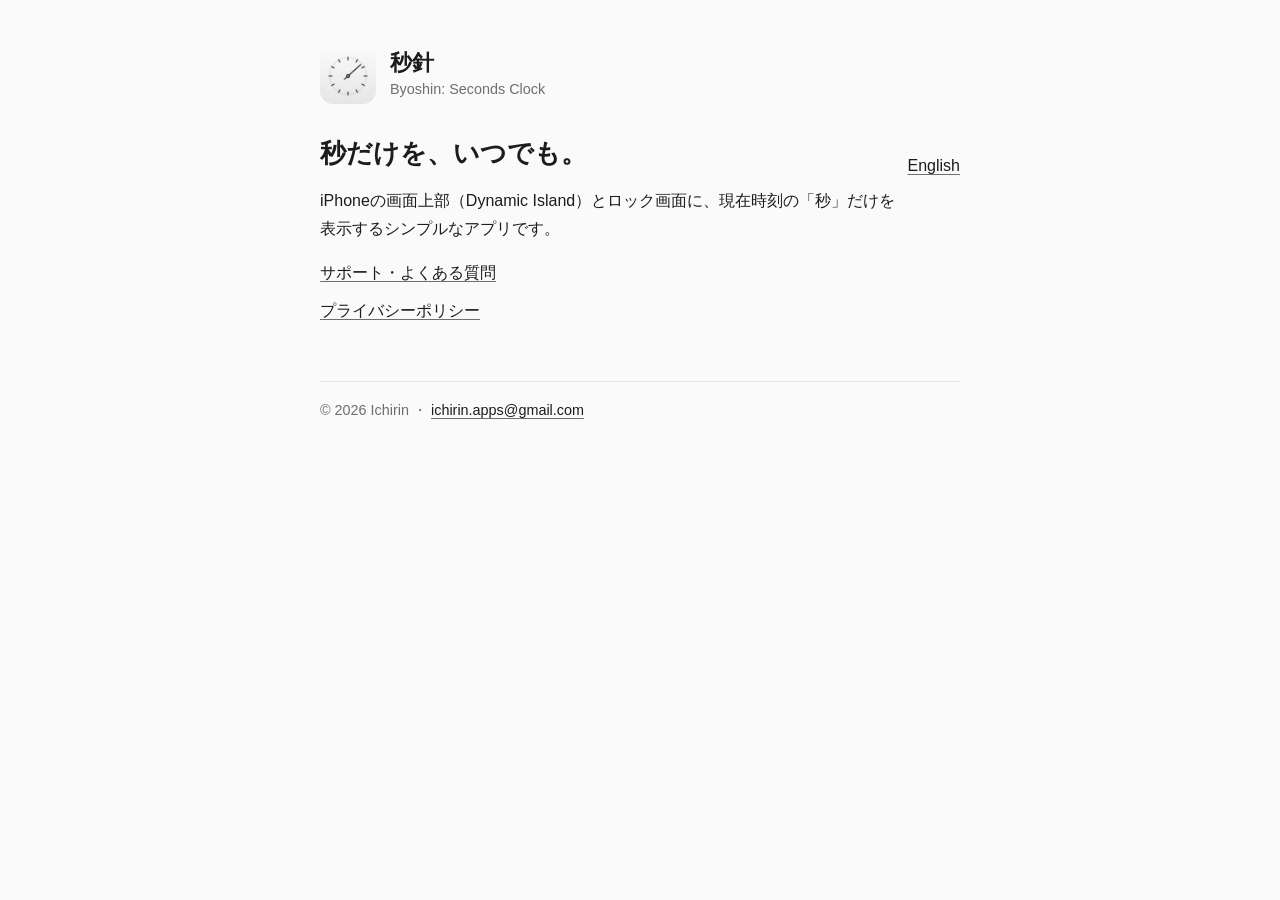
<file: index.html>
<!doctype html>
<html lang="ja">
<head>
<meta charset="utf-8">
<meta name="viewport" content="width=device-width, initial-scale=1">
<title>秒針 - 秒が見える時計</title>
<meta name="description" content="Dynamic Islandとロック画面に秒を表示するiPhoneアプリ「秒針」">
<link rel="icon" href="favicon.png">
<link rel="stylesheet" href="style.css">
</head>
<body>
<main>
<header><img src="icon.png" alt=""><div><div class="title">秒針</div><div class="sub">Byoshin: Seconds Clock</div></div></header>
<p class="lang"><a href="en/">English</a></p>
<h1>秒だけを、いつでも。</h1>
<p>iPhoneの画面上部（Dynamic Island）とロック画面に、現在時刻の「秒」だけを表示するシンプルなアプリです。</p>
<ul class="links">
<li><a href="support.html">サポート・よくある質問</a></li>
<li><a href="privacy.html">プライバシーポリシー</a></li>
</ul>
<footer>© 2026 Ichirin ・ <a href="mailto:ichirin.apps@gmail.com">ichirin.apps@gmail.com</a></footer>
</main>
</body>
</html>
</file>
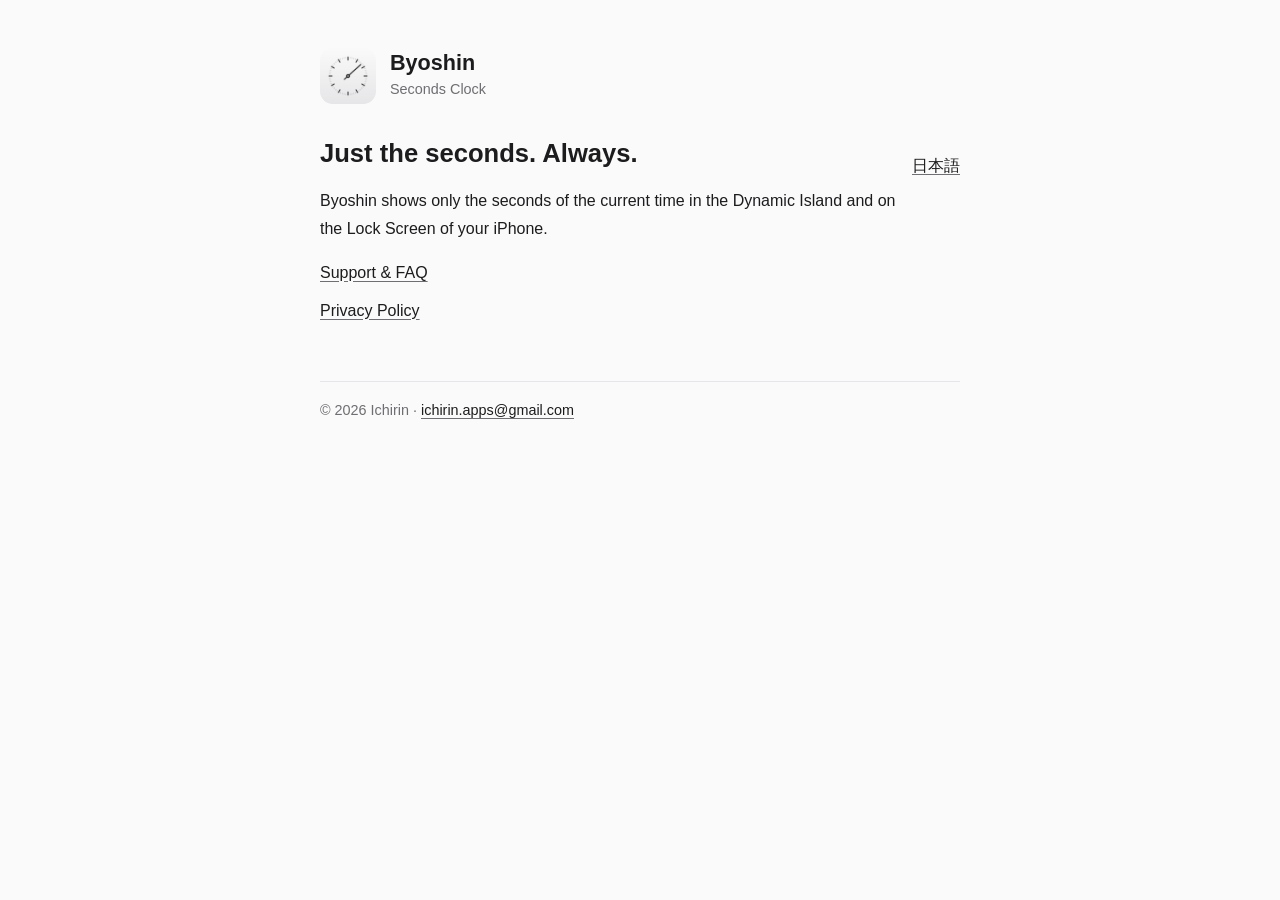
<file: en/index.html>
<!doctype html>
<html lang="en">
<head>
<meta charset="utf-8">
<meta name="viewport" content="width=device-width, initial-scale=1">
<title>Byoshin: Seconds Clock</title>
<meta name="description" content="Byoshin shows the seconds in the Dynamic Island and on the Lock Screen of your iPhone.">
<link rel="icon" href="../favicon.png">
<link rel="stylesheet" href="../style.css">
</head>
<body>
<main>
<header><img src="../icon.png" alt=""><div><div class="title">Byoshin</div><div class="sub">Seconds Clock</div></div></header>
<p class="lang"><a href="../">日本語</a></p>
<h1>Just the seconds. Always.</h1>
<p>Byoshin shows only the seconds of the current time in the Dynamic Island and on the Lock Screen of your iPhone.</p>
<ul class="links">
<li><a href="support.html">Support &amp; FAQ</a></li>
<li><a href="privacy.html">Privacy Policy</a></li>
</ul>
<footer>© 2026 Ichirin · <a href="mailto:ichirin.apps@gmail.com">ichirin.apps@gmail.com</a></footer>
</main>
</body>
</html>
</file>
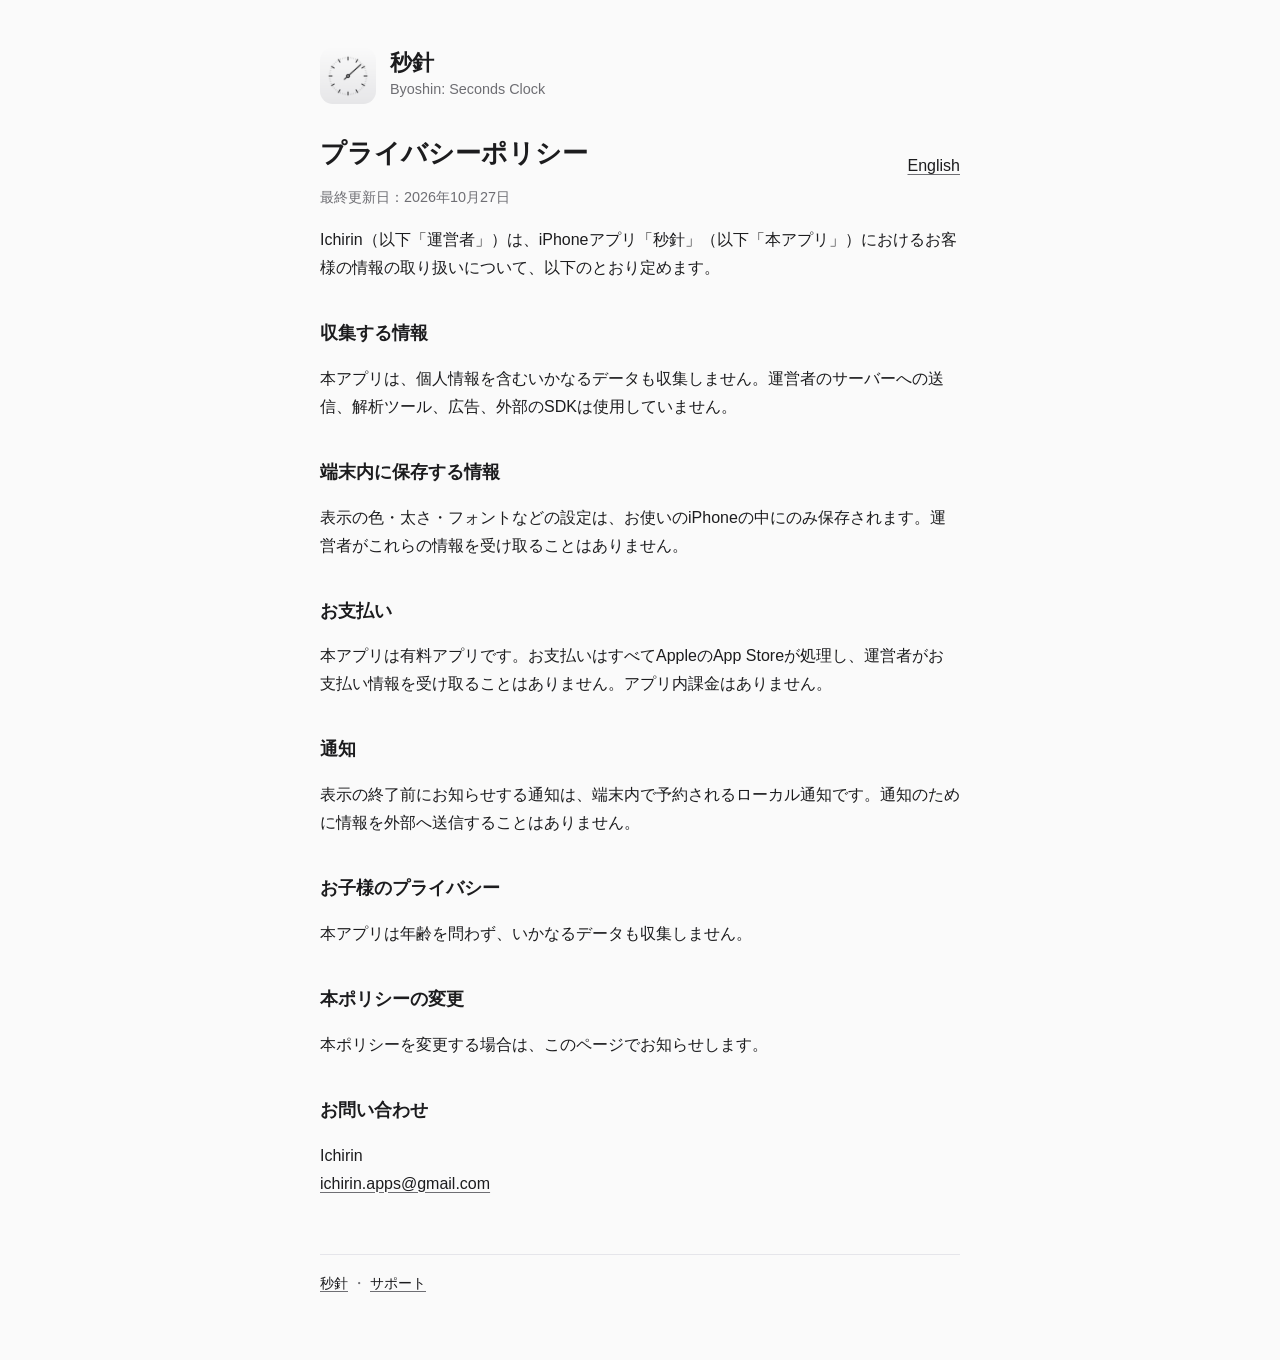
<file: privacy.html>
<!doctype html>
<html lang="ja">
<head>
<meta charset="utf-8">
<meta name="viewport" content="width=device-width, initial-scale=1">
<title>プライバシーポリシー - 秒針</title>
<link rel="icon" href="favicon.png">
<link rel="stylesheet" href="style.css">
</head>
<body>
<main>
<header><img src="icon.png" alt=""><div><div class="title">秒針</div><div class="sub">Byoshin: Seconds Clock</div></div></header>
<p class="lang"><a href="en/privacy.html">English</a></p>
<h1>プライバシーポリシー</h1>
<p class="updated">最終更新日：2026年10月27日</p>
<p>Ichirin（以下「運営者」）は、iPhoneアプリ「秒針」（以下「本アプリ」）におけるお客様の情報の取り扱いについて、以下のとおり定めます。</p>
<h2>収集する情報</h2>
<p>本アプリは、個人情報を含むいかなるデータも収集しません。運営者のサーバーへの送信、解析ツール、広告、外部のSDKは使用していません。</p>
<h2>端末内に保存する情報</h2>
<p>表示の色・太さ・フォントなどの設定は、お使いのiPhoneの中にのみ保存されます。運営者がこれらの情報を受け取ることはありません。</p>
<h2>お支払い</h2>
<p>本アプリは有料アプリです。お支払いはすべてAppleのApp Storeが処理し、運営者がお支払い情報を受け取ることはありません。アプリ内課金はありません。</p>
<h2>通知</h2>
<p>表示の終了前にお知らせする通知は、端末内で予約されるローカル通知です。通知のために情報を外部へ送信することはありません。</p>
<h2>お子様のプライバシー</h2>
<p>本アプリは年齢を問わず、いかなるデータも収集しません。</p>
<h2>本ポリシーの変更</h2>
<p>本ポリシーを変更する場合は、このページでお知らせします。</p>
<h2>お問い合わせ</h2>
<p>Ichirin<br><a href="mailto:ichirin.apps@gmail.com">ichirin.apps@gmail.com</a></p>
<footer><a href="./">秒針</a> ・ <a href="support.html">サポート</a></footer>
</main>
</body>
</html>
</file>
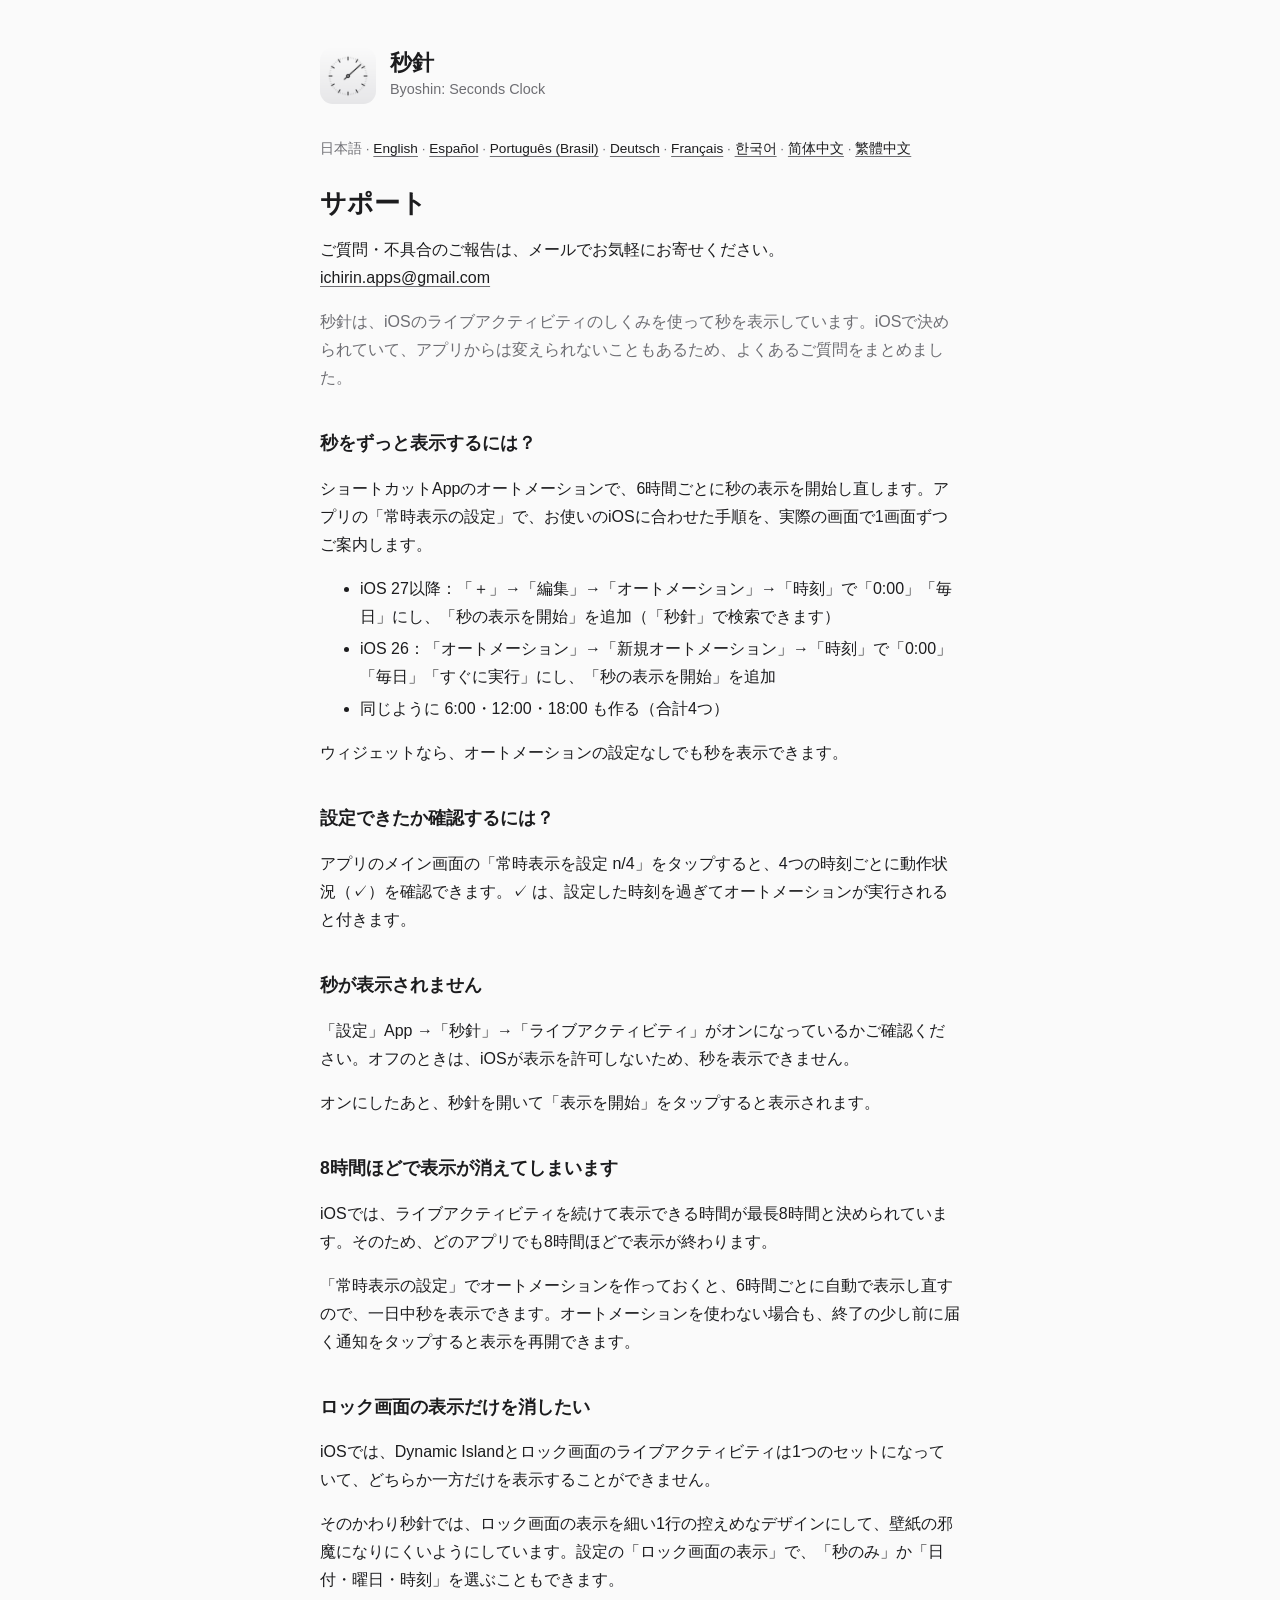
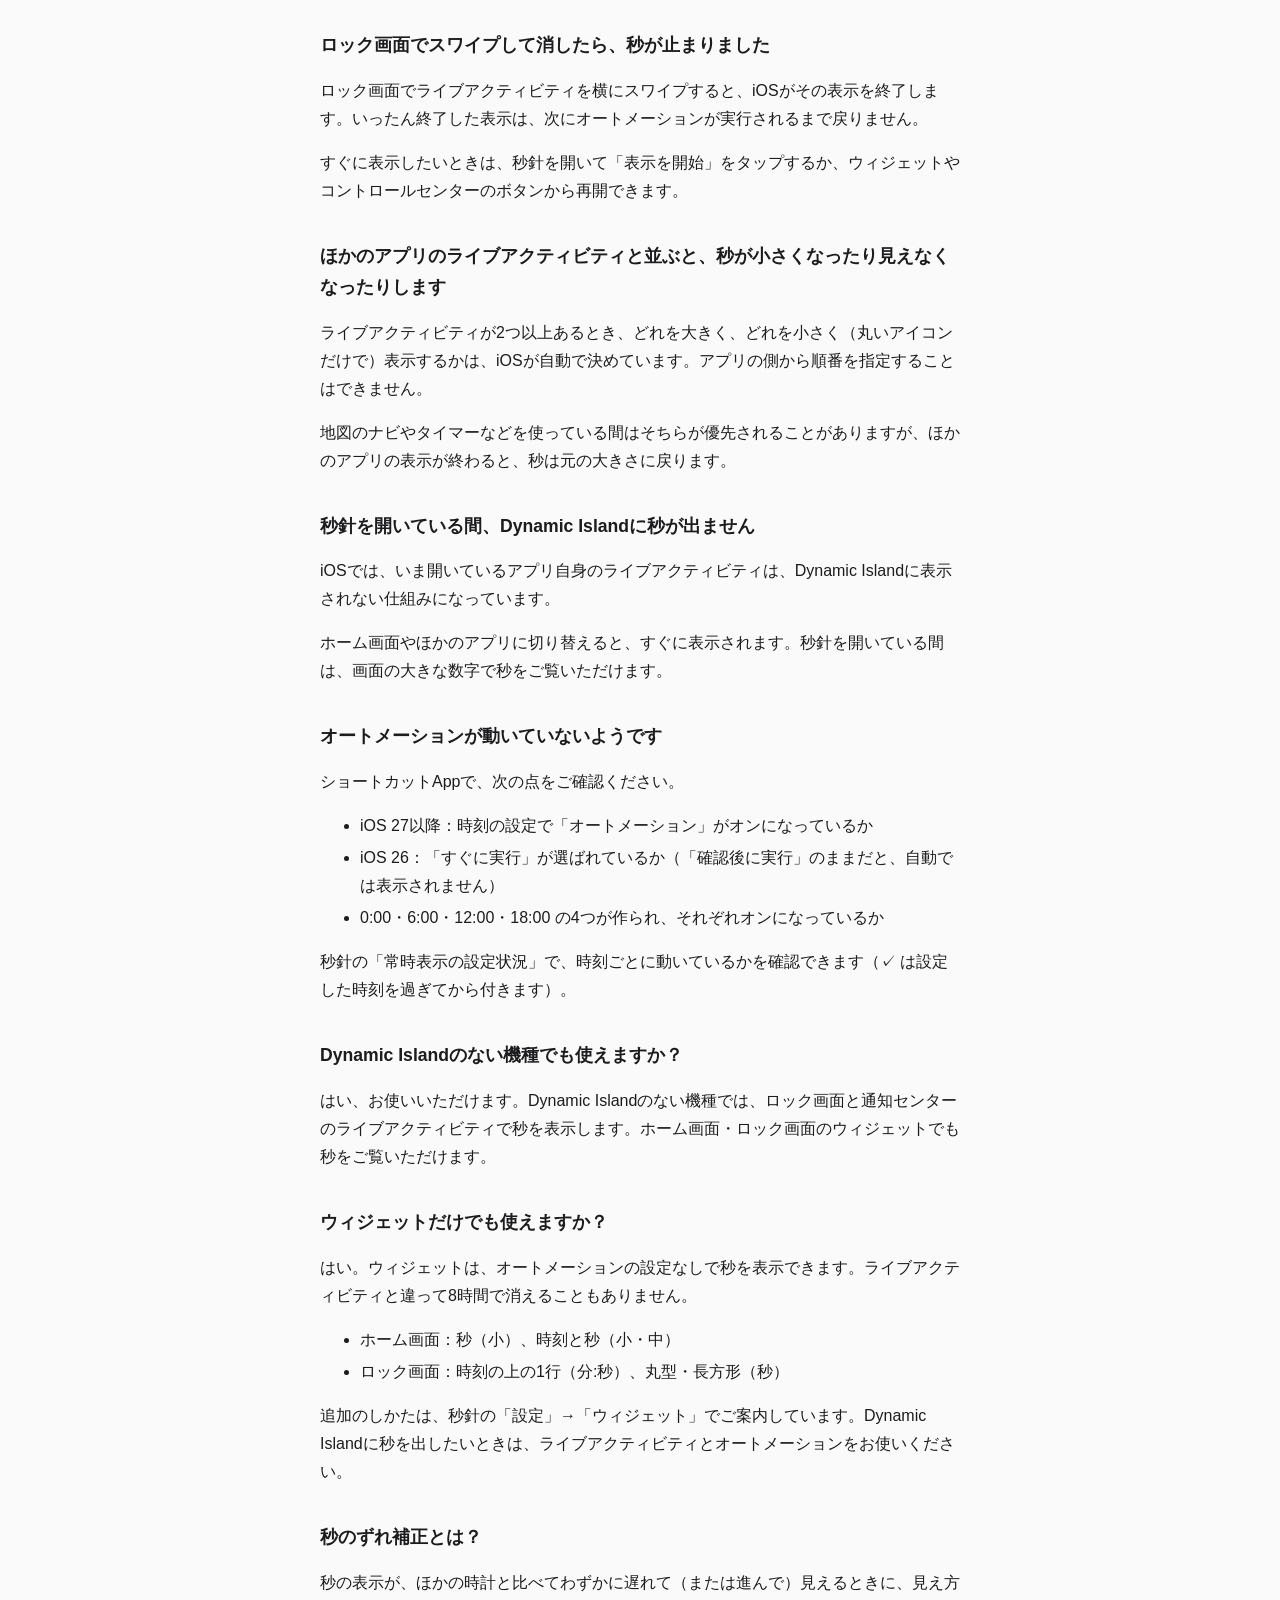
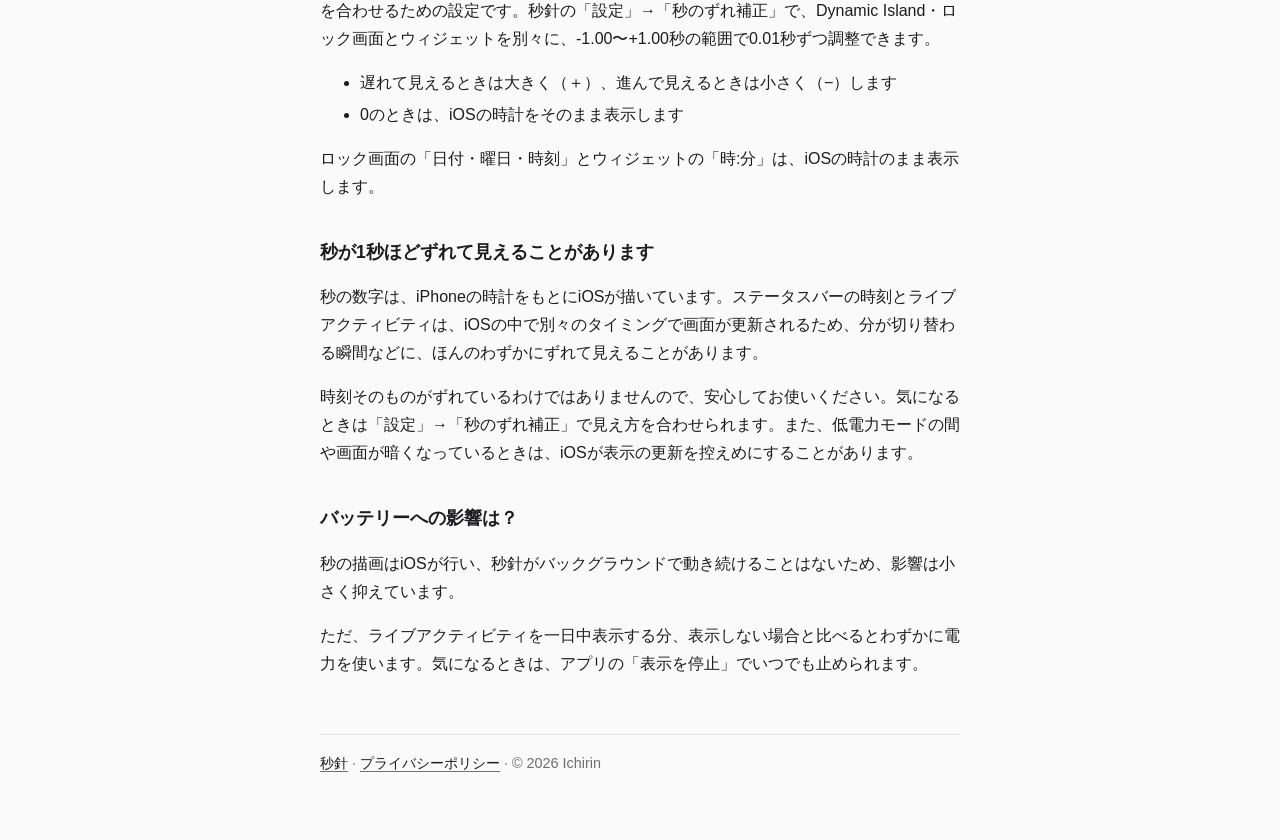
<file: support.html>
<!doctype html>
<html lang="ja">
<head>
<meta charset="utf-8">
<meta name="viewport" content="width=device-width, initial-scale=1">
<title>サポート - 秒針</title>
<link rel="icon" href="favicon.png">
<link rel="stylesheet" href="style.css">
</head>
<body>
<main>
<header><img src="icon.png" alt=""><div><div class="title">秒針</div><div class="sub">Byoshin: Seconds Clock</div></div></header>
<p class="langs">日本語 · <a href="en/support.html">English</a> · <a href="es/support.html">Español</a> · <a href="pt-br/support.html">Português (Brasil)</a> · <a href="de/support.html">Deutsch</a> · <a href="fr/support.html">Français</a> · <a href="ko/support.html">한국어</a> · <a href="zh-hans/support.html">简体中文</a> · <a href="zh-hant/support.html">繁體中文</a></p>
<h1>サポート</h1>
<p>ご質問・不具合のご報告は、メールでお気軽にお寄せください。<br><a href="mailto:ichirin.apps@gmail.com">ichirin.apps@gmail.com</a></p>
<p class="note">秒針は、iOSのライブアクティビティのしくみを使って秒を表示しています。iOSで決められていて、アプリからは変えられないこともあるため、よくあるご質問をまとめました。</p>

<h2 id="always-on">秒をずっと表示するには？</h2>
<p>ショートカットAppのオートメーションで、6時間ごとに秒の表示を開始し直します。アプリの「常時表示の設定」で、お使いのiOSに合わせた手順を、実際の画面で1画面ずつご案内します。</p>
<ul>
<li>iOS 27以降：「＋」→「編集」→「オートメーション」→「時刻」で「0:00」「毎日」にし、「秒の表示を開始」を追加（「秒針」で検索できます）</li>
<li>iOS 26：「オートメーション」→「新規オートメーション」→「時刻」で「0:00」「毎日」「すぐに実行」にし、「秒の表示を開始」を追加</li>
<li>同じように 6:00・12:00・18:00 も作る（合計4つ）</li>
</ul>
<p>ウィジェットなら、オートメーションの設定なしでも秒を表示できます。</p>

<h2 id="status">設定できたか確認するには？</h2>
<p>アプリのメイン画面の「常時表示を設定 n/4」をタップすると、4つの時刻ごとに動作状況（✓）を確認できます。✓ は、設定した時刻を過ぎてオートメーションが実行されると付きます。</p>

<h2 id="not-shown">秒が表示されません</h2>
<p>「設定」App →「秒針」→「ライブアクティビティ」がオンになっているかご確認ください。オフのときは、iOSが表示を許可しないため、秒を表示できません。</p>
<p>オンにしたあと、秒針を開いて「表示を開始」をタップすると表示されます。</p>

<h2 id="eight-hours">8時間ほどで表示が消えてしまいます</h2>
<p>iOSでは、ライブアクティビティを続けて表示できる時間が最長8時間と決められています。そのため、どのアプリでも8時間ほどで表示が終わります。</p>
<p>「常時表示の設定」でオートメーションを作っておくと、6時間ごとに自動で表示し直すので、一日中秒を表示できます。オートメーションを使わない場合も、終了の少し前に届く通知をタップすると表示を再開できます。</p>

<h2 id="lock-screen-only">ロック画面の表示だけを消したい</h2>
<p>iOSでは、Dynamic Islandとロック画面のライブアクティビティは1つのセットになっていて、どちらか一方だけを表示することができません。</p>
<p>そのかわり秒針では、ロック画面の表示を細い1行の控えめなデザインにして、壁紙の邪魔になりにくいようにしています。設定の「ロック画面の表示」で、「秒のみ」か「日付・曜日・時刻」を選ぶこともできます。</p>

<h2 id="swiped-away">ロック画面でスワイプして消したら、秒が止まりました</h2>
<p>ロック画面でライブアクティビティを横にスワイプすると、iOSがその表示を終了します。いったん終了した表示は、次にオートメーションが実行されるまで戻りません。</p>
<p>すぐに表示したいときは、秒針を開いて「表示を開始」をタップするか、ウィジェットやコントロールセンターのボタンから再開できます。</p>

<h2 id="other-activities">ほかのアプリのライブアクティビティと並ぶと、秒が小さくなったり見えなくなったりします</h2>
<p>ライブアクティビティが2つ以上あるとき、どれを大きく、どれを小さく（丸いアイコンだけで）表示するかは、iOSが自動で決めています。アプリの側から順番を指定することはできません。</p>
<p>地図のナビやタイマーなどを使っている間はそちらが優先されることがありますが、ほかのアプリの表示が終わると、秒は元の大きさに戻ります。</p>

<h2 id="app-open">秒針を開いている間、Dynamic Islandに秒が出ません</h2>
<p>iOSでは、いま開いているアプリ自身のライブアクティビティは、Dynamic Islandに表示されない仕組みになっています。</p>
<p>ホーム画面やほかのアプリに切り替えると、すぐに表示されます。秒針を開いている間は、画面の大きな数字で秒をご覧いただけます。</p>

<h2 id="automation">オートメーションが動いていないようです</h2>
<p>ショートカットAppで、次の点をご確認ください。</p>
<ul>
<li>iOS 27以降：時刻の設定で「オートメーション」がオンになっているか</li>
<li>iOS 26：「すぐに実行」が選ばれているか（「確認後に実行」のままだと、自動では表示されません）</li>
<li>0:00・6:00・12:00・18:00 の4つが作られ、それぞれオンになっているか</li>
</ul>
<p>秒針の「常時表示の設定状況」で、時刻ごとに動いているかを確認できます（✓ は設定した時刻を過ぎてから付きます）。</p>

<h2 id="no-island">Dynamic Islandのない機種でも使えますか？</h2>
<p>はい、お使いいただけます。Dynamic Islandのない機種では、ロック画面と通知センターのライブアクティビティで秒を表示します。ホーム画面・ロック画面のウィジェットでも秒をご覧いただけます。</p>

<h2 id="widgets">ウィジェットだけでも使えますか？</h2>
<p>はい。ウィジェットは、オートメーションの設定なしで秒を表示できます。ライブアクティビティと違って8時間で消えることもありません。</p>
<ul>
<li>ホーム画面：秒（小）、時刻と秒（小・中）</li>
<li>ロック画面：時刻の上の1行（分:秒）、丸型・長方形（秒）</li>
</ul>
<p>追加のしかたは、秒針の「設定」→「ウィジェット」でご案内しています。Dynamic Islandに秒を出したいときは、ライブアクティビティとオートメーションをお使いください。</p>

<h2 id="offset-setting">秒のずれ補正とは？</h2>
<p>秒の表示が、ほかの時計と比べてわずかに遅れて（または進んで）見えるときに、見え方を合わせるための設定です。秒針の「設定」→「秒のずれ補正」で、Dynamic Island・ロック画面とウィジェットを別々に、-1.00〜+1.00秒の範囲で0.01秒ずつ調整できます。</p>
<ul>
<li>遅れて見えるときは大きく（＋）、進んで見えるときは小さく（−）します</li>
<li>0のときは、iOSの時計をそのまま表示します</li>
</ul>
<p>ロック画面の「日付・曜日・時刻」とウィジェットの「時:分」は、iOSの時計のまま表示します。</p>

<h2 id="offset">秒が1秒ほどずれて見えることがあります</h2>
<p>秒の数字は、iPhoneの時計をもとにiOSが描いています。ステータスバーの時刻とライブアクティビティは、iOSの中で別々のタイミングで画面が更新されるため、分が切り替わる瞬間などに、ほんのわずかにずれて見えることがあります。</p>
<p>時刻そのものがずれているわけではありませんので、安心してお使いください。気になるときは「設定」→「秒のずれ補正」で見え方を合わせられます。また、低電力モードの間や画面が暗くなっているときは、iOSが表示の更新を控えめにすることがあります。</p>

<h2 id="battery">バッテリーへの影響は？</h2>
<p>秒の描画はiOSが行い、秒針がバックグラウンドで動き続けることはないため、影響は小さく抑えています。</p>
<p>ただ、ライブアクティビティを一日中表示する分、表示しない場合と比べるとわずかに電力を使います。気になるときは、アプリの「表示を停止」でいつでも止められます。</p>

<footer><a href="./">秒針</a> · <a href="privacy.html">プライバシーポリシー</a> · © 2026 Ichirin</footer>
</main>
</body>
</html>
</file>
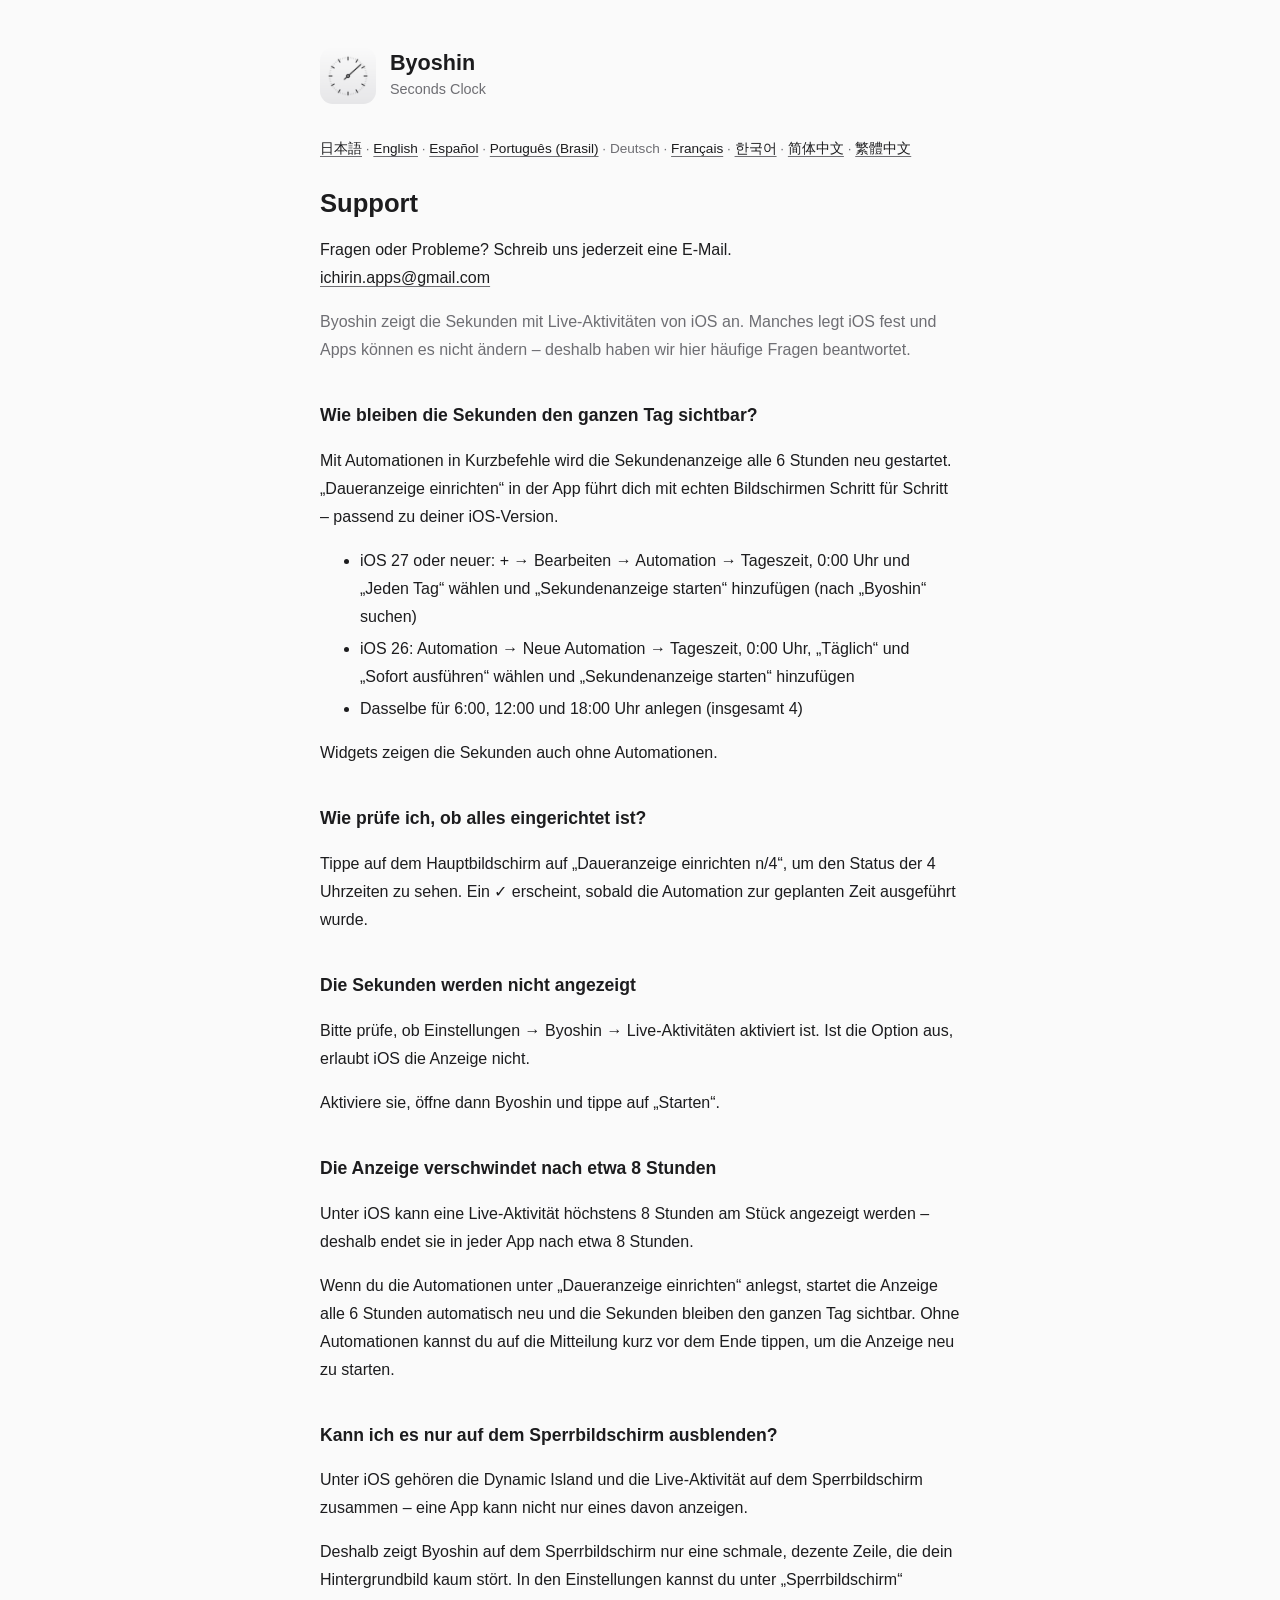
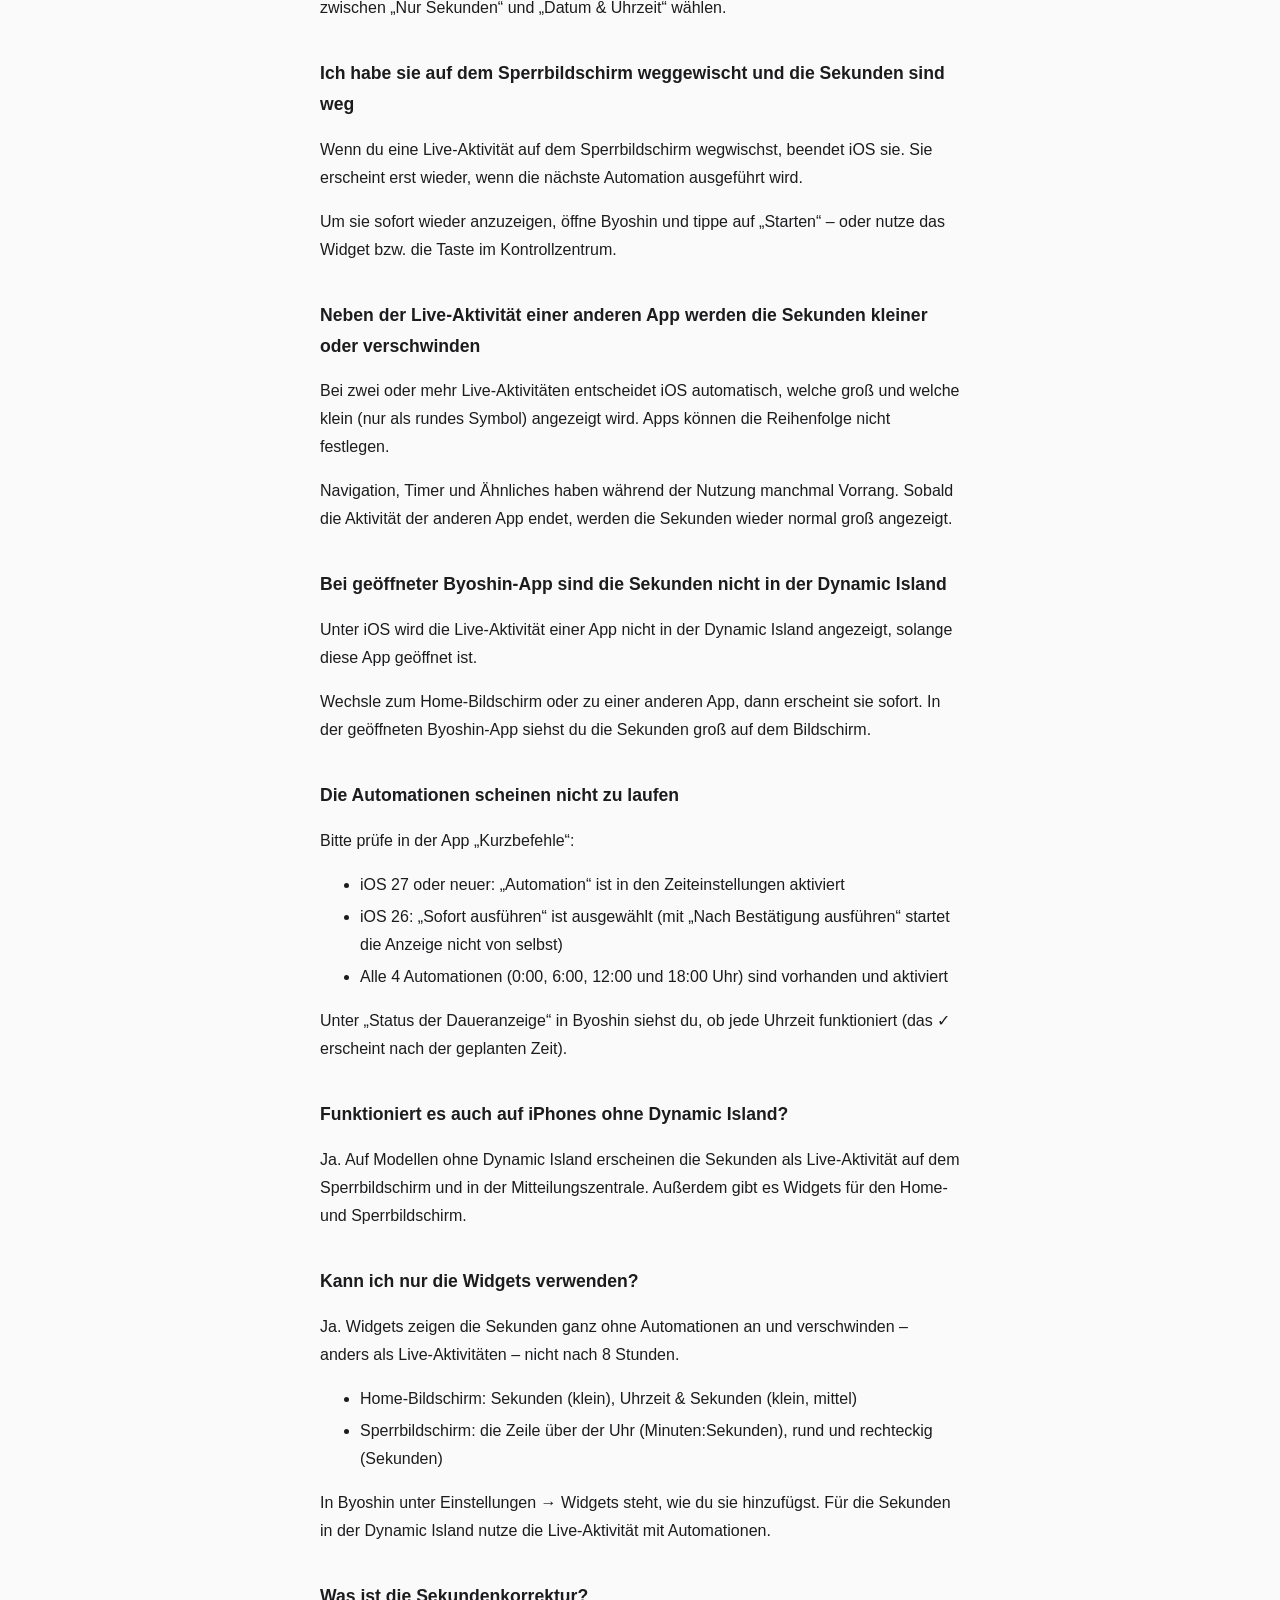
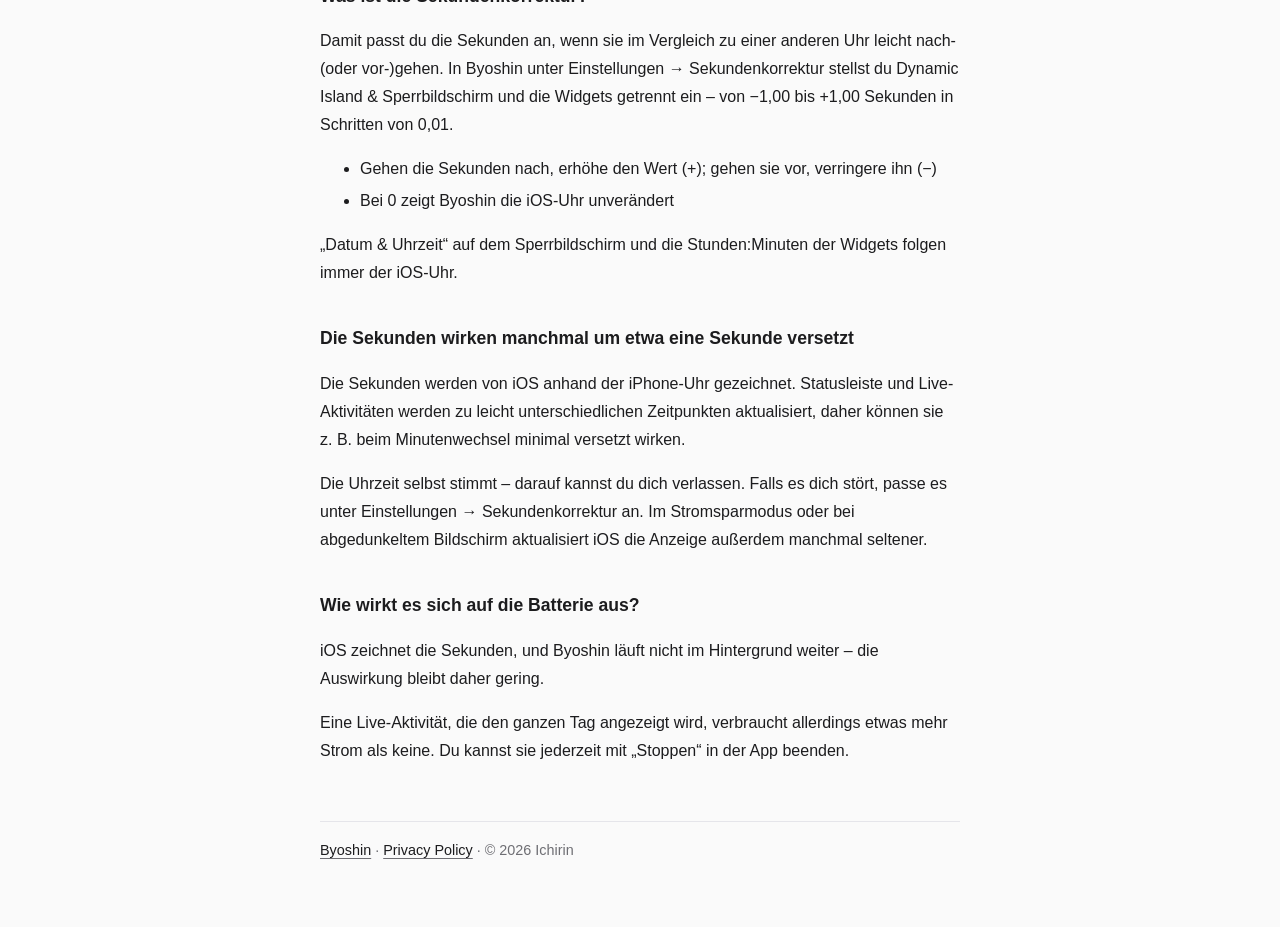
<file: de/support.html>
<!doctype html>
<html lang="de">
<head>
<meta charset="utf-8">
<meta name="viewport" content="width=device-width, initial-scale=1">
<title>Support - Byoshin</title>
<link rel="icon" href="../favicon.png">
<link rel="stylesheet" href="../style.css">
</head>
<body>
<main>
<header><img src="../icon.png" alt=""><div><div class="title">Byoshin</div><div class="sub">Seconds Clock</div></div></header>
<p class="langs"><a href="../support.html">日本語</a> · <a href="../en/support.html">English</a> · <a href="../es/support.html">Español</a> · <a href="../pt-br/support.html">Português (Brasil)</a> · Deutsch · <a href="../fr/support.html">Français</a> · <a href="../ko/support.html">한국어</a> · <a href="../zh-hans/support.html">简体中文</a> · <a href="../zh-hant/support.html">繁體中文</a></p>
<h1>Support</h1>
<p>Fragen oder Probleme? Schreib uns jederzeit eine E-Mail.<br><a href="mailto:ichirin.apps@gmail.com">ichirin.apps@gmail.com</a></p>
<p class="note">Byoshin zeigt die Sekunden mit Live-Aktivitäten von iOS an. Manches legt iOS fest und Apps können es nicht ändern – deshalb haben wir hier häufige Fragen beantwortet.</p>

<h2 id="always-on">Wie bleiben die Sekunden den ganzen Tag sichtbar?</h2>
<p>Mit Automationen in Kurzbefehle wird die Sekundenanzeige alle 6 Stunden neu gestartet. „Daueranzeige einrichten“ in der App führt dich mit echten Bildschirmen Schritt für Schritt – passend zu deiner iOS-Version.</p>
<ul>
<li>iOS 27 oder neuer: + → Bearbeiten → Automation → Tageszeit, 0:00 Uhr und „Jeden Tag“ wählen und „Sekundenanzeige starten“ hinzufügen (nach „Byoshin“ suchen)</li>
<li>iOS 26: Automation → Neue Automation → Tageszeit, 0:00 Uhr, „Täglich“ und „Sofort ausführen“ wählen und „Sekundenanzeige starten“ hinzufügen</li>
<li>Dasselbe für 6:00, 12:00 und 18:00 Uhr anlegen (insgesamt 4)</li>
</ul>
<p>Widgets zeigen die Sekunden auch ohne Automationen.</p>

<h2 id="status">Wie prüfe ich, ob alles eingerichtet ist?</h2>
<p>Tippe auf dem Hauptbildschirm auf „Daueranzeige einrichten n/4“, um den Status der 4 Uhrzeiten zu sehen. Ein ✓ erscheint, sobald die Automation zur geplanten Zeit ausgeführt wurde.</p>

<h2 id="not-shown">Die Sekunden werden nicht angezeigt</h2>
<p>Bitte prüfe, ob Einstellungen → Byoshin → Live-Aktivitäten aktiviert ist. Ist die Option aus, erlaubt iOS die Anzeige nicht.</p>
<p>Aktiviere sie, öffne dann Byoshin und tippe auf „Starten“.</p>

<h2 id="eight-hours">Die Anzeige verschwindet nach etwa 8 Stunden</h2>
<p>Unter iOS kann eine Live-Aktivität höchstens 8 Stunden am Stück angezeigt werden – deshalb endet sie in jeder App nach etwa 8 Stunden.</p>
<p>Wenn du die Automationen unter „Daueranzeige einrichten“ anlegst, startet die Anzeige alle 6 Stunden automatisch neu und die Sekunden bleiben den ganzen Tag sichtbar. Ohne Automationen kannst du auf die Mitteilung kurz vor dem Ende tippen, um die Anzeige neu zu starten.</p>

<h2 id="lock-screen-only">Kann ich es nur auf dem Sperrbildschirm ausblenden?</h2>
<p>Unter iOS gehören die Dynamic Island und die Live-Aktivität auf dem Sperrbildschirm zusammen – eine App kann nicht nur eines davon anzeigen.</p>
<p>Deshalb zeigt Byoshin auf dem Sperrbildschirm nur eine schmale, dezente Zeile, die dein Hintergrundbild kaum stört. In den Einstellungen kannst du unter „Sperrbildschirm“ zwischen „Nur Sekunden“ und „Datum &amp; Uhrzeit“ wählen.</p>

<h2 id="swiped-away">Ich habe sie auf dem Sperrbildschirm weggewischt und die Sekunden sind weg</h2>
<p>Wenn du eine Live-Aktivität auf dem Sperrbildschirm wegwischst, beendet iOS sie. Sie erscheint erst wieder, wenn die nächste Automation ausgeführt wird.</p>
<p>Um sie sofort wieder anzuzeigen, öffne Byoshin und tippe auf „Starten“ – oder nutze das Widget bzw. die Taste im Kontrollzentrum.</p>

<h2 id="other-activities">Neben der Live-Aktivität einer anderen App werden die Sekunden kleiner oder verschwinden</h2>
<p>Bei zwei oder mehr Live-Aktivitäten entscheidet iOS automatisch, welche groß und welche klein (nur als rundes Symbol) angezeigt wird. Apps können die Reihenfolge nicht festlegen.</p>
<p>Navigation, Timer und Ähnliches haben während der Nutzung manchmal Vorrang. Sobald die Aktivität der anderen App endet, werden die Sekunden wieder normal groß angezeigt.</p>

<h2 id="app-open">Bei geöffneter Byoshin-App sind die Sekunden nicht in der Dynamic Island</h2>
<p>Unter iOS wird die Live-Aktivität einer App nicht in der Dynamic Island angezeigt, solange diese App geöffnet ist.</p>
<p>Wechsle zum Home-Bildschirm oder zu einer anderen App, dann erscheint sie sofort. In der geöffneten Byoshin-App siehst du die Sekunden groß auf dem Bildschirm.</p>

<h2 id="automation">Die Automationen scheinen nicht zu laufen</h2>
<p>Bitte prüfe in der App „Kurzbefehle“:</p>
<ul>
<li>iOS 27 oder neuer: „Automation“ ist in den Zeiteinstellungen aktiviert</li>
<li>iOS 26: „Sofort ausführen“ ist ausgewählt (mit „Nach Bestätigung ausführen“ startet die Anzeige nicht von selbst)</li>
<li>Alle 4 Automationen (0:00, 6:00, 12:00 und 18:00 Uhr) sind vorhanden und aktiviert</li>
</ul>
<p>Unter „Status der Daueranzeige“ in Byoshin siehst du, ob jede Uhrzeit funktioniert (das ✓ erscheint nach der geplanten Zeit).</p>

<h2 id="no-island">Funktioniert es auch auf iPhones ohne Dynamic Island?</h2>
<p>Ja. Auf Modellen ohne Dynamic Island erscheinen die Sekunden als Live-Aktivität auf dem Sperrbildschirm und in der Mitteilungszentrale. Außerdem gibt es Widgets für den Home- und Sperrbildschirm.</p>

<h2 id="widgets">Kann ich nur die Widgets verwenden?</h2>
<p>Ja. Widgets zeigen die Sekunden ganz ohne Automationen an und verschwinden – anders als Live-Aktivitäten – nicht nach 8 Stunden.</p>
<ul>
<li>Home-Bildschirm: Sekunden (klein), Uhrzeit &amp; Sekunden (klein, mittel)</li>
<li>Sperrbildschirm: die Zeile über der Uhr (Minuten:Sekunden), rund und rechteckig (Sekunden)</li>
</ul>
<p>In Byoshin unter Einstellungen → Widgets steht, wie du sie hinzufügst. Für die Sekunden in der Dynamic Island nutze die Live-Aktivität mit Automationen.</p>

<h2 id="offset-setting">Was ist die Sekundenkorrektur?</h2>
<p>Damit passt du die Sekunden an, wenn sie im Vergleich zu einer anderen Uhr leicht nach- (oder vor-)gehen. In Byoshin unter Einstellungen → Sekundenkorrektur stellst du Dynamic Island &amp; Sperrbildschirm und die Widgets getrennt ein – von −1,00 bis +1,00 Sekunden in Schritten von 0,01.</p>
<ul>
<li>Gehen die Sekunden nach, erhöhe den Wert (+); gehen sie vor, verringere ihn (−)</li>
<li>Bei 0 zeigt Byoshin die iOS-Uhr unverändert</li>
</ul>
<p>„Datum &amp; Uhrzeit“ auf dem Sperrbildschirm und die Stunden:Minuten der Widgets folgen immer der iOS-Uhr.</p>

<h2 id="offset">Die Sekunden wirken manchmal um etwa eine Sekunde versetzt</h2>
<p>Die Sekunden werden von iOS anhand der iPhone-Uhr gezeichnet. Statusleiste und Live-Aktivitäten werden zu leicht unterschiedlichen Zeitpunkten aktualisiert, daher können sie z. B. beim Minutenwechsel minimal versetzt wirken.</p>
<p>Die Uhrzeit selbst stimmt – darauf kannst du dich verlassen. Falls es dich stört, passe es unter Einstellungen → Sekundenkorrektur an. Im Stromsparmodus oder bei abgedunkeltem Bildschirm aktualisiert iOS die Anzeige außerdem manchmal seltener.</p>

<h2 id="battery">Wie wirkt es sich auf die Batterie aus?</h2>
<p>iOS zeichnet die Sekunden, und Byoshin läuft nicht im Hintergrund weiter – die Auswirkung bleibt daher gering.</p>
<p>Eine Live-Aktivität, die den ganzen Tag angezeigt wird, verbraucht allerdings etwas mehr Strom als keine. Du kannst sie jederzeit mit „Stoppen“ in der App beenden.</p>

<footer><a href="../en/">Byoshin</a> · <a href="../en/privacy.html">Privacy Policy</a> · © 2026 Ichirin</footer>
</main>
</body>
</html>
</file>
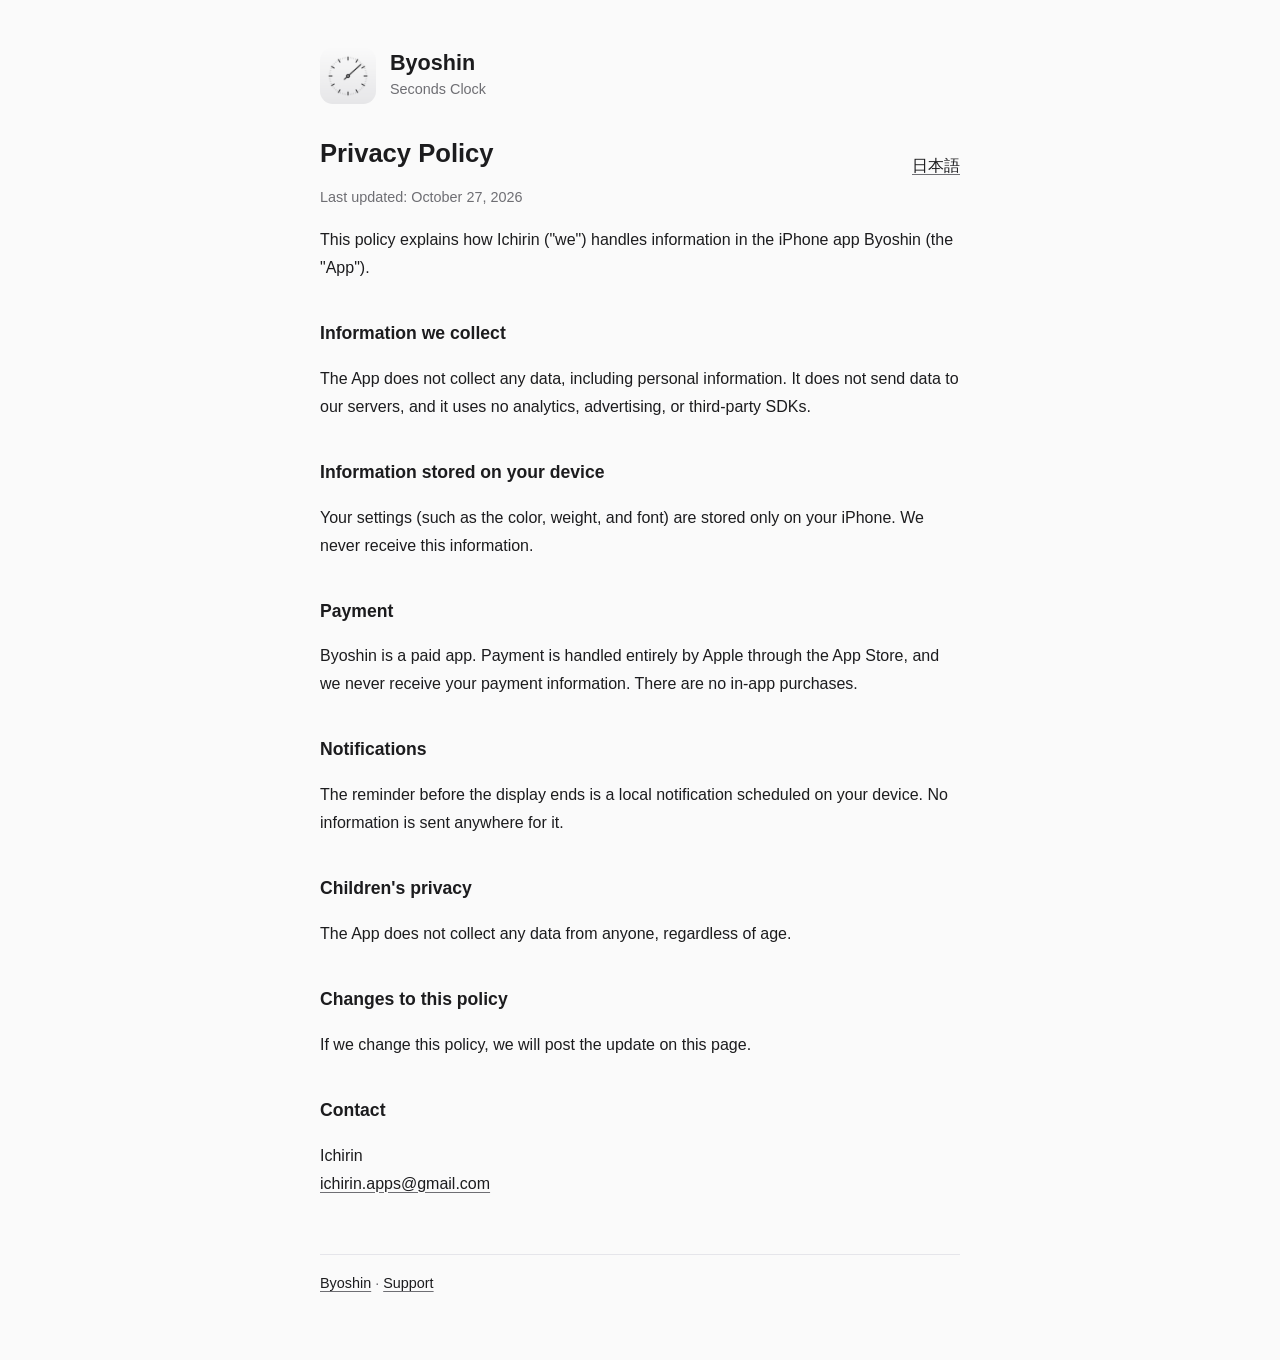
<file: en/privacy.html>
<!doctype html>
<html lang="en">
<head>
<meta charset="utf-8">
<meta name="viewport" content="width=device-width, initial-scale=1">
<title>Privacy Policy - Byoshin</title>
<link rel="icon" href="../favicon.png">
<link rel="stylesheet" href="../style.css">
</head>
<body>
<main>
<header><img src="../icon.png" alt=""><div><div class="title">Byoshin</div><div class="sub">Seconds Clock</div></div></header>
<p class="lang"><a href="../privacy.html">日本語</a></p>
<h1>Privacy Policy</h1>
<p class="updated">Last updated: October 27, 2026</p>
<p>This policy explains how Ichirin ("we") handles information in the iPhone app Byoshin (the "App").</p>
<h2>Information we collect</h2>
<p>The App does not collect any data, including personal information. It does not send data to our servers, and it uses no analytics, advertising, or third-party SDKs.</p>
<h2>Information stored on your device</h2>
<p>Your settings (such as the color, weight, and font) are stored only on your iPhone. We never receive this information.</p>
<h2>Payment</h2>
<p>Byoshin is a paid app. Payment is handled entirely by Apple through the App Store, and we never receive your payment information. There are no in-app purchases.</p>
<h2>Notifications</h2>
<p>The reminder before the display ends is a local notification scheduled on your device. No information is sent anywhere for it.</p>
<h2>Children's privacy</h2>
<p>The App does not collect any data from anyone, regardless of age.</p>
<h2>Changes to this policy</h2>
<p>If we change this policy, we will post the update on this page.</p>
<h2>Contact</h2>
<p>Ichirin<br><a href="mailto:ichirin.apps@gmail.com">ichirin.apps@gmail.com</a></p>
<footer><a href="./">Byoshin</a> · <a href="support.html">Support</a></footer>
</main>
</body>
</html>
</file>
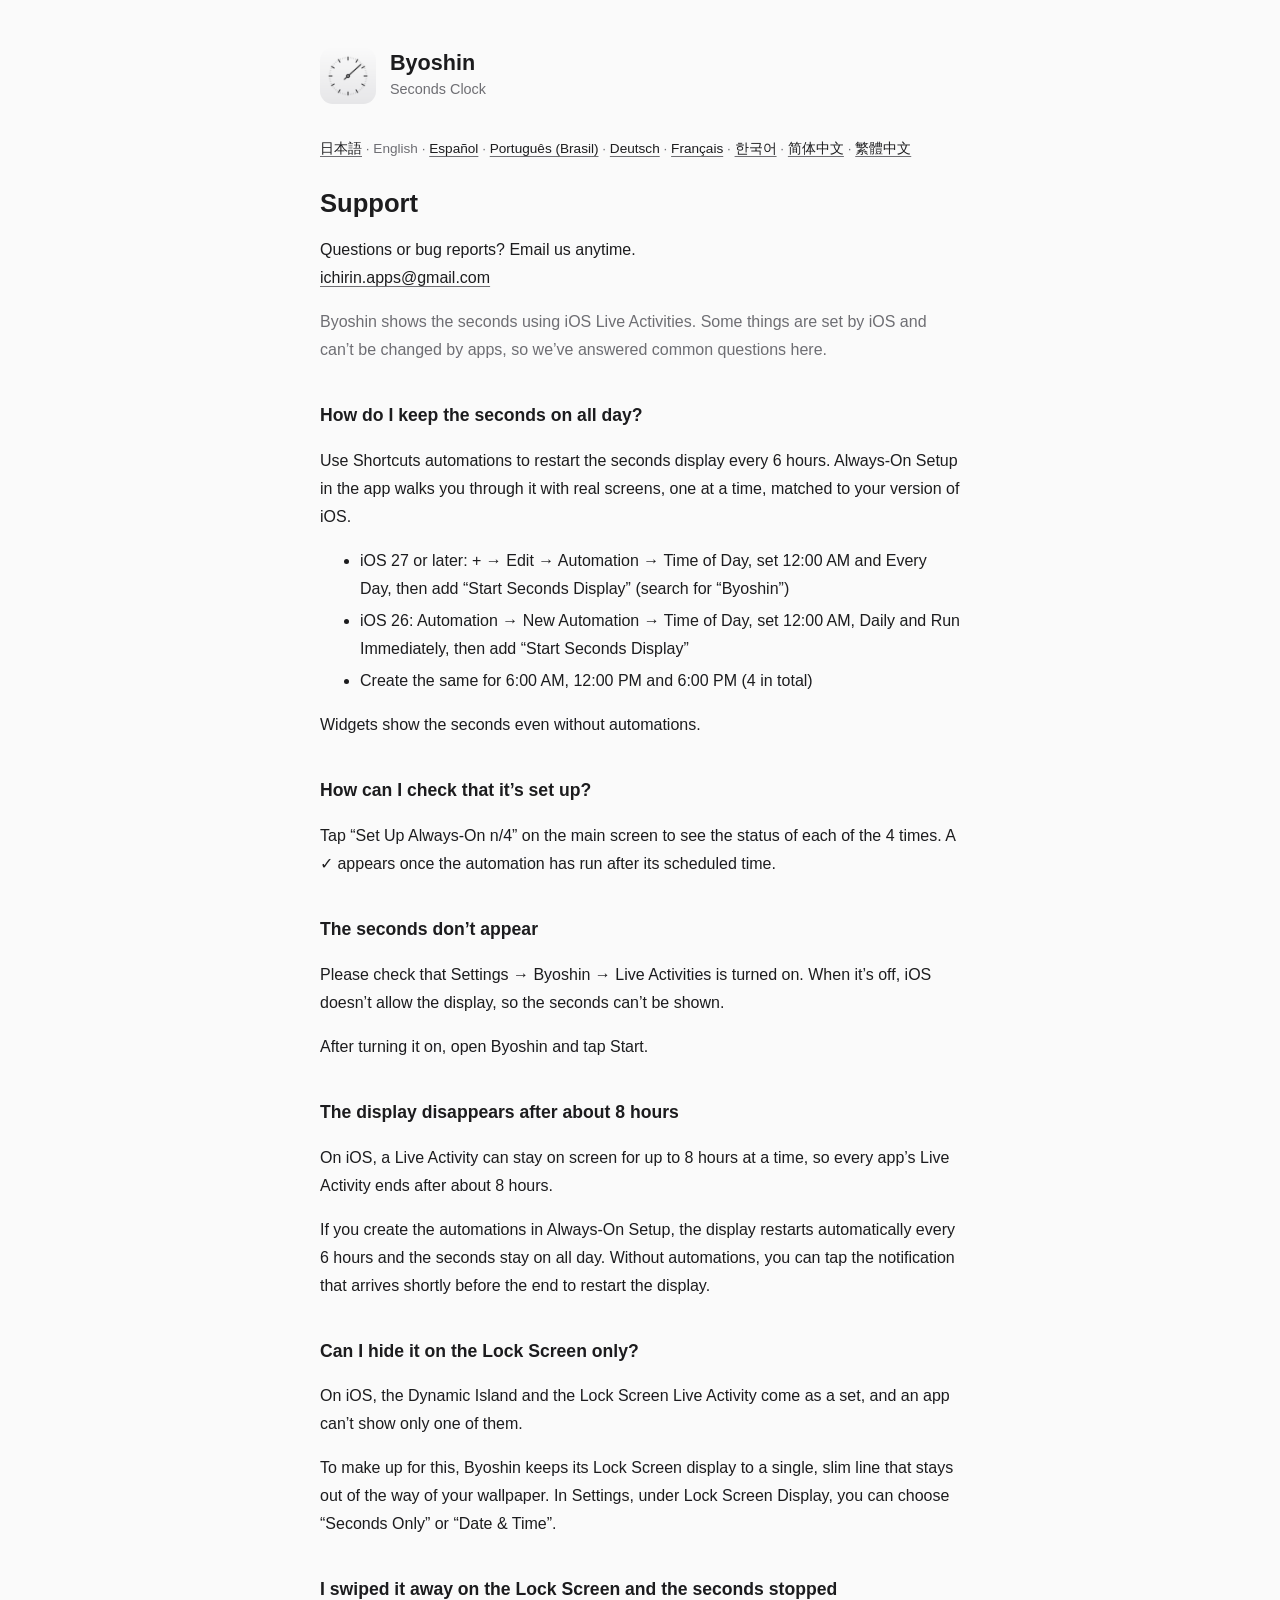
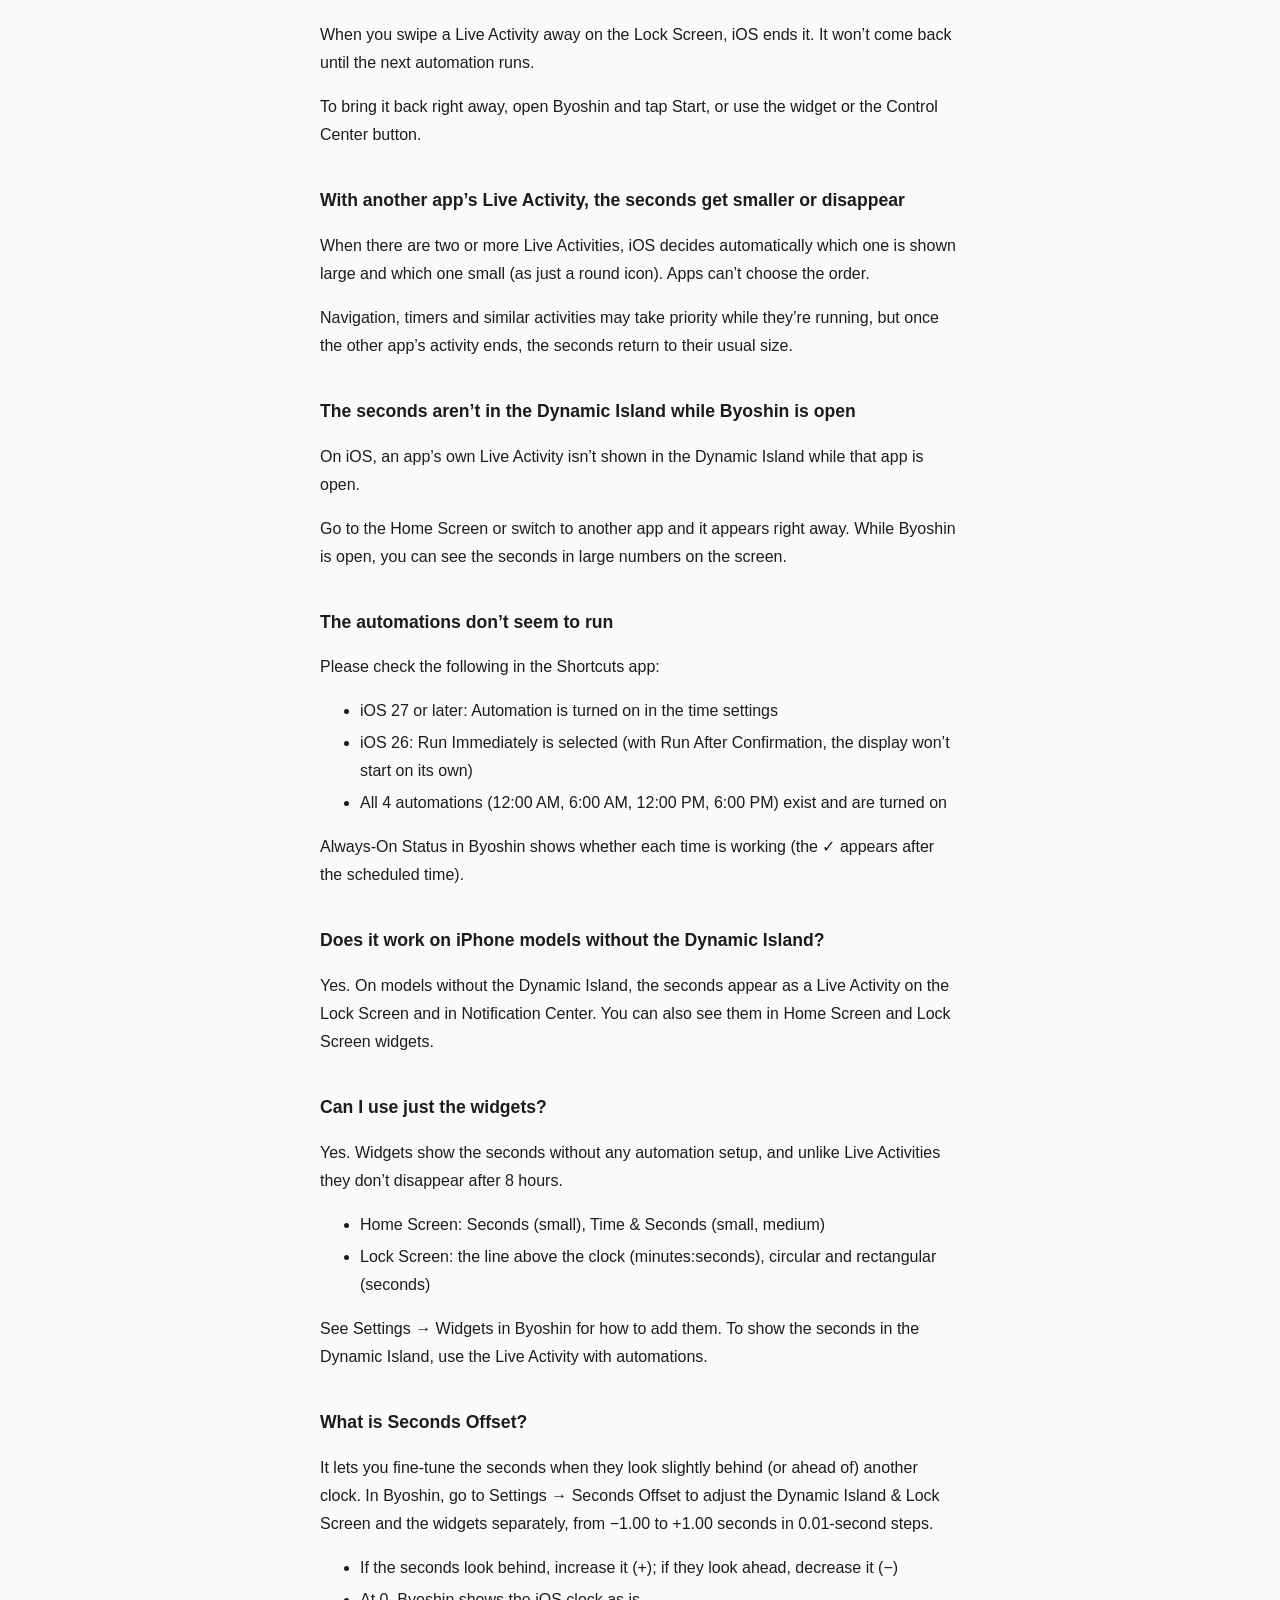
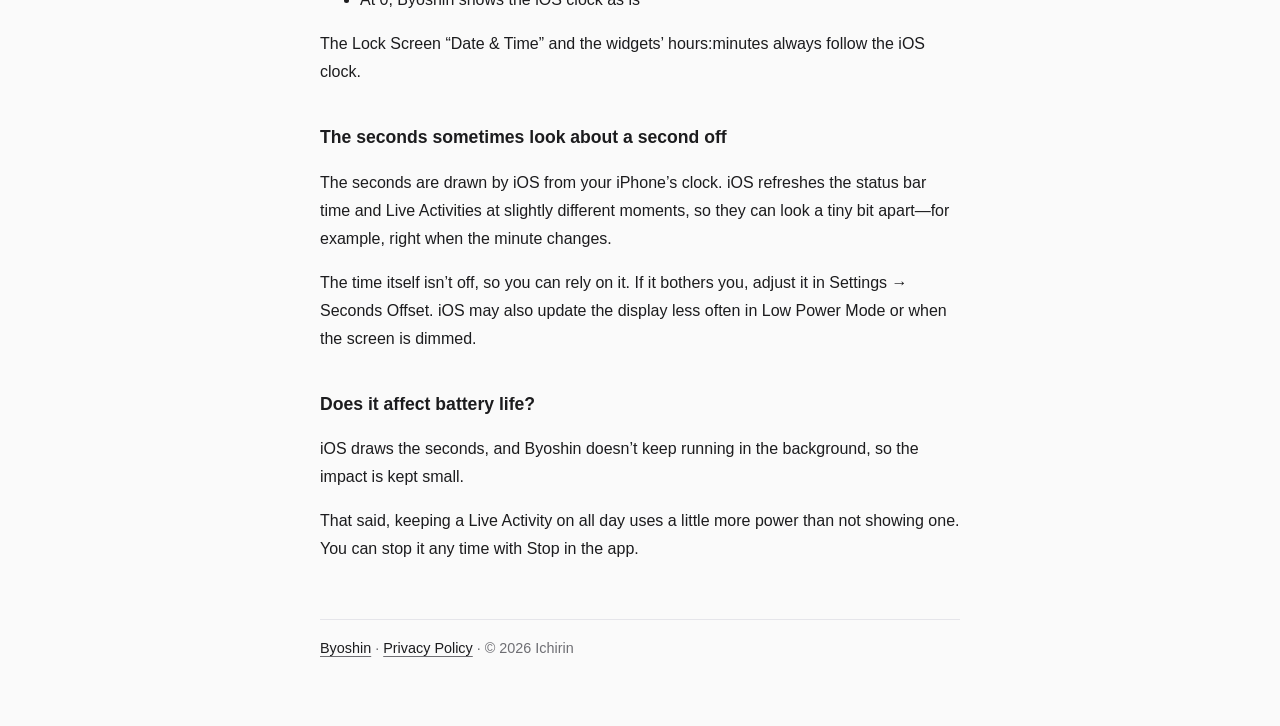
<file: en/support.html>
<!doctype html>
<html lang="en">
<head>
<meta charset="utf-8">
<meta name="viewport" content="width=device-width, initial-scale=1">
<title>Support - Byoshin</title>
<link rel="icon" href="../favicon.png">
<link rel="stylesheet" href="../style.css">
</head>
<body>
<main>
<header><img src="../icon.png" alt=""><div><div class="title">Byoshin</div><div class="sub">Seconds Clock</div></div></header>
<p class="langs"><a href="../support.html">日本語</a> · English · <a href="../es/support.html">Español</a> · <a href="../pt-br/support.html">Português (Brasil)</a> · <a href="../de/support.html">Deutsch</a> · <a href="../fr/support.html">Français</a> · <a href="../ko/support.html">한국어</a> · <a href="../zh-hans/support.html">简体中文</a> · <a href="../zh-hant/support.html">繁體中文</a></p>
<h1>Support</h1>
<p>Questions or bug reports? Email us anytime.<br><a href="mailto:ichirin.apps@gmail.com">ichirin.apps@gmail.com</a></p>
<p class="note">Byoshin shows the seconds using iOS Live Activities. Some things are set by iOS and can’t be changed by apps, so we’ve answered common questions here.</p>

<h2 id="always-on">How do I keep the seconds on all day?</h2>
<p>Use Shortcuts automations to restart the seconds display every 6 hours. Always-On Setup in the app walks you through it with real screens, one at a time, matched to your version of iOS.</p>
<ul>
<li>iOS 27 or later: + → Edit → Automation → Time of Day, set 12:00 AM and Every Day, then add “Start Seconds Display” (search for “Byoshin”)</li>
<li>iOS 26: Automation → New Automation → Time of Day, set 12:00 AM, Daily and Run Immediately, then add “Start Seconds Display”</li>
<li>Create the same for 6:00 AM, 12:00 PM and 6:00 PM (4 in total)</li>
</ul>
<p>Widgets show the seconds even without automations.</p>

<h2 id="status">How can I check that it’s set up?</h2>
<p>Tap “Set Up Always-On n/4” on the main screen to see the status of each of the 4 times. A ✓ appears once the automation has run after its scheduled time.</p>

<h2 id="not-shown">The seconds don’t appear</h2>
<p>Please check that Settings → Byoshin → Live Activities is turned on. When it’s off, iOS doesn’t allow the display, so the seconds can’t be shown.</p>
<p>After turning it on, open Byoshin and tap Start.</p>

<h2 id="eight-hours">The display disappears after about 8 hours</h2>
<p>On iOS, a Live Activity can stay on screen for up to 8 hours at a time, so every app’s Live Activity ends after about 8 hours.</p>
<p>If you create the automations in Always-On Setup, the display restarts automatically every 6 hours and the seconds stay on all day. Without automations, you can tap the notification that arrives shortly before the end to restart the display.</p>

<h2 id="lock-screen-only">Can I hide it on the Lock Screen only?</h2>
<p>On iOS, the Dynamic Island and the Lock Screen Live Activity come as a set, and an app can’t show only one of them.</p>
<p>To make up for this, Byoshin keeps its Lock Screen display to a single, slim line that stays out of the way of your wallpaper. In Settings, under Lock Screen Display, you can choose “Seconds Only” or “Date &amp; Time”.</p>

<h2 id="swiped-away">I swiped it away on the Lock Screen and the seconds stopped</h2>
<p>When you swipe a Live Activity away on the Lock Screen, iOS ends it. It won’t come back until the next automation runs.</p>
<p>To bring it back right away, open Byoshin and tap Start, or use the widget or the Control Center button.</p>

<h2 id="other-activities">With another app’s Live Activity, the seconds get smaller or disappear</h2>
<p>When there are two or more Live Activities, iOS decides automatically which one is shown large and which one small (as just a round icon). Apps can’t choose the order.</p>
<p>Navigation, timers and similar activities may take priority while they’re running, but once the other app’s activity ends, the seconds return to their usual size.</p>

<h2 id="app-open">The seconds aren’t in the Dynamic Island while Byoshin is open</h2>
<p>On iOS, an app’s own Live Activity isn’t shown in the Dynamic Island while that app is open.</p>
<p>Go to the Home Screen or switch to another app and it appears right away. While Byoshin is open, you can see the seconds in large numbers on the screen.</p>

<h2 id="automation">The automations don’t seem to run</h2>
<p>Please check the following in the Shortcuts app:</p>
<ul>
<li>iOS 27 or later: Automation is turned on in the time settings</li>
<li>iOS 26: Run Immediately is selected (with Run After Confirmation, the display won’t start on its own)</li>
<li>All 4 automations (12:00 AM, 6:00 AM, 12:00 PM, 6:00 PM) exist and are turned on</li>
</ul>
<p>Always-On Status in Byoshin shows whether each time is working (the ✓ appears after the scheduled time).</p>

<h2 id="no-island">Does it work on iPhone models without the Dynamic Island?</h2>
<p>Yes. On models without the Dynamic Island, the seconds appear as a Live Activity on the Lock Screen and in Notification Center. You can also see them in Home Screen and Lock Screen widgets.</p>

<h2 id="widgets">Can I use just the widgets?</h2>
<p>Yes. Widgets show the seconds without any automation setup, and unlike Live Activities they don’t disappear after 8 hours.</p>
<ul>
<li>Home Screen: Seconds (small), Time &amp; Seconds (small, medium)</li>
<li>Lock Screen: the line above the clock (minutes:seconds), circular and rectangular (seconds)</li>
</ul>
<p>See Settings → Widgets in Byoshin for how to add them. To show the seconds in the Dynamic Island, use the Live Activity with automations.</p>

<h2 id="offset-setting">What is Seconds Offset?</h2>
<p>It lets you fine-tune the seconds when they look slightly behind (or ahead of) another clock. In Byoshin, go to Settings → Seconds Offset to adjust the Dynamic Island &amp; Lock Screen and the widgets separately, from −1.00 to +1.00 seconds in 0.01-second steps.</p>
<ul>
<li>If the seconds look behind, increase it (+); if they look ahead, decrease it (−)</li>
<li>At 0, Byoshin shows the iOS clock as is</li>
</ul>
<p>The Lock Screen “Date &amp; Time” and the widgets’ hours:minutes always follow the iOS clock.</p>

<h2 id="offset">The seconds sometimes look about a second off</h2>
<p>The seconds are drawn by iOS from your iPhone’s clock. iOS refreshes the status bar time and Live Activities at slightly different moments, so they can look a tiny bit apart—for example, right when the minute changes.</p>
<p>The time itself isn’t off, so you can rely on it. If it bothers you, adjust it in Settings → Seconds Offset. iOS may also update the display less often in Low Power Mode or when the screen is dimmed.</p>

<h2 id="battery">Does it affect battery life?</h2>
<p>iOS draws the seconds, and Byoshin doesn’t keep running in the background, so the impact is kept small.</p>
<p>That said, keeping a Live Activity on all day uses a little more power than not showing one. You can stop it any time with Stop in the app.</p>

<footer><a href="./">Byoshin</a> · <a href="privacy.html">Privacy Policy</a> · © 2026 Ichirin</footer>
</main>
</body>
</html>
</file>
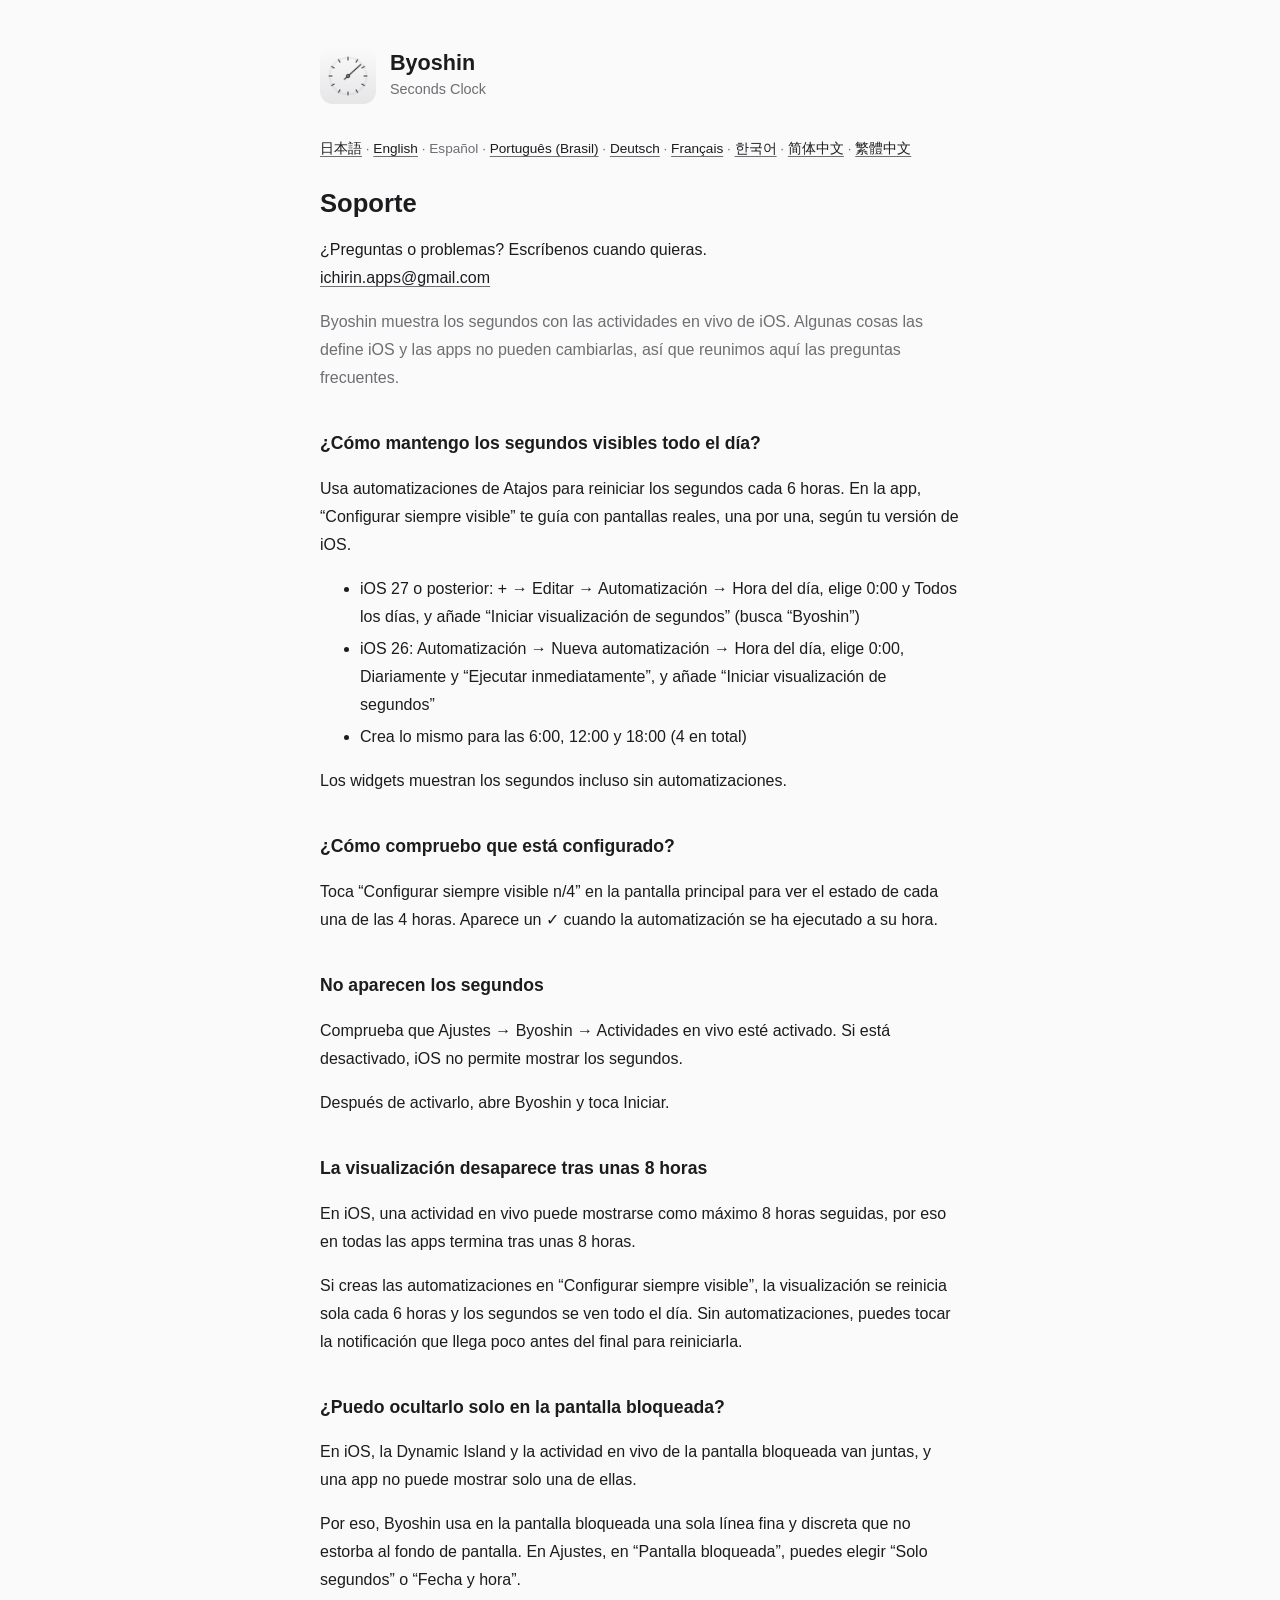
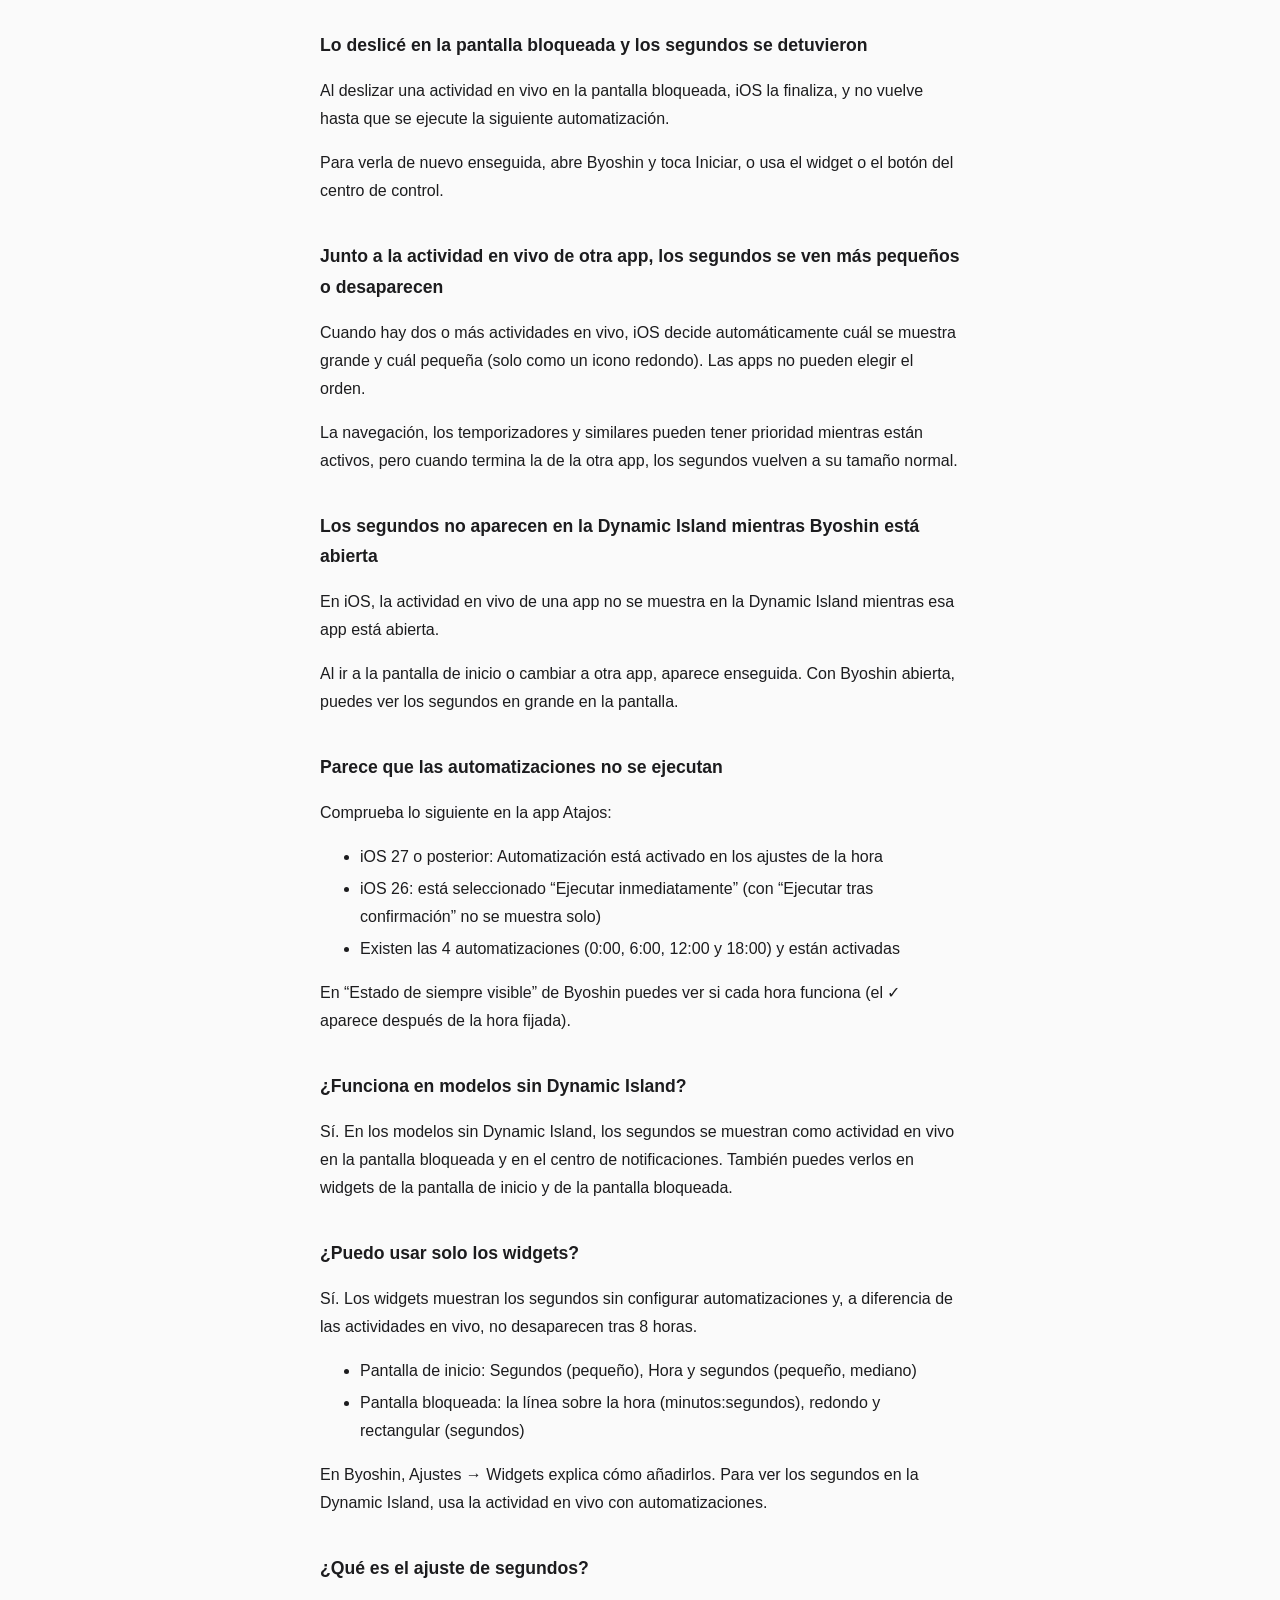
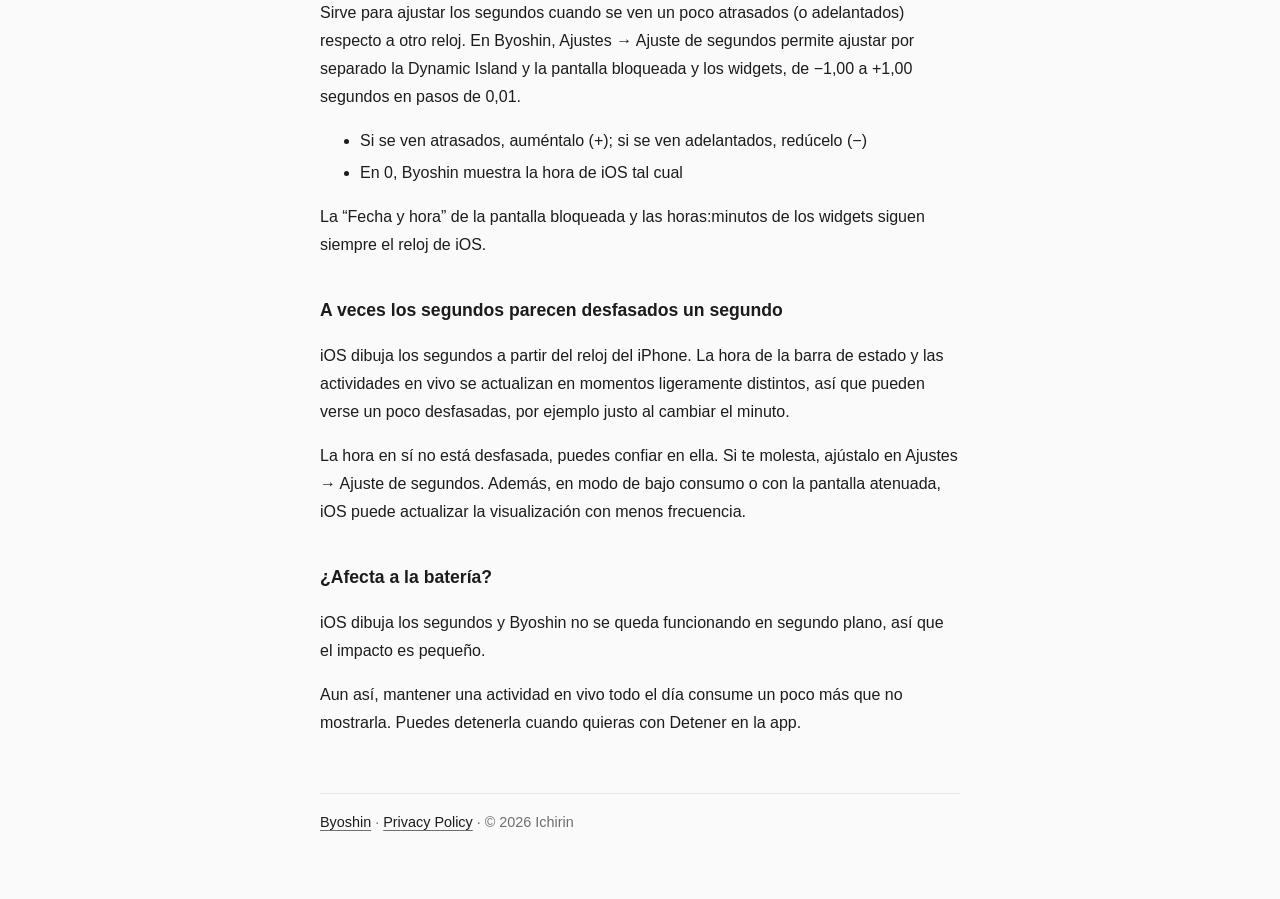
<file: es/support.html>
<!doctype html>
<html lang="es">
<head>
<meta charset="utf-8">
<meta name="viewport" content="width=device-width, initial-scale=1">
<title>Soporte - Byoshin</title>
<link rel="icon" href="../favicon.png">
<link rel="stylesheet" href="../style.css">
</head>
<body>
<main>
<header><img src="../icon.png" alt=""><div><div class="title">Byoshin</div><div class="sub">Seconds Clock</div></div></header>
<p class="langs"><a href="../support.html">日本語</a> · <a href="../en/support.html">English</a> · Español · <a href="../pt-br/support.html">Português (Brasil)</a> · <a href="../de/support.html">Deutsch</a> · <a href="../fr/support.html">Français</a> · <a href="../ko/support.html">한국어</a> · <a href="../zh-hans/support.html">简体中文</a> · <a href="../zh-hant/support.html">繁體中文</a></p>
<h1>Soporte</h1>
<p>¿Preguntas o problemas? Escríbenos cuando quieras.<br><a href="mailto:ichirin.apps@gmail.com">ichirin.apps@gmail.com</a></p>
<p class="note">Byoshin muestra los segundos con las actividades en vivo de iOS. Algunas cosas las define iOS y las apps no pueden cambiarlas, así que reunimos aquí las preguntas frecuentes.</p>

<h2 id="always-on">¿Cómo mantengo los segundos visibles todo el día?</h2>
<p>Usa automatizaciones de Atajos para reiniciar los segundos cada 6 horas. En la app, “Configurar siempre visible” te guía con pantallas reales, una por una, según tu versión de iOS.</p>
<ul>
<li>iOS 27 o posterior: + → Editar → Automatización → Hora del día, elige 0:00 y Todos los días, y añade “Iniciar visualización de segundos” (busca “Byoshin”)</li>
<li>iOS 26: Automatización → Nueva automatización → Hora del día, elige 0:00, Diariamente y “Ejecutar inmediatamente”, y añade “Iniciar visualización de segundos”</li>
<li>Crea lo mismo para las 6:00, 12:00 y 18:00 (4 en total)</li>
</ul>
<p>Los widgets muestran los segundos incluso sin automatizaciones.</p>

<h2 id="status">¿Cómo compruebo que está configurado?</h2>
<p>Toca “Configurar siempre visible n/4” en la pantalla principal para ver el estado de cada una de las 4 horas. Aparece un ✓ cuando la automatización se ha ejecutado a su hora.</p>

<h2 id="not-shown">No aparecen los segundos</h2>
<p>Comprueba que Ajustes → Byoshin → Actividades en vivo esté activado. Si está desactivado, iOS no permite mostrar los segundos.</p>
<p>Después de activarlo, abre Byoshin y toca Iniciar.</p>

<h2 id="eight-hours">La visualización desaparece tras unas 8 horas</h2>
<p>En iOS, una actividad en vivo puede mostrarse como máximo 8 horas seguidas, por eso en todas las apps termina tras unas 8 horas.</p>
<p>Si creas las automatizaciones en “Configurar siempre visible”, la visualización se reinicia sola cada 6 horas y los segundos se ven todo el día. Sin automatizaciones, puedes tocar la notificación que llega poco antes del final para reiniciarla.</p>

<h2 id="lock-screen-only">¿Puedo ocultarlo solo en la pantalla bloqueada?</h2>
<p>En iOS, la Dynamic Island y la actividad en vivo de la pantalla bloqueada van juntas, y una app no puede mostrar solo una de ellas.</p>
<p>Por eso, Byoshin usa en la pantalla bloqueada una sola línea fina y discreta que no estorba al fondo de pantalla. En Ajustes, en “Pantalla bloqueada”, puedes elegir “Solo segundos” o “Fecha y hora”.</p>

<h2 id="swiped-away">Lo deslicé en la pantalla bloqueada y los segundos se detuvieron</h2>
<p>Al deslizar una actividad en vivo en la pantalla bloqueada, iOS la finaliza, y no vuelve hasta que se ejecute la siguiente automatización.</p>
<p>Para verla de nuevo enseguida, abre Byoshin y toca Iniciar, o usa el widget o el botón del centro de control.</p>

<h2 id="other-activities">Junto a la actividad en vivo de otra app, los segundos se ven más pequeños o desaparecen</h2>
<p>Cuando hay dos o más actividades en vivo, iOS decide automáticamente cuál se muestra grande y cuál pequeña (solo como un icono redondo). Las apps no pueden elegir el orden.</p>
<p>La navegación, los temporizadores y similares pueden tener prioridad mientras están activos, pero cuando termina la de la otra app, los segundos vuelven a su tamaño normal.</p>

<h2 id="app-open">Los segundos no aparecen en la Dynamic Island mientras Byoshin está abierta</h2>
<p>En iOS, la actividad en vivo de una app no se muestra en la Dynamic Island mientras esa app está abierta.</p>
<p>Al ir a la pantalla de inicio o cambiar a otra app, aparece enseguida. Con Byoshin abierta, puedes ver los segundos en grande en la pantalla.</p>

<h2 id="automation">Parece que las automatizaciones no se ejecutan</h2>
<p>Comprueba lo siguiente en la app Atajos:</p>
<ul>
<li>iOS 27 o posterior: Automatización está activado en los ajustes de la hora</li>
<li>iOS 26: está seleccionado “Ejecutar inmediatamente” (con “Ejecutar tras confirmación” no se muestra solo)</li>
<li>Existen las 4 automatizaciones (0:00, 6:00, 12:00 y 18:00) y están activadas</li>
</ul>
<p>En “Estado de siempre visible” de Byoshin puedes ver si cada hora funciona (el ✓ aparece después de la hora fijada).</p>

<h2 id="no-island">¿Funciona en modelos sin Dynamic Island?</h2>
<p>Sí. En los modelos sin Dynamic Island, los segundos se muestran como actividad en vivo en la pantalla bloqueada y en el centro de notificaciones. También puedes verlos en widgets de la pantalla de inicio y de la pantalla bloqueada.</p>

<h2 id="widgets">¿Puedo usar solo los widgets?</h2>
<p>Sí. Los widgets muestran los segundos sin configurar automatizaciones y, a diferencia de las actividades en vivo, no desaparecen tras 8 horas.</p>
<ul>
<li>Pantalla de inicio: Segundos (pequeño), Hora y segundos (pequeño, mediano)</li>
<li>Pantalla bloqueada: la línea sobre la hora (minutos:segundos), redondo y rectangular (segundos)</li>
</ul>
<p>En Byoshin, Ajustes → Widgets explica cómo añadirlos. Para ver los segundos en la Dynamic Island, usa la actividad en vivo con automatizaciones.</p>

<h2 id="offset-setting">¿Qué es el ajuste de segundos?</h2>
<p>Sirve para ajustar los segundos cuando se ven un poco atrasados (o adelantados) respecto a otro reloj. En Byoshin, Ajustes → Ajuste de segundos permite ajustar por separado la Dynamic Island y la pantalla bloqueada y los widgets, de −1,00 a +1,00 segundos en pasos de 0,01.</p>
<ul>
<li>Si se ven atrasados, auméntalo (+); si se ven adelantados, redúcelo (−)</li>
<li>En 0, Byoshin muestra la hora de iOS tal cual</li>
</ul>
<p>La “Fecha y hora” de la pantalla bloqueada y las horas:minutos de los widgets siguen siempre el reloj de iOS.</p>

<h2 id="offset">A veces los segundos parecen desfasados un segundo</h2>
<p>iOS dibuja los segundos a partir del reloj del iPhone. La hora de la barra de estado y las actividades en vivo se actualizan en momentos ligeramente distintos, así que pueden verse un poco desfasadas, por ejemplo justo al cambiar el minuto.</p>
<p>La hora en sí no está desfasada, puedes confiar en ella. Si te molesta, ajústalo en Ajustes → Ajuste de segundos. Además, en modo de bajo consumo o con la pantalla atenuada, iOS puede actualizar la visualización con menos frecuencia.</p>

<h2 id="battery">¿Afecta a la batería?</h2>
<p>iOS dibuja los segundos y Byoshin no se queda funcionando en segundo plano, así que el impacto es pequeño.</p>
<p>Aun así, mantener una actividad en vivo todo el día consume un poco más que no mostrarla. Puedes detenerla cuando quieras con Detener en la app.</p>

<footer><a href="../en/">Byoshin</a> · <a href="../en/privacy.html">Privacy Policy</a> · © 2026 Ichirin</footer>
</main>
</body>
</html>
</file>
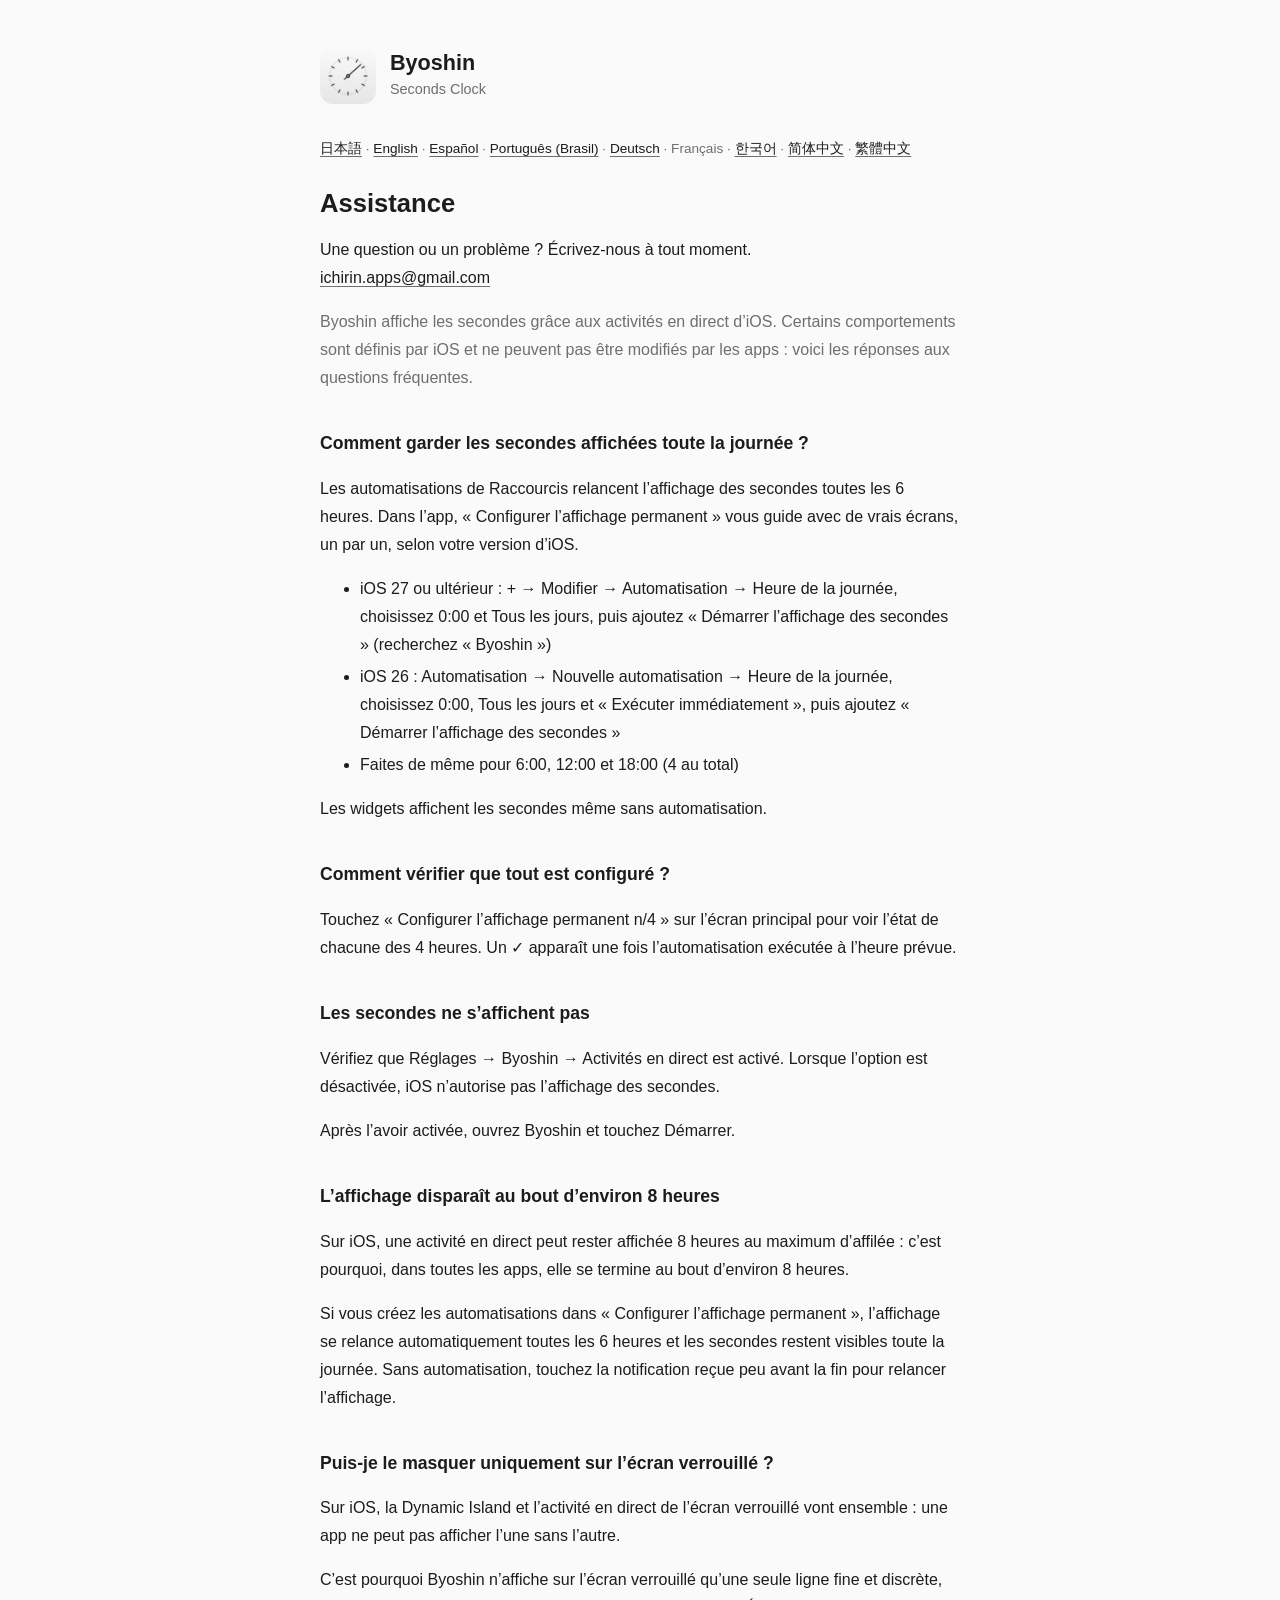
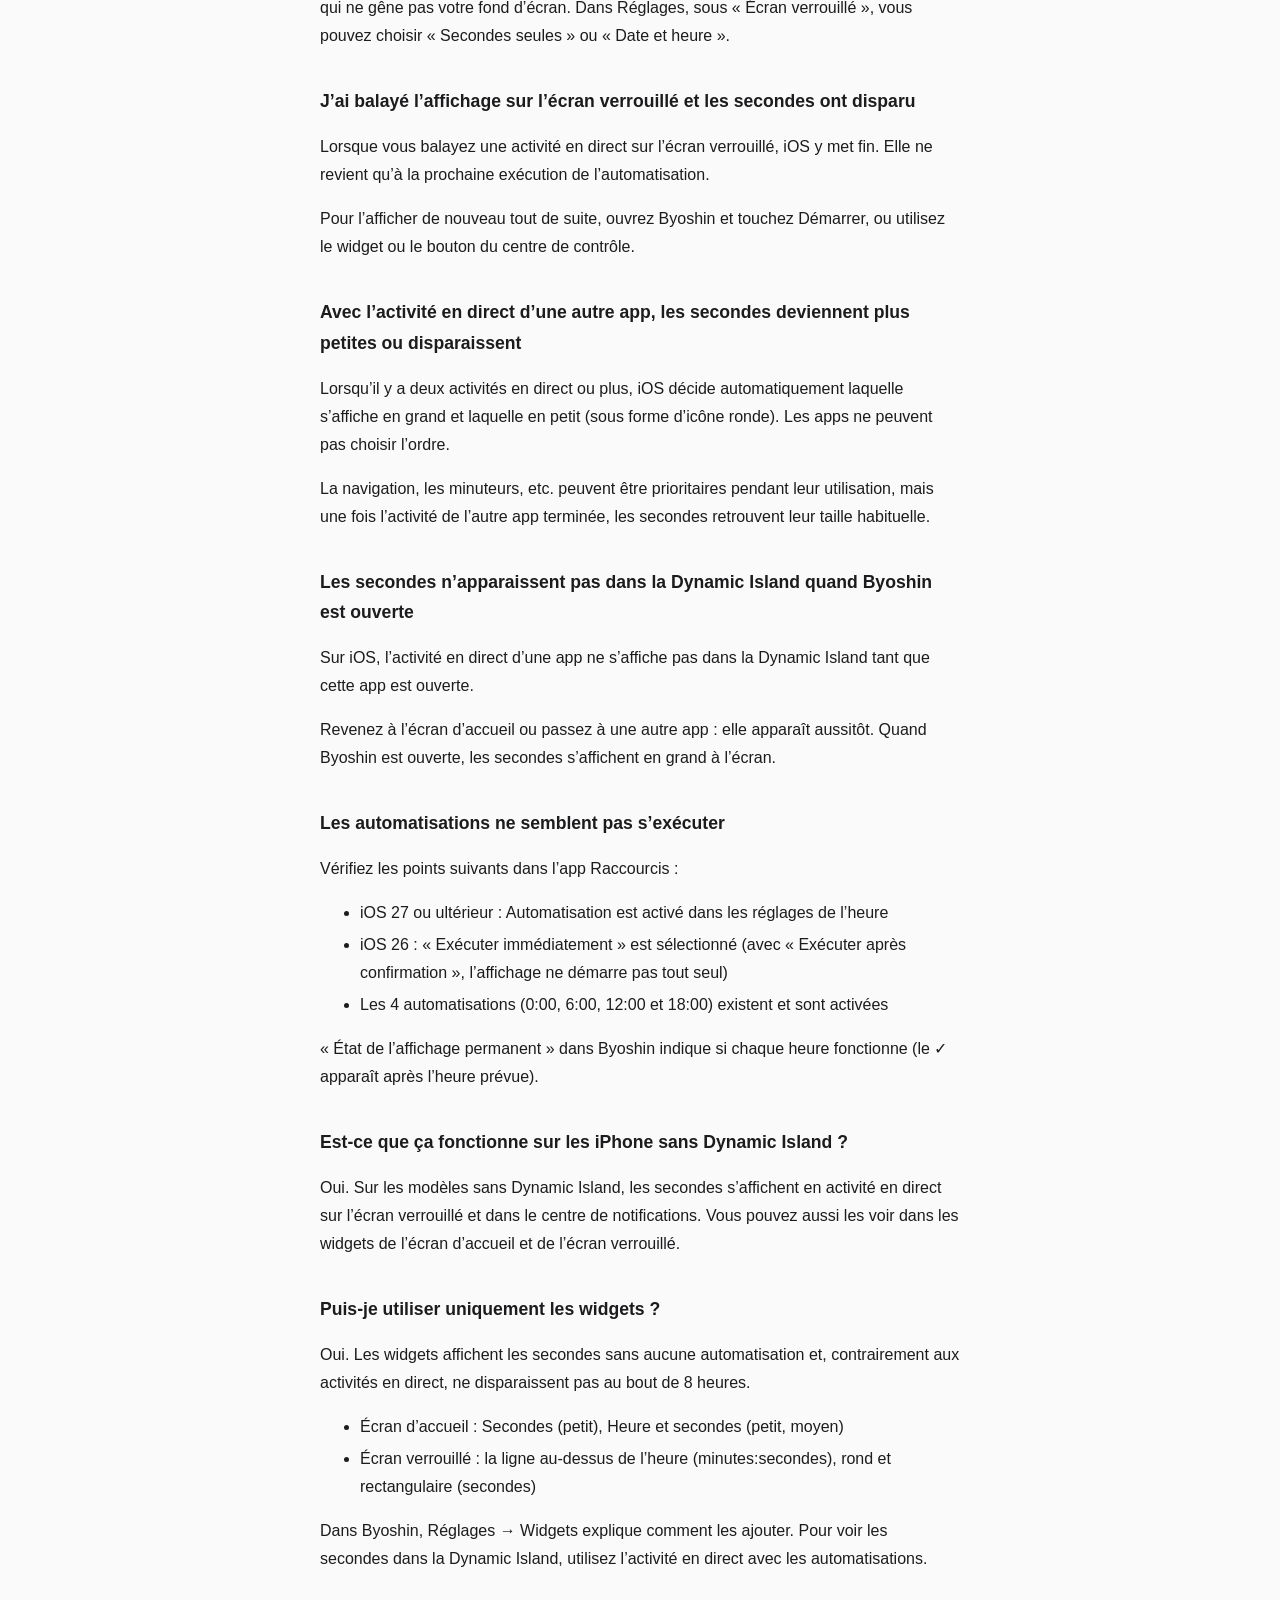
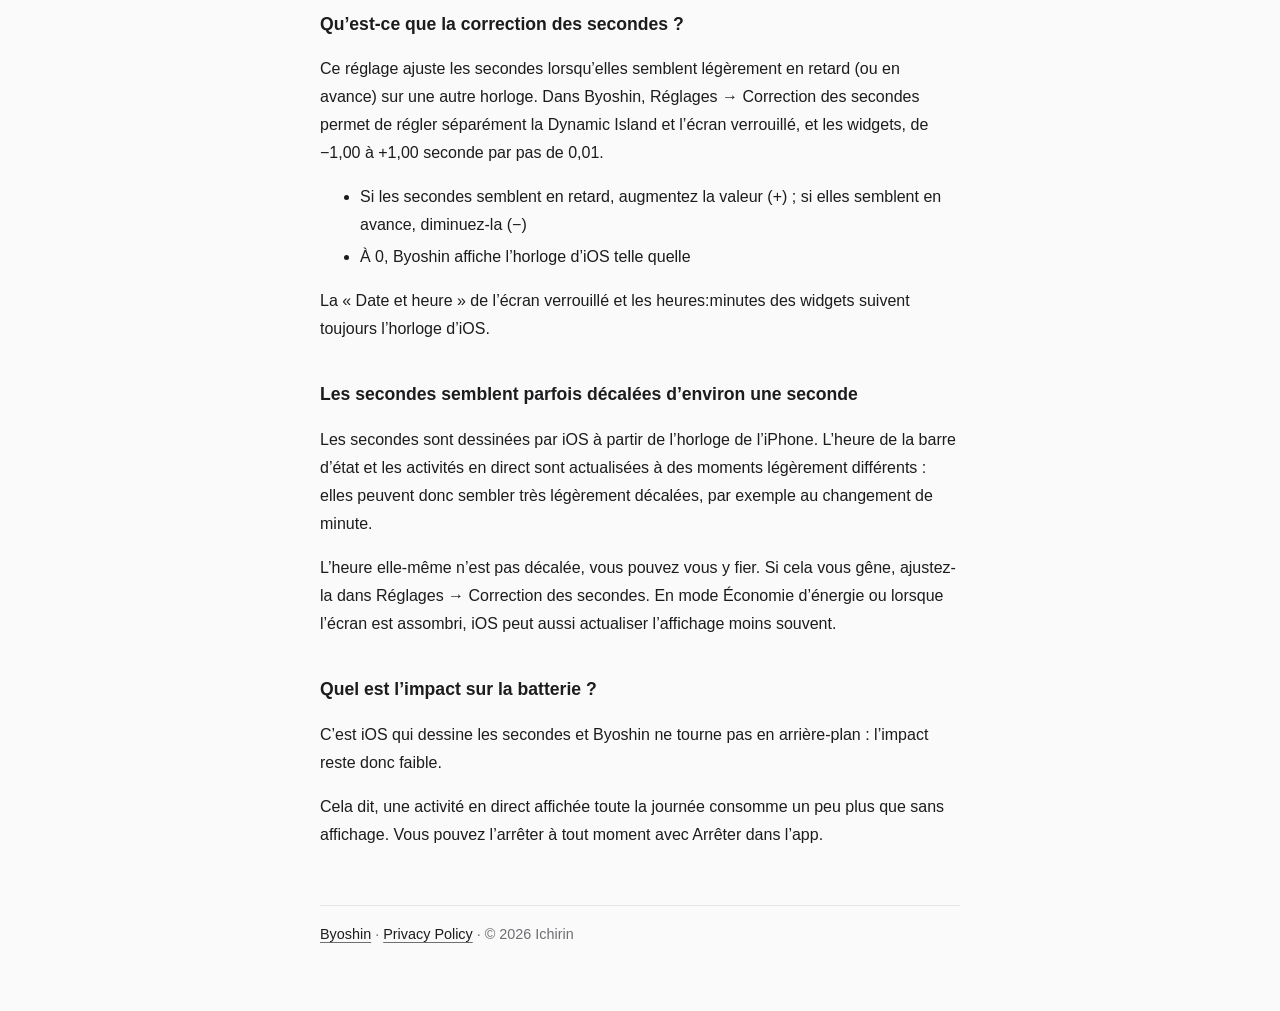
<file: fr/support.html>
<!doctype html>
<html lang="fr">
<head>
<meta charset="utf-8">
<meta name="viewport" content="width=device-width, initial-scale=1">
<title>Assistance - Byoshin</title>
<link rel="icon" href="../favicon.png">
<link rel="stylesheet" href="../style.css">
</head>
<body>
<main>
<header><img src="../icon.png" alt=""><div><div class="title">Byoshin</div><div class="sub">Seconds Clock</div></div></header>
<p class="langs"><a href="../support.html">日本語</a> · <a href="../en/support.html">English</a> · <a href="../es/support.html">Español</a> · <a href="../pt-br/support.html">Português (Brasil)</a> · <a href="../de/support.html">Deutsch</a> · Français · <a href="../ko/support.html">한국어</a> · <a href="../zh-hans/support.html">简体中文</a> · <a href="../zh-hant/support.html">繁體中文</a></p>
<h1>Assistance</h1>
<p>Une question ou un problème ? Écrivez-nous à tout moment.<br><a href="mailto:ichirin.apps@gmail.com">ichirin.apps@gmail.com</a></p>
<p class="note">Byoshin affiche les secondes grâce aux activités en direct d’iOS. Certains comportements sont définis par iOS et ne peuvent pas être modifiés par les apps : voici les réponses aux questions fréquentes.</p>

<h2 id="always-on">Comment garder les secondes affichées toute la journée ?</h2>
<p>Les automatisations de Raccourcis relancent l’affichage des secondes toutes les 6 heures. Dans l’app, « Configurer l’affichage permanent » vous guide avec de vrais écrans, un par un, selon votre version d’iOS.</p>
<ul>
<li>iOS 27 ou ultérieur : + → Modifier → Automatisation → Heure de la journée, choisissez 0:00 et Tous les jours, puis ajoutez « Démarrer l’affichage des secondes » (recherchez « Byoshin »)</li>
<li>iOS 26 : Automatisation → Nouvelle automatisation → Heure de la journée, choisissez 0:00, Tous les jours et « Exécuter immédiatement », puis ajoutez « Démarrer l’affichage des secondes »</li>
<li>Faites de même pour 6:00, 12:00 et 18:00 (4 au total)</li>
</ul>
<p>Les widgets affichent les secondes même sans automatisation.</p>

<h2 id="status">Comment vérifier que tout est configuré ?</h2>
<p>Touchez « Configurer l’affichage permanent n/4 » sur l’écran principal pour voir l’état de chacune des 4 heures. Un ✓ apparaît une fois l’automatisation exécutée à l’heure prévue.</p>

<h2 id="not-shown">Les secondes ne s’affichent pas</h2>
<p>Vérifiez que Réglages → Byoshin → Activités en direct est activé. Lorsque l’option est désactivée, iOS n’autorise pas l’affichage des secondes.</p>
<p>Après l’avoir activée, ouvrez Byoshin et touchez Démarrer.</p>

<h2 id="eight-hours">L’affichage disparaît au bout d’environ 8 heures</h2>
<p>Sur iOS, une activité en direct peut rester affichée 8 heures au maximum d’affilée : c’est pourquoi, dans toutes les apps, elle se termine au bout d’environ 8 heures.</p>
<p>Si vous créez les automatisations dans « Configurer l’affichage permanent », l’affichage se relance automatiquement toutes les 6 heures et les secondes restent visibles toute la journée. Sans automatisation, touchez la notification reçue peu avant la fin pour relancer l’affichage.</p>

<h2 id="lock-screen-only">Puis-je le masquer uniquement sur l’écran verrouillé ?</h2>
<p>Sur iOS, la Dynamic Island et l’activité en direct de l’écran verrouillé vont ensemble : une app ne peut pas afficher l’une sans l’autre.</p>
<p>C’est pourquoi Byoshin n’affiche sur l’écran verrouillé qu’une seule ligne fine et discrète, qui ne gêne pas votre fond d’écran. Dans Réglages, sous « Écran verrouillé », vous pouvez choisir « Secondes seules » ou « Date et heure ».</p>

<h2 id="swiped-away">J’ai balayé l’affichage sur l’écran verrouillé et les secondes ont disparu</h2>
<p>Lorsque vous balayez une activité en direct sur l’écran verrouillé, iOS y met fin. Elle ne revient qu’à la prochaine exécution de l’automatisation.</p>
<p>Pour l’afficher de nouveau tout de suite, ouvrez Byoshin et touchez Démarrer, ou utilisez le widget ou le bouton du centre de contrôle.</p>

<h2 id="other-activities">Avec l’activité en direct d’une autre app, les secondes deviennent plus petites ou disparaissent</h2>
<p>Lorsqu’il y a deux activités en direct ou plus, iOS décide automatiquement laquelle s’affiche en grand et laquelle en petit (sous forme d’icône ronde). Les apps ne peuvent pas choisir l’ordre.</p>
<p>La navigation, les minuteurs, etc. peuvent être prioritaires pendant leur utilisation, mais une fois l’activité de l’autre app terminée, les secondes retrouvent leur taille habituelle.</p>

<h2 id="app-open">Les secondes n’apparaissent pas dans la Dynamic Island quand Byoshin est ouverte</h2>
<p>Sur iOS, l’activité en direct d’une app ne s’affiche pas dans la Dynamic Island tant que cette app est ouverte.</p>
<p>Revenez à l’écran d’accueil ou passez à une autre app : elle apparaît aussitôt. Quand Byoshin est ouverte, les secondes s’affichent en grand à l’écran.</p>

<h2 id="automation">Les automatisations ne semblent pas s’exécuter</h2>
<p>Vérifiez les points suivants dans l’app Raccourcis :</p>
<ul>
<li>iOS 27 ou ultérieur : Automatisation est activé dans les réglages de l’heure</li>
<li>iOS 26 : « Exécuter immédiatement » est sélectionné (avec « Exécuter après confirmation », l’affichage ne démarre pas tout seul)</li>
<li>Les 4 automatisations (0:00, 6:00, 12:00 et 18:00) existent et sont activées</li>
</ul>
<p>« État de l’affichage permanent » dans Byoshin indique si chaque heure fonctionne (le ✓ apparaît après l’heure prévue).</p>

<h2 id="no-island">Est-ce que ça fonctionne sur les iPhone sans Dynamic Island ?</h2>
<p>Oui. Sur les modèles sans Dynamic Island, les secondes s’affichent en activité en direct sur l’écran verrouillé et dans le centre de notifications. Vous pouvez aussi les voir dans les widgets de l’écran d’accueil et de l’écran verrouillé.</p>

<h2 id="widgets">Puis-je utiliser uniquement les widgets ?</h2>
<p>Oui. Les widgets affichent les secondes sans aucune automatisation et, contrairement aux activités en direct, ne disparaissent pas au bout de 8 heures.</p>
<ul>
<li>Écran d’accueil : Secondes (petit), Heure et secondes (petit, moyen)</li>
<li>Écran verrouillé : la ligne au-dessus de l’heure (minutes:secondes), rond et rectangulaire (secondes)</li>
</ul>
<p>Dans Byoshin, Réglages → Widgets explique comment les ajouter. Pour voir les secondes dans la Dynamic Island, utilisez l’activité en direct avec les automatisations.</p>

<h2 id="offset-setting">Qu’est-ce que la correction des secondes ?</h2>
<p>Ce réglage ajuste les secondes lorsqu’elles semblent légèrement en retard (ou en avance) sur une autre horloge. Dans Byoshin, Réglages → Correction des secondes permet de régler séparément la Dynamic Island et l’écran verrouillé, et les widgets, de −1,00 à +1,00 seconde par pas de 0,01.</p>
<ul>
<li>Si les secondes semblent en retard, augmentez la valeur (+) ; si elles semblent en avance, diminuez-la (−)</li>
<li>À 0, Byoshin affiche l’horloge d’iOS telle quelle</li>
</ul>
<p>La « Date et heure » de l’écran verrouillé et les heures:minutes des widgets suivent toujours l’horloge d’iOS.</p>

<h2 id="offset">Les secondes semblent parfois décalées d’environ une seconde</h2>
<p>Les secondes sont dessinées par iOS à partir de l’horloge de l’iPhone. L’heure de la barre d’état et les activités en direct sont actualisées à des moments légèrement différents : elles peuvent donc sembler très légèrement décalées, par exemple au changement de minute.</p>
<p>L’heure elle-même n’est pas décalée, vous pouvez vous y fier. Si cela vous gêne, ajustez-la dans Réglages → Correction des secondes. En mode Économie d’énergie ou lorsque l’écran est assombri, iOS peut aussi actualiser l’affichage moins souvent.</p>

<h2 id="battery">Quel est l’impact sur la batterie ?</h2>
<p>C’est iOS qui dessine les secondes et Byoshin ne tourne pas en arrière-plan : l’impact reste donc faible.</p>
<p>Cela dit, une activité en direct affichée toute la journée consomme un peu plus que sans affichage. Vous pouvez l’arrêter à tout moment avec Arrêter dans l’app.</p>

<footer><a href="../en/">Byoshin</a> · <a href="../en/privacy.html">Privacy Policy</a> · © 2026 Ichirin</footer>
</main>
</body>
</html>
</file>
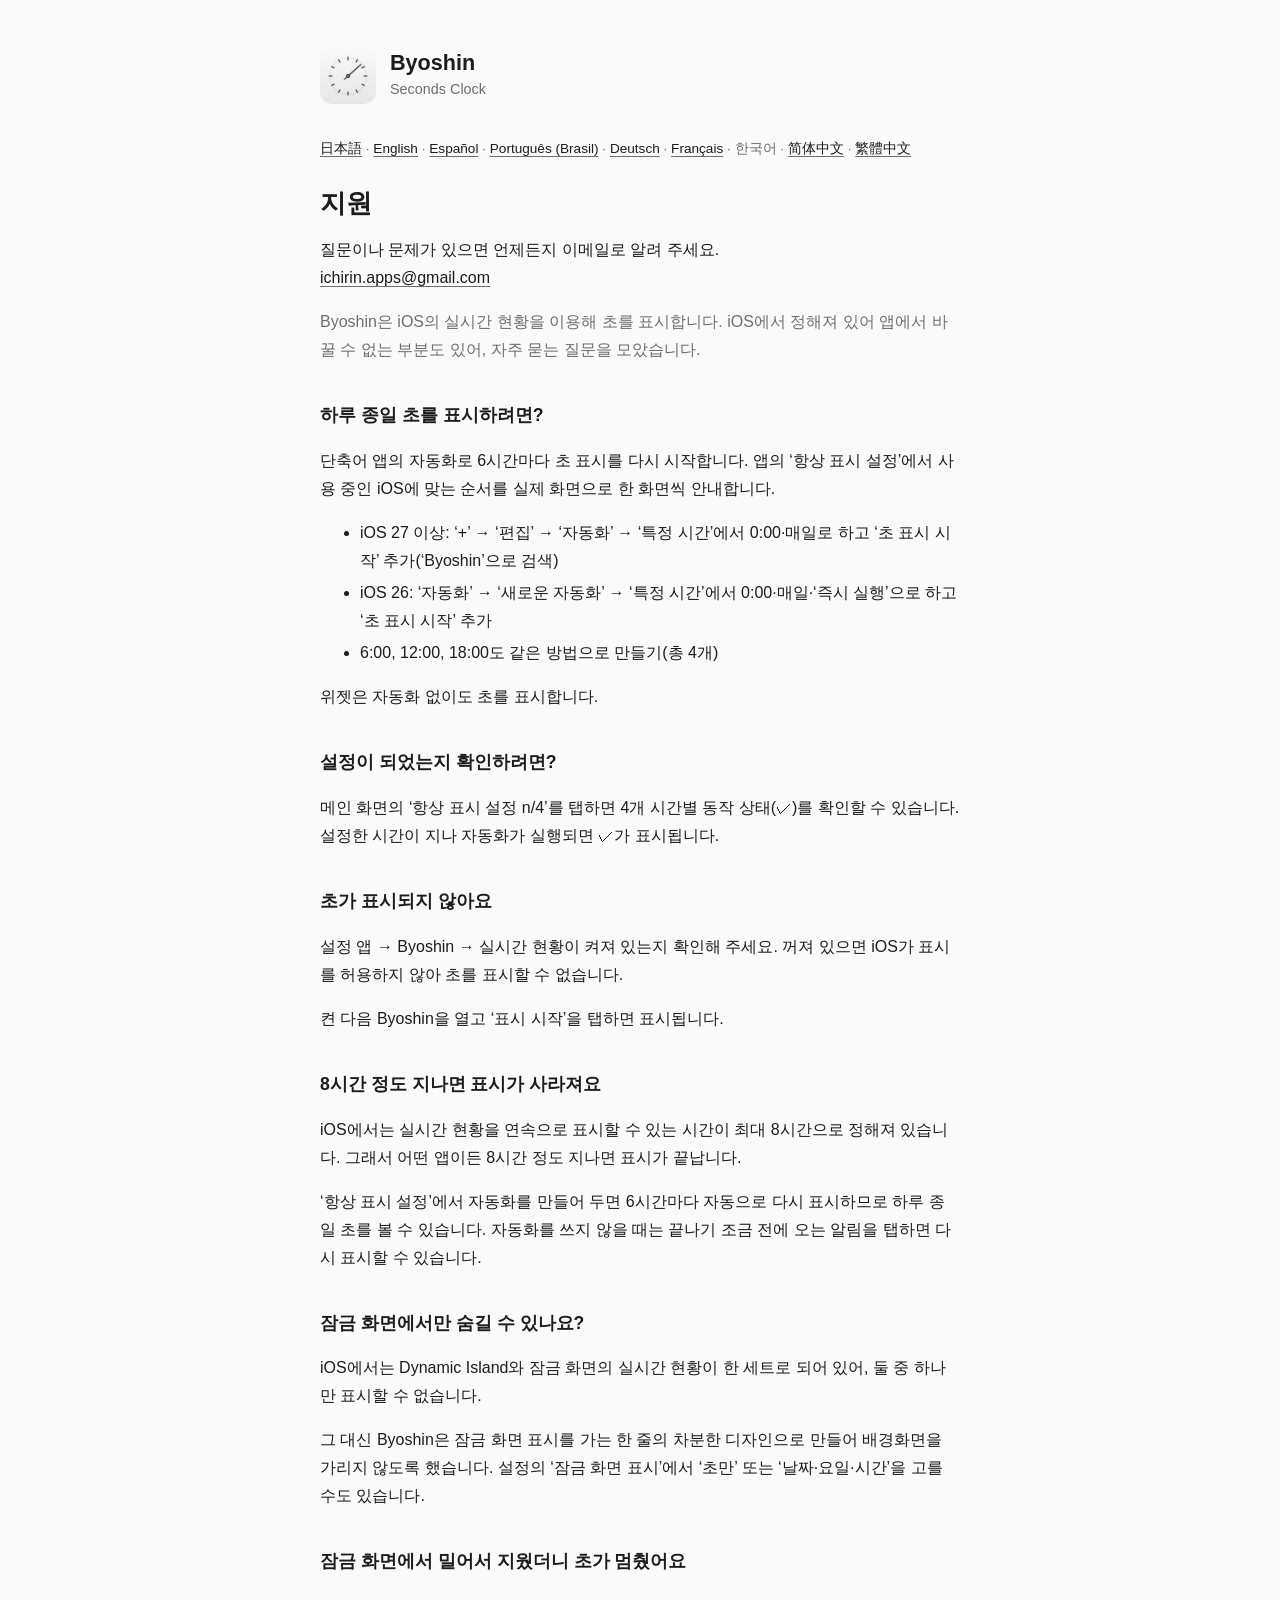
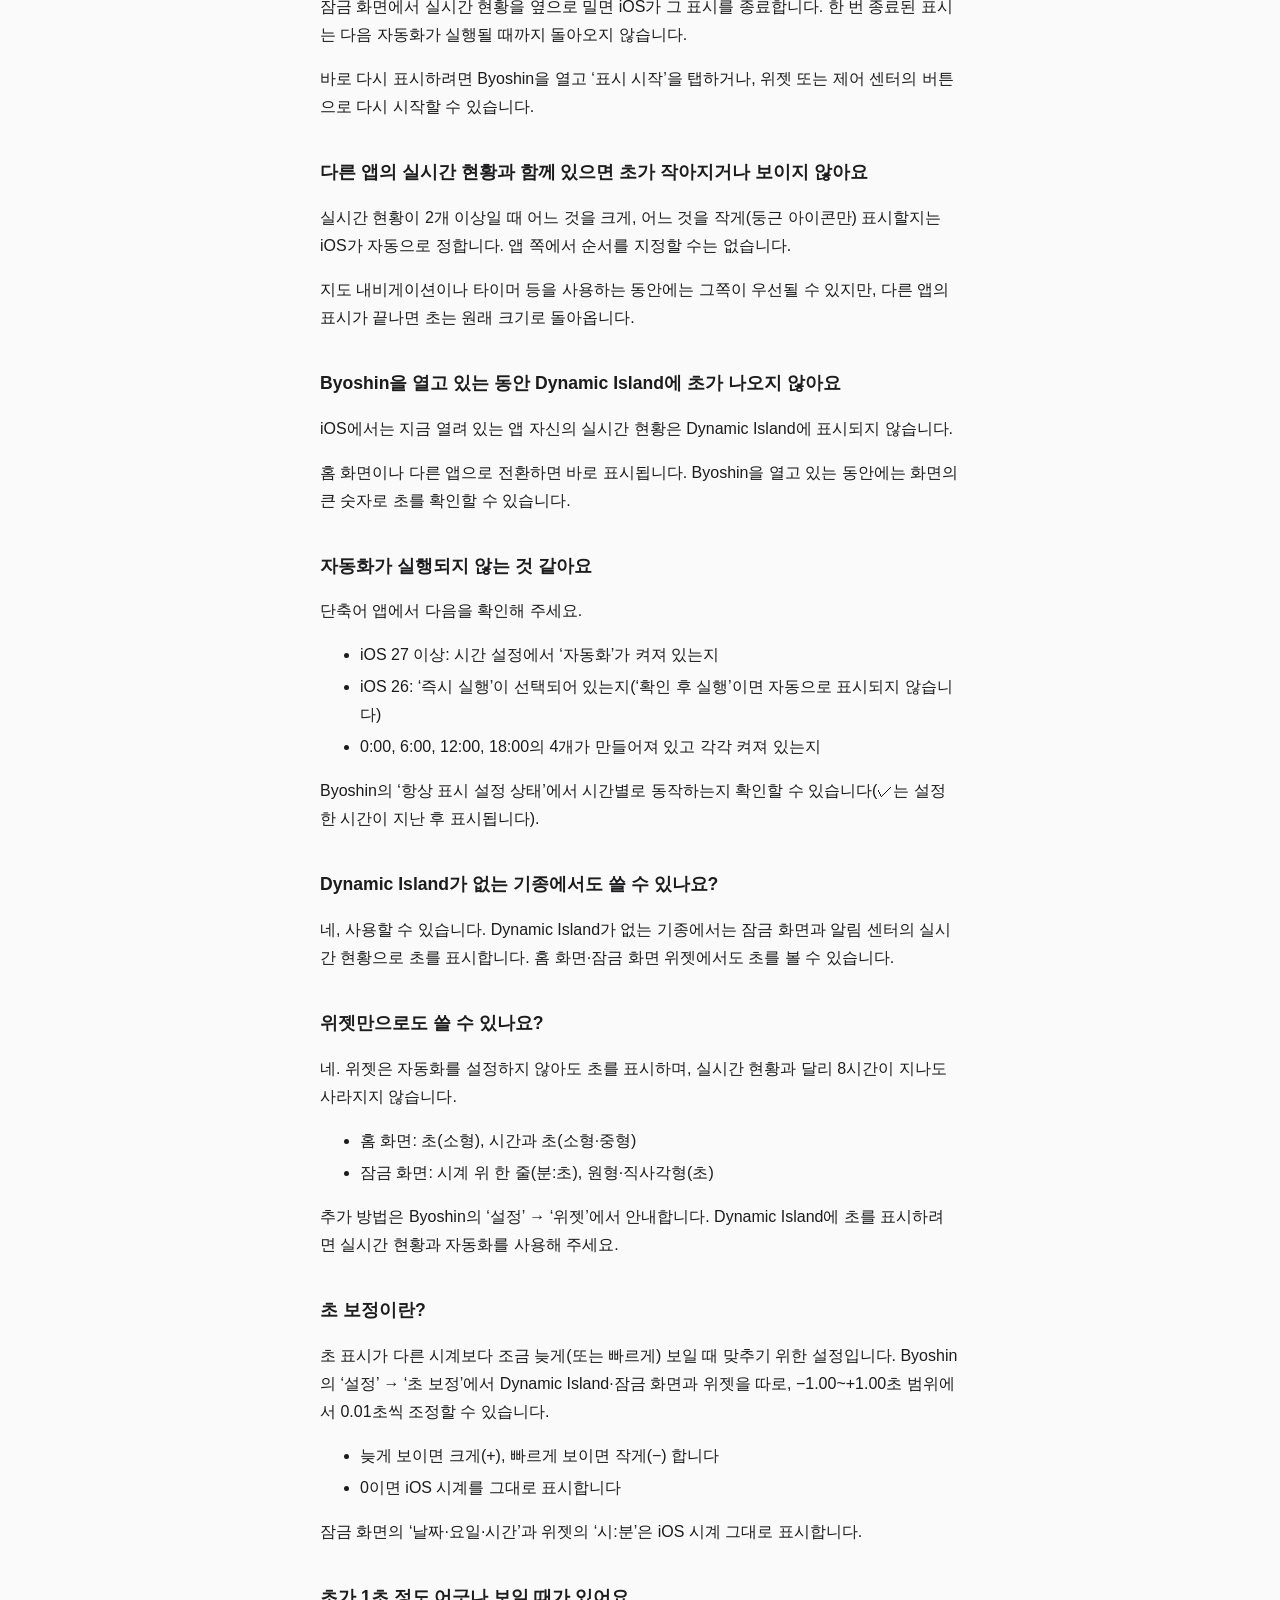
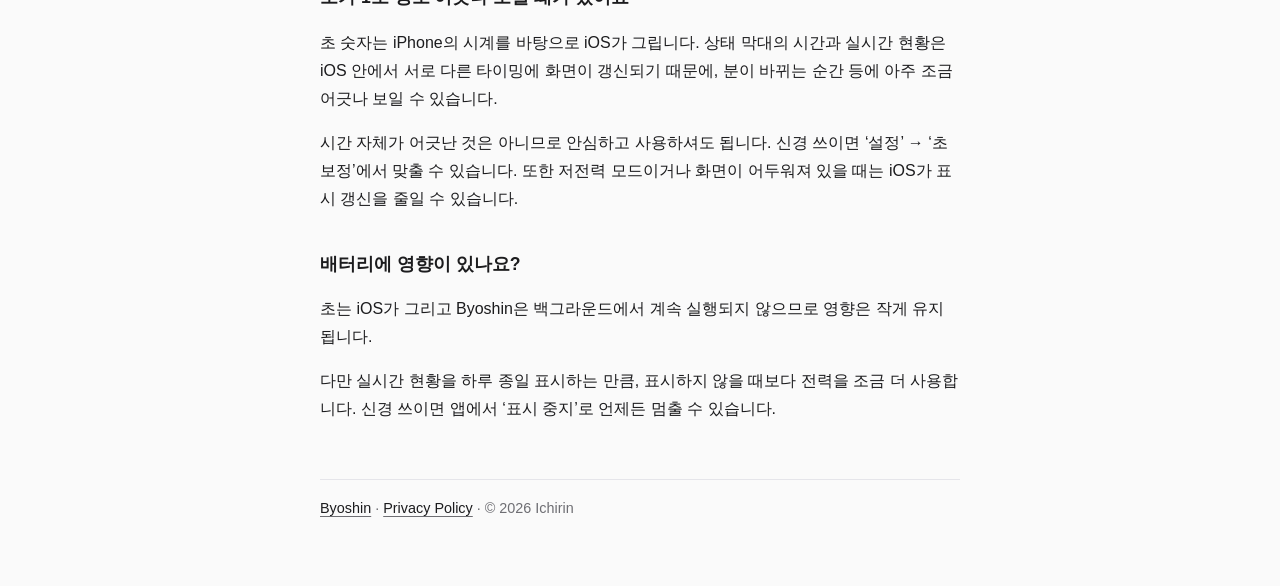
<file: ko/support.html>
<!doctype html>
<html lang="ko">
<head>
<meta charset="utf-8">
<meta name="viewport" content="width=device-width, initial-scale=1">
<title>지원 - Byoshin</title>
<link rel="icon" href="../favicon.png">
<link rel="stylesheet" href="../style.css">
</head>
<body>
<main>
<header><img src="../icon.png" alt=""><div><div class="title">Byoshin</div><div class="sub">Seconds Clock</div></div></header>
<p class="langs"><a href="../support.html">日本語</a> · <a href="../en/support.html">English</a> · <a href="../es/support.html">Español</a> · <a href="../pt-br/support.html">Português (Brasil)</a> · <a href="../de/support.html">Deutsch</a> · <a href="../fr/support.html">Français</a> · 한국어 · <a href="../zh-hans/support.html">简体中文</a> · <a href="../zh-hant/support.html">繁體中文</a></p>
<h1>지원</h1>
<p>질문이나 문제가 있으면 언제든지 이메일로 알려 주세요.<br><a href="mailto:ichirin.apps@gmail.com">ichirin.apps@gmail.com</a></p>
<p class="note">Byoshin은 iOS의 실시간 현황을 이용해 초를 표시합니다. iOS에서 정해져 있어 앱에서 바꿀 수 없는 부분도 있어, 자주 묻는 질문을 모았습니다.</p>

<h2 id="always-on">하루 종일 초를 표시하려면?</h2>
<p>단축어 앱의 자동화로 6시간마다 초 표시를 다시 시작합니다. 앱의 ‘항상 표시 설정’에서 사용 중인 iOS에 맞는 순서를 실제 화면으로 한 화면씩 안내합니다.</p>
<ul>
<li>iOS 27 이상: ‘+’ → ‘편집’ → ‘자동화’ → ‘특정 시간’에서 0:00·매일로 하고 ‘초 표시 시작’ 추가(‘Byoshin’으로 검색)</li>
<li>iOS 26: ‘자동화’ → ‘새로운 자동화’ → ‘특정 시간’에서 0:00·매일·‘즉시 실행’으로 하고 ‘초 표시 시작’ 추가</li>
<li>6:00, 12:00, 18:00도 같은 방법으로 만들기(총 4개)</li>
</ul>
<p>위젯은 자동화 없이도 초를 표시합니다.</p>

<h2 id="status">설정이 되었는지 확인하려면?</h2>
<p>메인 화면의 ‘항상 표시 설정 n/4’를 탭하면 4개 시간별 동작 상태(✓)를 확인할 수 있습니다. 설정한 시간이 지나 자동화가 실행되면 ✓가 표시됩니다.</p>

<h2 id="not-shown">초가 표시되지 않아요</h2>
<p>설정 앱 → Byoshin → 실시간 현황이 켜져 있는지 확인해 주세요. 꺼져 있으면 iOS가 표시를 허용하지 않아 초를 표시할 수 없습니다.</p>
<p>켠 다음 Byoshin을 열고 ‘표시 시작’을 탭하면 표시됩니다.</p>

<h2 id="eight-hours">8시간 정도 지나면 표시가 사라져요</h2>
<p>iOS에서는 실시간 현황을 연속으로 표시할 수 있는 시간이 최대 8시간으로 정해져 있습니다. 그래서 어떤 앱이든 8시간 정도 지나면 표시가 끝납니다.</p>
<p>‘항상 표시 설정’에서 자동화를 만들어 두면 6시간마다 자동으로 다시 표시하므로 하루 종일 초를 볼 수 있습니다. 자동화를 쓰지 않을 때는 끝나기 조금 전에 오는 알림을 탭하면 다시 표시할 수 있습니다.</p>

<h2 id="lock-screen-only">잠금 화면에서만 숨길 수 있나요?</h2>
<p>iOS에서는 Dynamic Island와 잠금 화면의 실시간 현황이 한 세트로 되어 있어, 둘 중 하나만 표시할 수 없습니다.</p>
<p>그 대신 Byoshin은 잠금 화면 표시를 가는 한 줄의 차분한 디자인으로 만들어 배경화면을 가리지 않도록 했습니다. 설정의 ‘잠금 화면 표시’에서 ‘초만’ 또는 ‘날짜·요일·시간’을 고를 수도 있습니다.</p>

<h2 id="swiped-away">잠금 화면에서 밀어서 지웠더니 초가 멈췄어요</h2>
<p>잠금 화면에서 실시간 현황을 옆으로 밀면 iOS가 그 표시를 종료합니다. 한 번 종료된 표시는 다음 자동화가 실행될 때까지 돌아오지 않습니다.</p>
<p>바로 다시 표시하려면 Byoshin을 열고 ‘표시 시작’을 탭하거나, 위젯 또는 제어 센터의 버튼으로 다시 시작할 수 있습니다.</p>

<h2 id="other-activities">다른 앱의 실시간 현황과 함께 있으면 초가 작아지거나 보이지 않아요</h2>
<p>실시간 현황이 2개 이상일 때 어느 것을 크게, 어느 것을 작게(둥근 아이콘만) 표시할지는 iOS가 자동으로 정합니다. 앱 쪽에서 순서를 지정할 수는 없습니다.</p>
<p>지도 내비게이션이나 타이머 등을 사용하는 동안에는 그쪽이 우선될 수 있지만, 다른 앱의 표시가 끝나면 초는 원래 크기로 돌아옵니다.</p>

<h2 id="app-open">Byoshin을 열고 있는 동안 Dynamic Island에 초가 나오지 않아요</h2>
<p>iOS에서는 지금 열려 있는 앱 자신의 실시간 현황은 Dynamic Island에 표시되지 않습니다.</p>
<p>홈 화면이나 다른 앱으로 전환하면 바로 표시됩니다. Byoshin을 열고 있는 동안에는 화면의 큰 숫자로 초를 확인할 수 있습니다.</p>

<h2 id="automation">자동화가 실행되지 않는 것 같아요</h2>
<p>단축어 앱에서 다음을 확인해 주세요.</p>
<ul>
<li>iOS 27 이상: 시간 설정에서 ‘자동화’가 켜져 있는지</li>
<li>iOS 26: ‘즉시 실행’이 선택되어 있는지(‘확인 후 실행’이면 자동으로 표시되지 않습니다)</li>
<li>0:00, 6:00, 12:00, 18:00의 4개가 만들어져 있고 각각 켜져 있는지</li>
</ul>
<p>Byoshin의 ‘항상 표시 설정 상태’에서 시간별로 동작하는지 확인할 수 있습니다(✓는 설정한 시간이 지난 후 표시됩니다).</p>

<h2 id="no-island">Dynamic Island가 없는 기종에서도 쓸 수 있나요?</h2>
<p>네, 사용할 수 있습니다. Dynamic Island가 없는 기종에서는 잠금 화면과 알림 센터의 실시간 현황으로 초를 표시합니다. 홈 화면·잠금 화면 위젯에서도 초를 볼 수 있습니다.</p>

<h2 id="widgets">위젯만으로도 쓸 수 있나요?</h2>
<p>네. 위젯은 자동화를 설정하지 않아도 초를 표시하며, 실시간 현황과 달리 8시간이 지나도 사라지지 않습니다.</p>
<ul>
<li>홈 화면: 초(소형), 시간과 초(소형·중형)</li>
<li>잠금 화면: 시계 위 한 줄(분:초), 원형·직사각형(초)</li>
</ul>
<p>추가 방법은 Byoshin의 ‘설정’ → ‘위젯’에서 안내합니다. Dynamic Island에 초를 표시하려면 실시간 현황과 자동화를 사용해 주세요.</p>

<h2 id="offset-setting">초 보정이란?</h2>
<p>초 표시가 다른 시계보다 조금 늦게(또는 빠르게) 보일 때 맞추기 위한 설정입니다. Byoshin의 ‘설정’ → ‘초 보정’에서 Dynamic Island·잠금 화면과 위젯을 따로, −1.00~+1.00초 범위에서 0.01초씩 조정할 수 있습니다.</p>
<ul>
<li>늦게 보이면 크게(+), 빠르게 보이면 작게(−) 합니다</li>
<li>0이면 iOS 시계를 그대로 표시합니다</li>
</ul>
<p>잠금 화면의 ‘날짜·요일·시간’과 위젯의 ‘시:분’은 iOS 시계 그대로 표시합니다.</p>

<h2 id="offset">초가 1초 정도 어긋나 보일 때가 있어요</h2>
<p>초 숫자는 iPhone의 시계를 바탕으로 iOS가 그립니다. 상태 막대의 시간과 실시간 현황은 iOS 안에서 서로 다른 타이밍에 화면이 갱신되기 때문에, 분이 바뀌는 순간 등에 아주 조금 어긋나 보일 수 있습니다.</p>
<p>시간 자체가 어긋난 것은 아니므로 안심하고 사용하셔도 됩니다. 신경 쓰이면 ‘설정’ → ‘초 보정’에서 맞출 수 있습니다. 또한 저전력 모드이거나 화면이 어두워져 있을 때는 iOS가 표시 갱신을 줄일 수 있습니다.</p>

<h2 id="battery">배터리에 영향이 있나요?</h2>
<p>초는 iOS가 그리고 Byoshin은 백그라운드에서 계속 실행되지 않으므로 영향은 작게 유지됩니다.</p>
<p>다만 실시간 현황을 하루 종일 표시하는 만큼, 표시하지 않을 때보다 전력을 조금 더 사용합니다. 신경 쓰이면 앱에서 ‘표시 중지’로 언제든 멈출 수 있습니다.</p>

<footer><a href="../en/">Byoshin</a> · <a href="../en/privacy.html">Privacy Policy</a> · © 2026 Ichirin</footer>
</main>
</body>
</html>
</file>
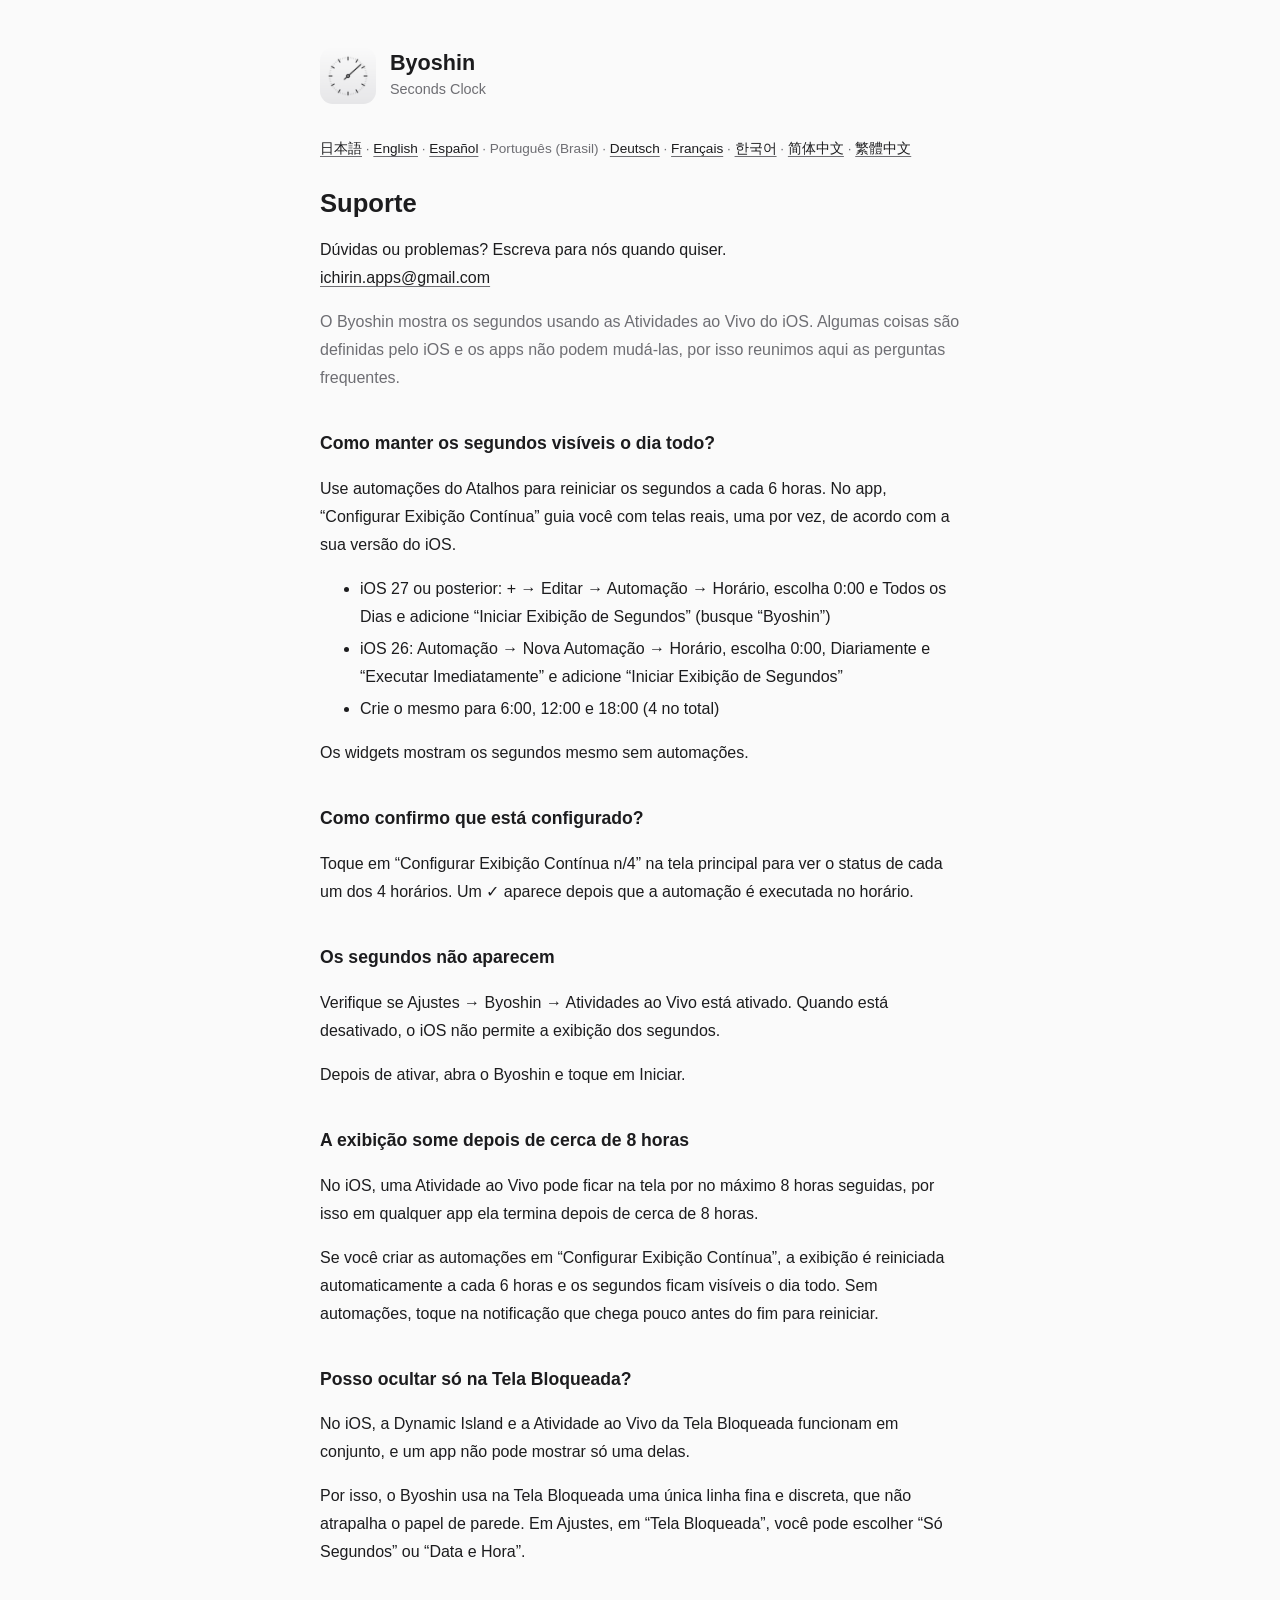
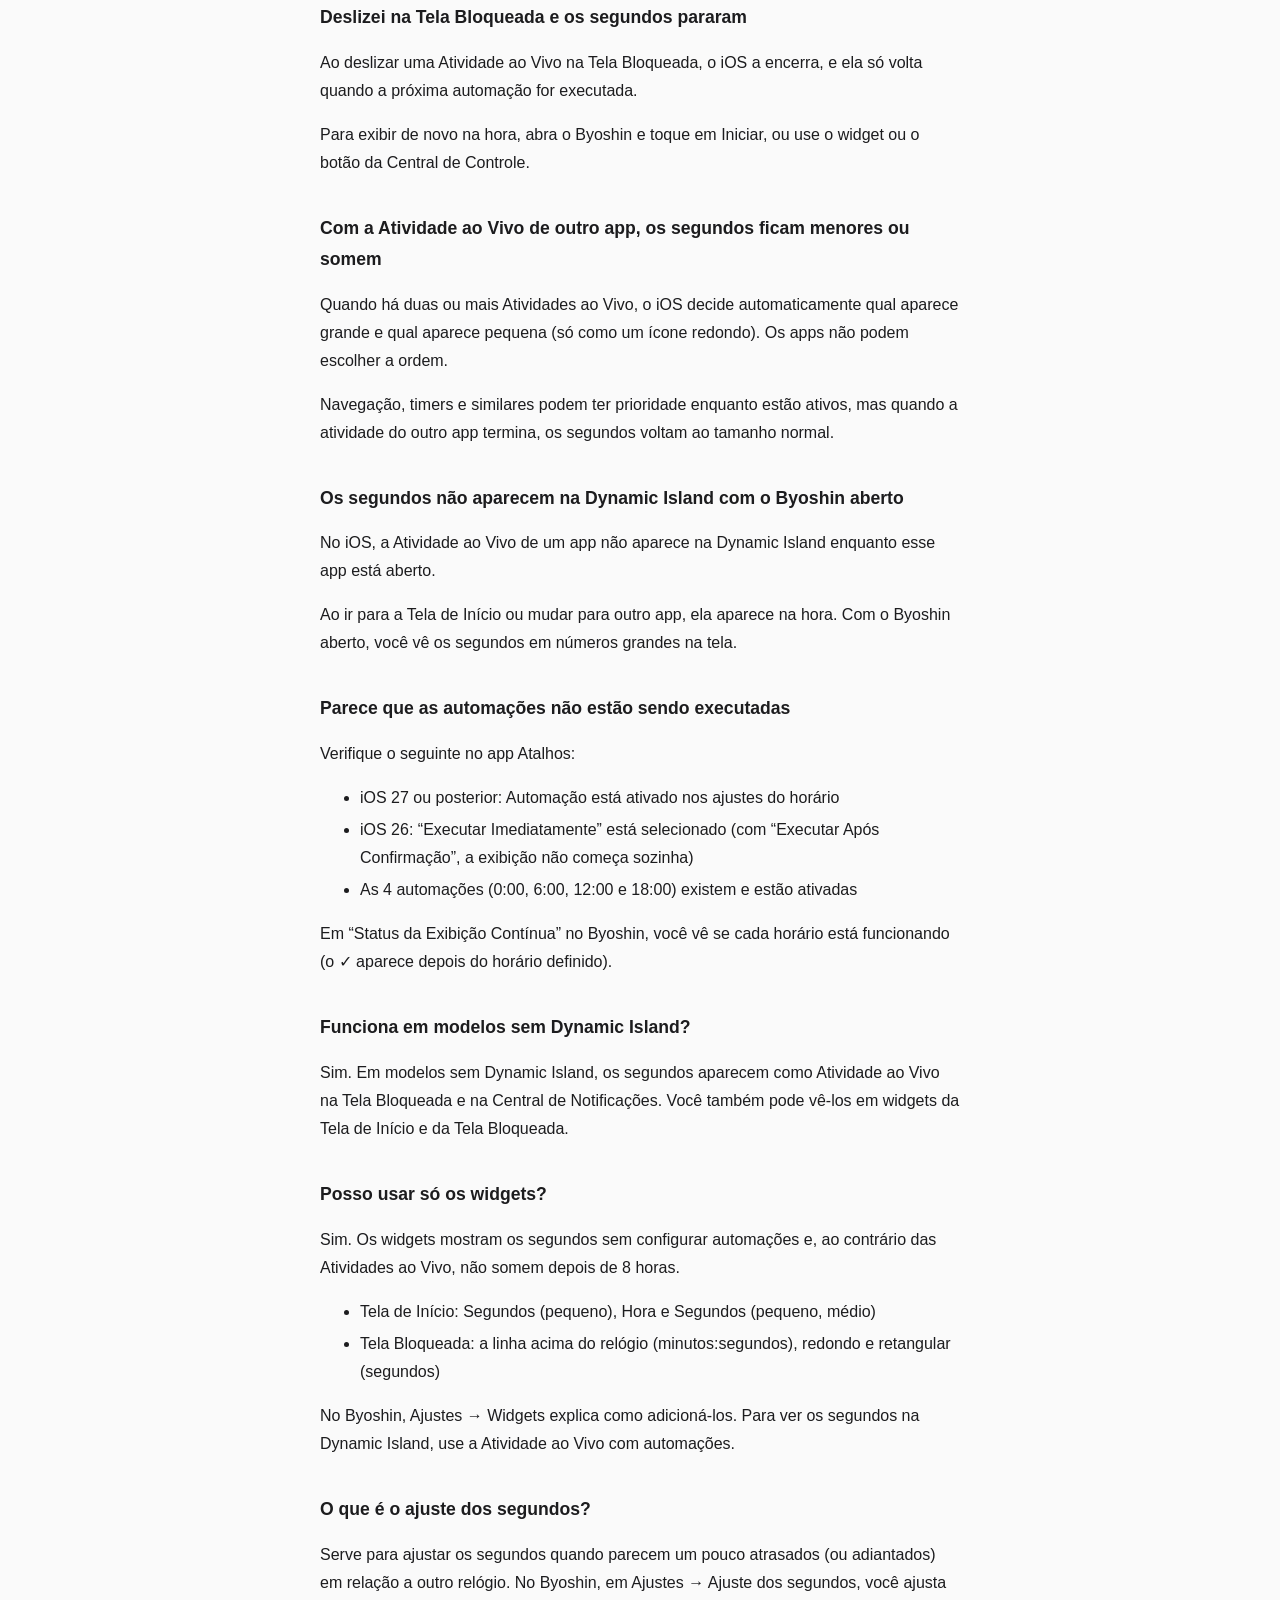
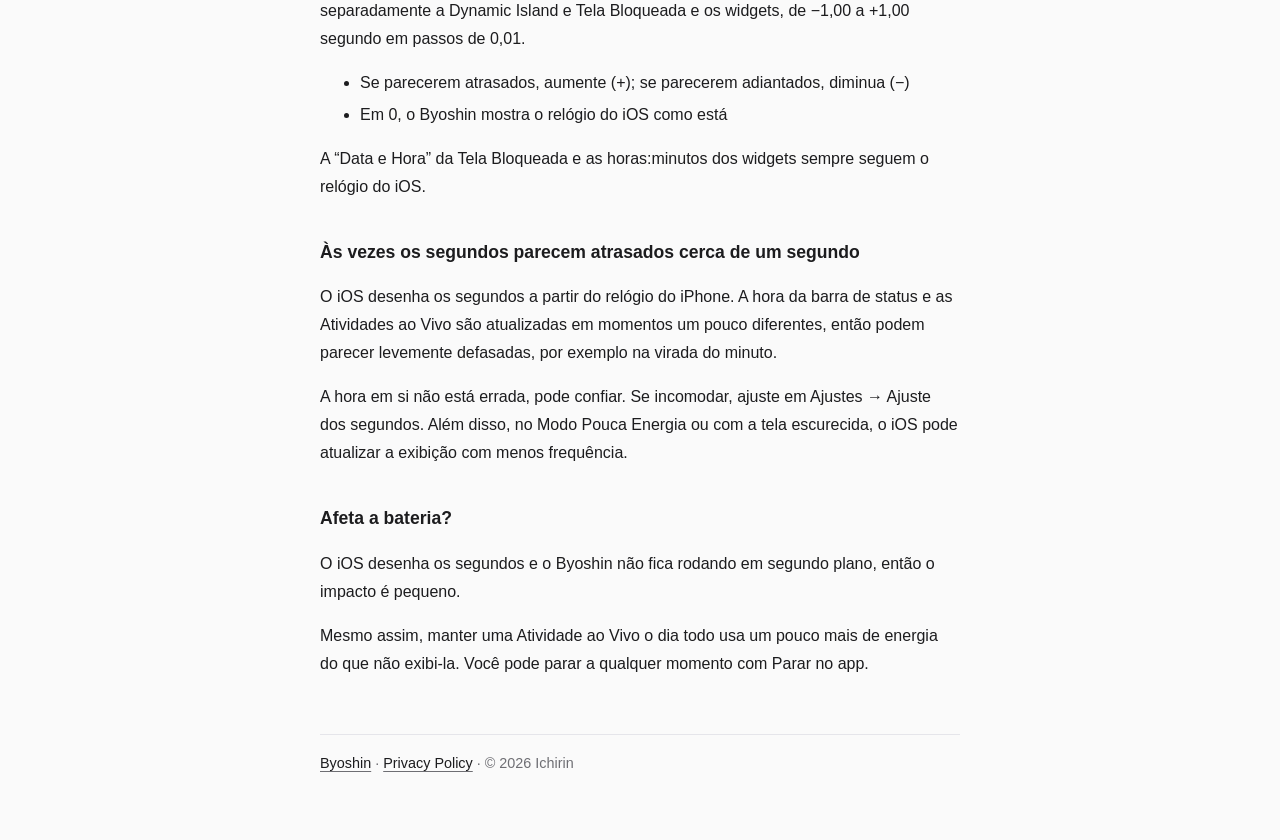
<file: pt-br/support.html>
<!doctype html>
<html lang="pt-BR">
<head>
<meta charset="utf-8">
<meta name="viewport" content="width=device-width, initial-scale=1">
<title>Suporte - Byoshin</title>
<link rel="icon" href="../favicon.png">
<link rel="stylesheet" href="../style.css">
</head>
<body>
<main>
<header><img src="../icon.png" alt=""><div><div class="title">Byoshin</div><div class="sub">Seconds Clock</div></div></header>
<p class="langs"><a href="../support.html">日本語</a> · <a href="../en/support.html">English</a> · <a href="../es/support.html">Español</a> · Português (Brasil) · <a href="../de/support.html">Deutsch</a> · <a href="../fr/support.html">Français</a> · <a href="../ko/support.html">한국어</a> · <a href="../zh-hans/support.html">简体中文</a> · <a href="../zh-hant/support.html">繁體中文</a></p>
<h1>Suporte</h1>
<p>Dúvidas ou problemas? Escreva para nós quando quiser.<br><a href="mailto:ichirin.apps@gmail.com">ichirin.apps@gmail.com</a></p>
<p class="note">O Byoshin mostra os segundos usando as Atividades ao Vivo do iOS. Algumas coisas são definidas pelo iOS e os apps não podem mudá-las, por isso reunimos aqui as perguntas frequentes.</p>

<h2 id="always-on">Como manter os segundos visíveis o dia todo?</h2>
<p>Use automações do Atalhos para reiniciar os segundos a cada 6 horas. No app, “Configurar Exibição Contínua” guia você com telas reais, uma por vez, de acordo com a sua versão do iOS.</p>
<ul>
<li>iOS 27 ou posterior: + → Editar → Automação → Horário, escolha 0:00 e Todos os Dias e adicione “Iniciar Exibição de Segundos” (busque “Byoshin”)</li>
<li>iOS 26: Automação → Nova Automação → Horário, escolha 0:00, Diariamente e “Executar Imediatamente” e adicione “Iniciar Exibição de Segundos”</li>
<li>Crie o mesmo para 6:00, 12:00 e 18:00 (4 no total)</li>
</ul>
<p>Os widgets mostram os segundos mesmo sem automações.</p>

<h2 id="status">Como confirmo que está configurado?</h2>
<p>Toque em “Configurar Exibição Contínua n/4” na tela principal para ver o status de cada um dos 4 horários. Um ✓ aparece depois que a automação é executada no horário.</p>

<h2 id="not-shown">Os segundos não aparecem</h2>
<p>Verifique se Ajustes → Byoshin → Atividades ao Vivo está ativado. Quando está desativado, o iOS não permite a exibição dos segundos.</p>
<p>Depois de ativar, abra o Byoshin e toque em Iniciar.</p>

<h2 id="eight-hours">A exibição some depois de cerca de 8 horas</h2>
<p>No iOS, uma Atividade ao Vivo pode ficar na tela por no máximo 8 horas seguidas, por isso em qualquer app ela termina depois de cerca de 8 horas.</p>
<p>Se você criar as automações em “Configurar Exibição Contínua”, a exibição é reiniciada automaticamente a cada 6 horas e os segundos ficam visíveis o dia todo. Sem automações, toque na notificação que chega pouco antes do fim para reiniciar.</p>

<h2 id="lock-screen-only">Posso ocultar só na Tela Bloqueada?</h2>
<p>No iOS, a Dynamic Island e a Atividade ao Vivo da Tela Bloqueada funcionam em conjunto, e um app não pode mostrar só uma delas.</p>
<p>Por isso, o Byoshin usa na Tela Bloqueada uma única linha fina e discreta, que não atrapalha o papel de parede. Em Ajustes, em “Tela Bloqueada”, você pode escolher “Só Segundos” ou “Data e Hora”.</p>

<h2 id="swiped-away">Deslizei na Tela Bloqueada e os segundos pararam</h2>
<p>Ao deslizar uma Atividade ao Vivo na Tela Bloqueada, o iOS a encerra, e ela só volta quando a próxima automação for executada.</p>
<p>Para exibir de novo na hora, abra o Byoshin e toque em Iniciar, ou use o widget ou o botão da Central de Controle.</p>

<h2 id="other-activities">Com a Atividade ao Vivo de outro app, os segundos ficam menores ou somem</h2>
<p>Quando há duas ou mais Atividades ao Vivo, o iOS decide automaticamente qual aparece grande e qual aparece pequena (só como um ícone redondo). Os apps não podem escolher a ordem.</p>
<p>Navegação, timers e similares podem ter prioridade enquanto estão ativos, mas quando a atividade do outro app termina, os segundos voltam ao tamanho normal.</p>

<h2 id="app-open">Os segundos não aparecem na Dynamic Island com o Byoshin aberto</h2>
<p>No iOS, a Atividade ao Vivo de um app não aparece na Dynamic Island enquanto esse app está aberto.</p>
<p>Ao ir para a Tela de Início ou mudar para outro app, ela aparece na hora. Com o Byoshin aberto, você vê os segundos em números grandes na tela.</p>

<h2 id="automation">Parece que as automações não estão sendo executadas</h2>
<p>Verifique o seguinte no app Atalhos:</p>
<ul>
<li>iOS 27 ou posterior: Automação está ativado nos ajustes do horário</li>
<li>iOS 26: “Executar Imediatamente” está selecionado (com “Executar Após Confirmação”, a exibição não começa sozinha)</li>
<li>As 4 automações (0:00, 6:00, 12:00 e 18:00) existem e estão ativadas</li>
</ul>
<p>Em “Status da Exibição Contínua” no Byoshin, você vê se cada horário está funcionando (o ✓ aparece depois do horário definido).</p>

<h2 id="no-island">Funciona em modelos sem Dynamic Island?</h2>
<p>Sim. Em modelos sem Dynamic Island, os segundos aparecem como Atividade ao Vivo na Tela Bloqueada e na Central de Notificações. Você também pode vê-los em widgets da Tela de Início e da Tela Bloqueada.</p>

<h2 id="widgets">Posso usar só os widgets?</h2>
<p>Sim. Os widgets mostram os segundos sem configurar automações e, ao contrário das Atividades ao Vivo, não somem depois de 8 horas.</p>
<ul>
<li>Tela de Início: Segundos (pequeno), Hora e Segundos (pequeno, médio)</li>
<li>Tela Bloqueada: a linha acima do relógio (minutos:segundos), redondo e retangular (segundos)</li>
</ul>
<p>No Byoshin, Ajustes → Widgets explica como adicioná-los. Para ver os segundos na Dynamic Island, use a Atividade ao Vivo com automações.</p>

<h2 id="offset-setting">O que é o ajuste dos segundos?</h2>
<p>Serve para ajustar os segundos quando parecem um pouco atrasados (ou adiantados) em relação a outro relógio. No Byoshin, em Ajustes → Ajuste dos segundos, você ajusta separadamente a Dynamic Island e Tela Bloqueada e os widgets, de −1,00 a +1,00 segundo em passos de 0,01.</p>
<ul>
<li>Se parecerem atrasados, aumente (+); se parecerem adiantados, diminua (−)</li>
<li>Em 0, o Byoshin mostra o relógio do iOS como está</li>
</ul>
<p>A “Data e Hora” da Tela Bloqueada e as horas:minutos dos widgets sempre seguem o relógio do iOS.</p>

<h2 id="offset">Às vezes os segundos parecem atrasados cerca de um segundo</h2>
<p>O iOS desenha os segundos a partir do relógio do iPhone. A hora da barra de status e as Atividades ao Vivo são atualizadas em momentos um pouco diferentes, então podem parecer levemente defasadas, por exemplo na virada do minuto.</p>
<p>A hora em si não está errada, pode confiar. Se incomodar, ajuste em Ajustes → Ajuste dos segundos. Além disso, no Modo Pouca Energia ou com a tela escurecida, o iOS pode atualizar a exibição com menos frequência.</p>

<h2 id="battery">Afeta a bateria?</h2>
<p>O iOS desenha os segundos e o Byoshin não fica rodando em segundo plano, então o impacto é pequeno.</p>
<p>Mesmo assim, manter uma Atividade ao Vivo o dia todo usa um pouco mais de energia do que não exibi-la. Você pode parar a qualquer momento com Parar no app.</p>

<footer><a href="../en/">Byoshin</a> · <a href="../en/privacy.html">Privacy Policy</a> · © 2026 Ichirin</footer>
</main>
</body>
</html>
</file>
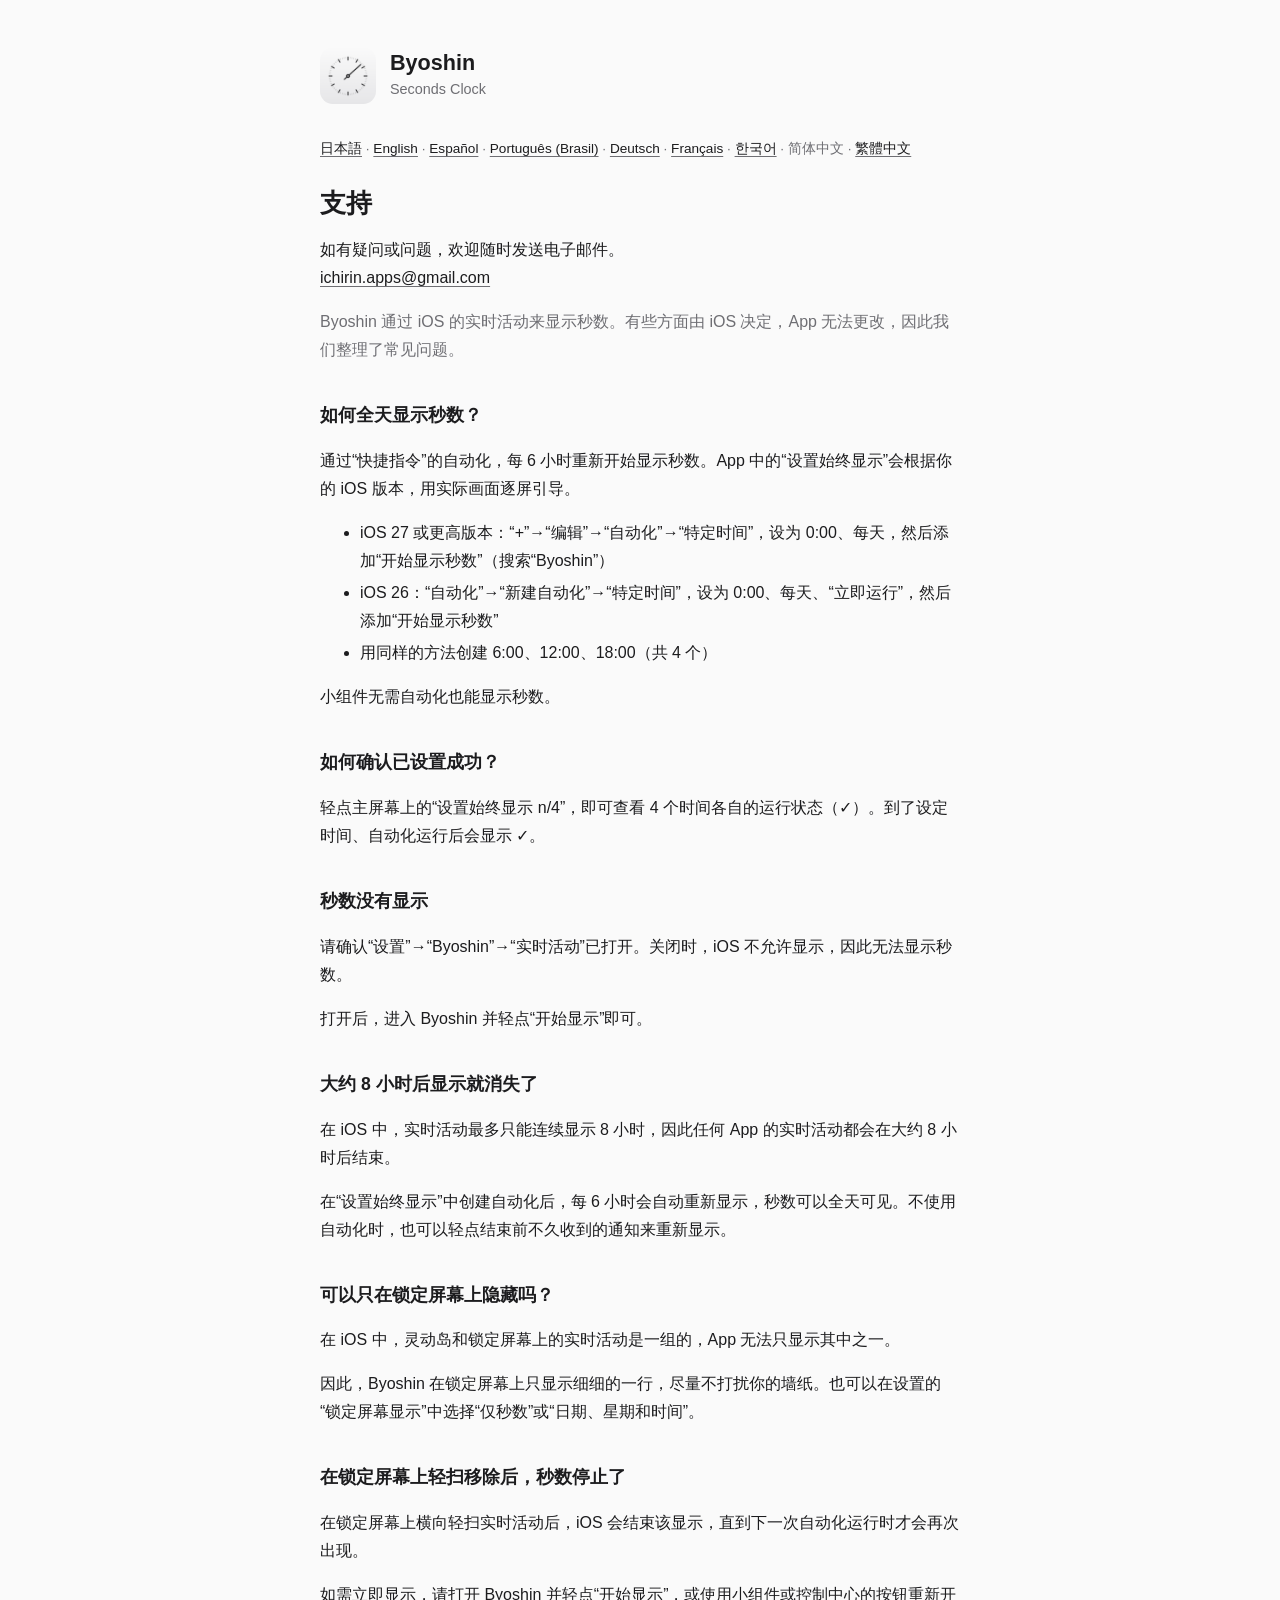
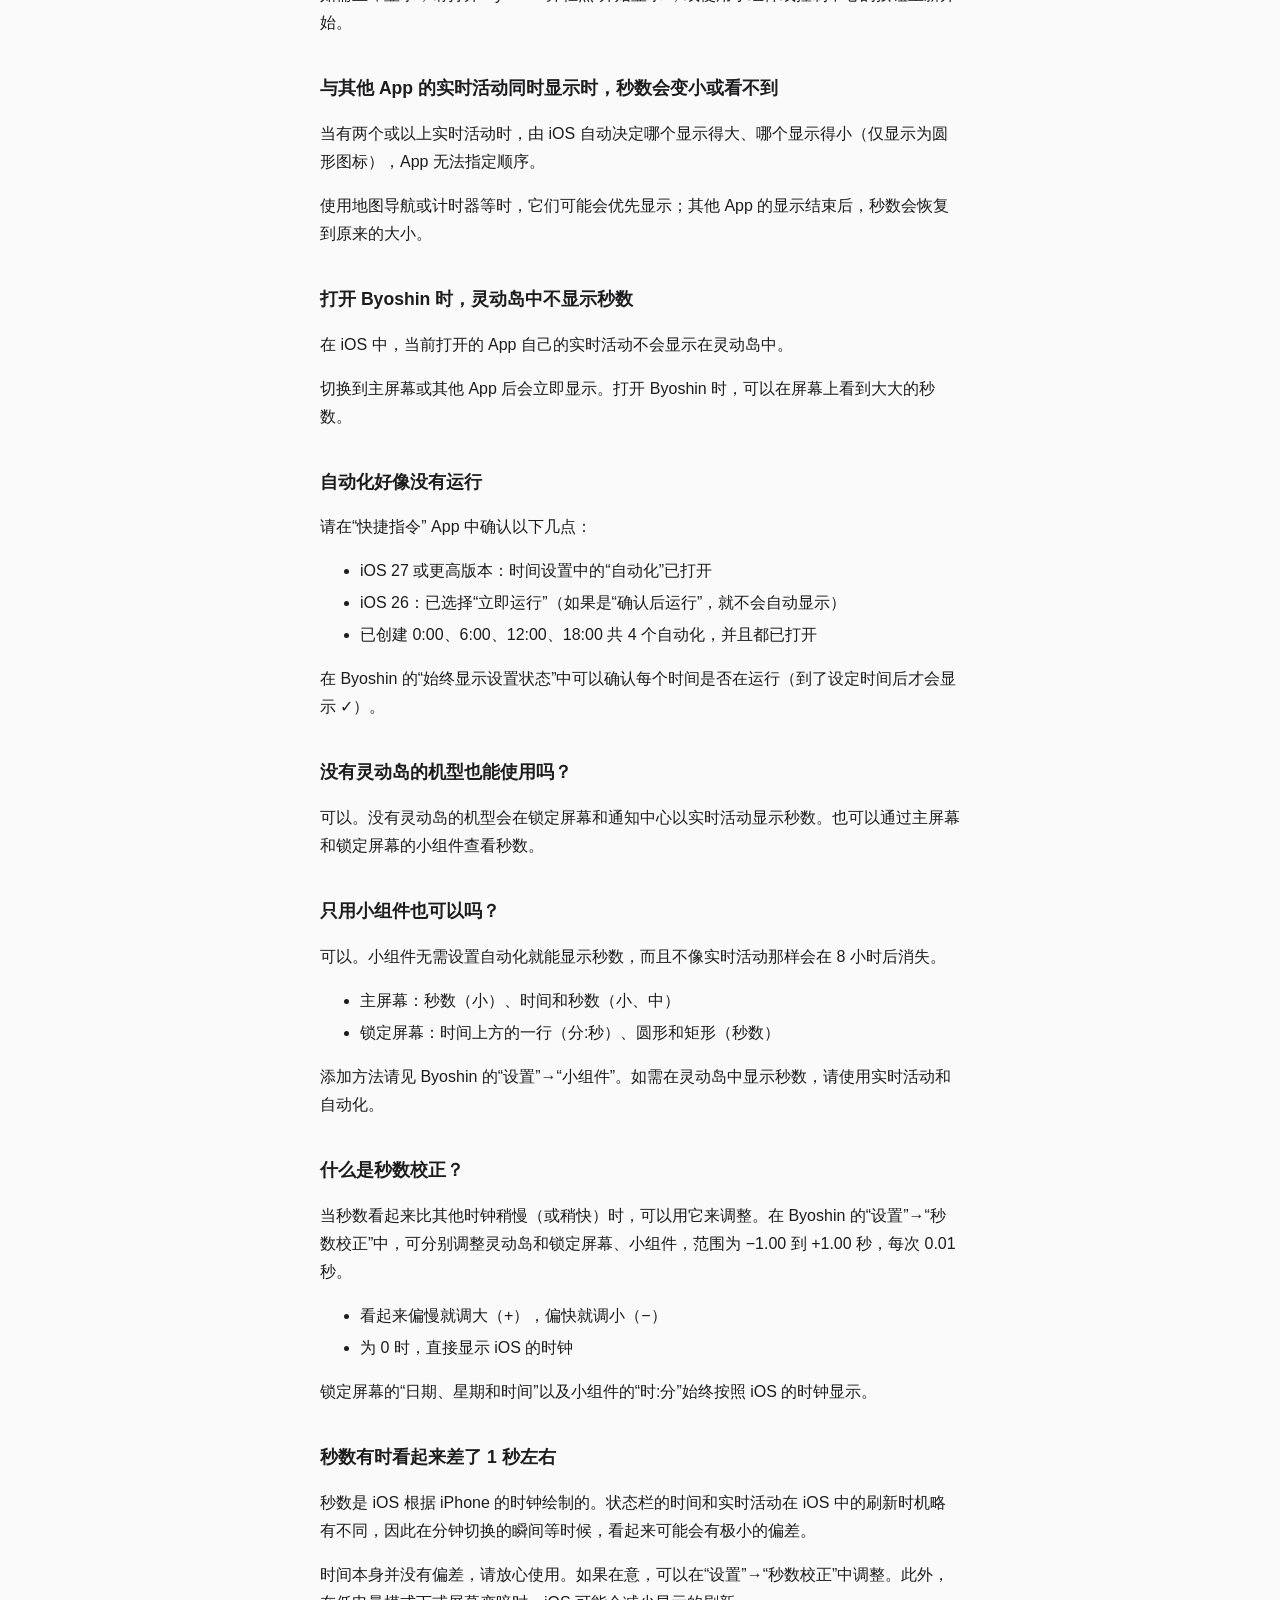
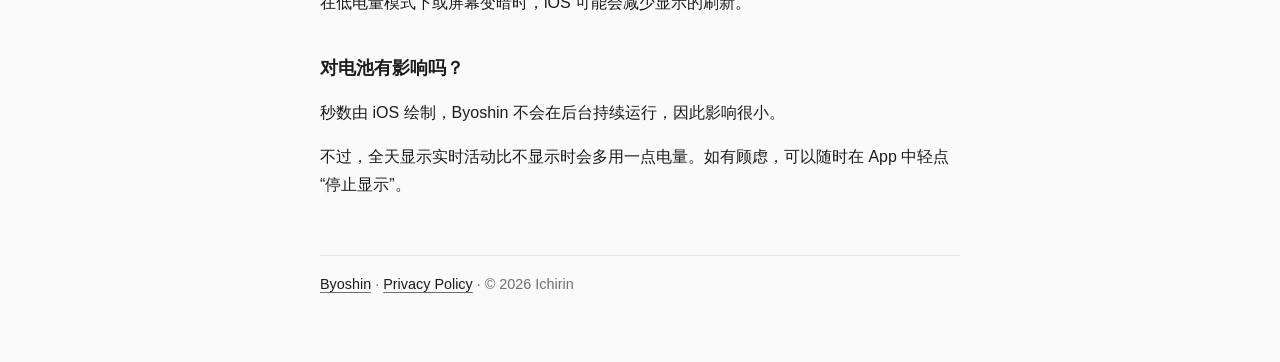
<file: zh-hans/support.html>
<!doctype html>
<html lang="zh-Hans">
<head>
<meta charset="utf-8">
<meta name="viewport" content="width=device-width, initial-scale=1">
<title>支持 - Byoshin</title>
<link rel="icon" href="../favicon.png">
<link rel="stylesheet" href="../style.css">
</head>
<body>
<main>
<header><img src="../icon.png" alt=""><div><div class="title">Byoshin</div><div class="sub">Seconds Clock</div></div></header>
<p class="langs"><a href="../support.html">日本語</a> · <a href="../en/support.html">English</a> · <a href="../es/support.html">Español</a> · <a href="../pt-br/support.html">Português (Brasil)</a> · <a href="../de/support.html">Deutsch</a> · <a href="../fr/support.html">Français</a> · <a href="../ko/support.html">한국어</a> · 简体中文 · <a href="../zh-hant/support.html">繁體中文</a></p>
<h1>支持</h1>
<p>如有疑问或问题，欢迎随时发送电子邮件。<br><a href="mailto:ichirin.apps@gmail.com">ichirin.apps@gmail.com</a></p>
<p class="note">Byoshin 通过 iOS 的实时活动来显示秒数。有些方面由 iOS 决定，App 无法更改，因此我们整理了常见问题。</p>

<h2 id="always-on">如何全天显示秒数？</h2>
<p>通过“快捷指令”的自动化，每 6 小时重新开始显示秒数。App 中的“设置始终显示”会根据你的 iOS 版本，用实际画面逐屏引导。</p>
<ul>
<li>iOS 27 或更高版本：“+”→“编辑”→“自动化”→“特定时间”，设为 0:00、每天，然后添加“开始显示秒数”（搜索“Byoshin”）</li>
<li>iOS 26：“自动化”→“新建自动化”→“特定时间”，设为 0:00、每天、“立即运行”，然后添加“开始显示秒数”</li>
<li>用同样的方法创建 6:00、12:00、18:00（共 4 个）</li>
</ul>
<p>小组件无需自动化也能显示秒数。</p>

<h2 id="status">如何确认已设置成功？</h2>
<p>轻点主屏幕上的“设置始终显示 n/4”，即可查看 4 个时间各自的运行状态（✓）。到了设定时间、自动化运行后会显示 ✓。</p>

<h2 id="not-shown">秒数没有显示</h2>
<p>请确认“设置”→“Byoshin”→“实时活动”已打开。关闭时，iOS 不允许显示，因此无法显示秒数。</p>
<p>打开后，进入 Byoshin 并轻点“开始显示”即可。</p>

<h2 id="eight-hours">大约 8 小时后显示就消失了</h2>
<p>在 iOS 中，实时活动最多只能连续显示 8 小时，因此任何 App 的实时活动都会在大约 8 小时后结束。</p>
<p>在“设置始终显示”中创建自动化后，每 6 小时会自动重新显示，秒数可以全天可见。不使用自动化时，也可以轻点结束前不久收到的通知来重新显示。</p>

<h2 id="lock-screen-only">可以只在锁定屏幕上隐藏吗？</h2>
<p>在 iOS 中，灵动岛和锁定屏幕上的实时活动是一组的，App 无法只显示其中之一。</p>
<p>因此，Byoshin 在锁定屏幕上只显示细细的一行，尽量不打扰你的墙纸。也可以在设置的“锁定屏幕显示”中选择“仅秒数”或“日期、星期和时间”。</p>

<h2 id="swiped-away">在锁定屏幕上轻扫移除后，秒数停止了</h2>
<p>在锁定屏幕上横向轻扫实时活动后，iOS 会结束该显示，直到下一次自动化运行时才会再次出现。</p>
<p>如需立即显示，请打开 Byoshin 并轻点“开始显示”，或使用小组件或控制中心的按钮重新开始。</p>

<h2 id="other-activities">与其他 App 的实时活动同时显示时，秒数会变小或看不到</h2>
<p>当有两个或以上实时活动时，由 iOS 自动决定哪个显示得大、哪个显示得小（仅显示为圆形图标），App 无法指定顺序。</p>
<p>使用地图导航或计时器等时，它们可能会优先显示；其他 App 的显示结束后，秒数会恢复到原来的大小。</p>

<h2 id="app-open">打开 Byoshin 时，灵动岛中不显示秒数</h2>
<p>在 iOS 中，当前打开的 App 自己的实时活动不会显示在灵动岛中。</p>
<p>切换到主屏幕或其他 App 后会立即显示。打开 Byoshin 时，可以在屏幕上看到大大的秒数。</p>

<h2 id="automation">自动化好像没有运行</h2>
<p>请在“快捷指令” App 中确认以下几点：</p>
<ul>
<li>iOS 27 或更高版本：时间设置中的“自动化”已打开</li>
<li>iOS 26：已选择“立即运行”（如果是“确认后运行”，就不会自动显示）</li>
<li>已创建 0:00、6:00、12:00、18:00 共 4 个自动化，并且都已打开</li>
</ul>
<p>在 Byoshin 的“始终显示设置状态”中可以确认每个时间是否在运行（到了设定时间后才会显示 ✓）。</p>

<h2 id="no-island">没有灵动岛的机型也能使用吗？</h2>
<p>可以。没有灵动岛的机型会在锁定屏幕和通知中心以实时活动显示秒数。也可以通过主屏幕和锁定屏幕的小组件查看秒数。</p>

<h2 id="widgets">只用小组件也可以吗？</h2>
<p>可以。小组件无需设置自动化就能显示秒数，而且不像实时活动那样会在 8 小时后消失。</p>
<ul>
<li>主屏幕：秒数（小）、时间和秒数（小、中）</li>
<li>锁定屏幕：时间上方的一行（分:秒）、圆形和矩形（秒数）</li>
</ul>
<p>添加方法请见 Byoshin 的“设置”→“小组件”。如需在灵动岛中显示秒数，请使用实时活动和自动化。</p>

<h2 id="offset-setting">什么是秒数校正？</h2>
<p>当秒数看起来比其他时钟稍慢（或稍快）时，可以用它来调整。在 Byoshin 的“设置”→“秒数校正”中，可分别调整灵动岛和锁定屏幕、小组件，范围为 −1.00 到 +1.00 秒，每次 0.01 秒。</p>
<ul>
<li>看起来偏慢就调大（+），偏快就调小（−）</li>
<li>为 0 时，直接显示 iOS 的时钟</li>
</ul>
<p>锁定屏幕的“日期、星期和时间”以及小组件的“时:分”始终按照 iOS 的时钟显示。</p>

<h2 id="offset">秒数有时看起来差了 1 秒左右</h2>
<p>秒数是 iOS 根据 iPhone 的时钟绘制的。状态栏的时间和实时活动在 iOS 中的刷新时机略有不同，因此在分钟切换的瞬间等时候，看起来可能会有极小的偏差。</p>
<p>时间本身并没有偏差，请放心使用。如果在意，可以在“设置”→“秒数校正”中调整。此外，在低电量模式下或屏幕变暗时，iOS 可能会减少显示的刷新。</p>

<h2 id="battery">对电池有影响吗？</h2>
<p>秒数由 iOS 绘制，Byoshin 不会在后台持续运行，因此影响很小。</p>
<p>不过，全天显示实时活动比不显示时会多用一点电量。如有顾虑，可以随时在 App 中轻点“停止显示”。</p>

<footer><a href="../en/">Byoshin</a> · <a href="../en/privacy.html">Privacy Policy</a> · © 2026 Ichirin</footer>
</main>
</body>
</html>
</file>
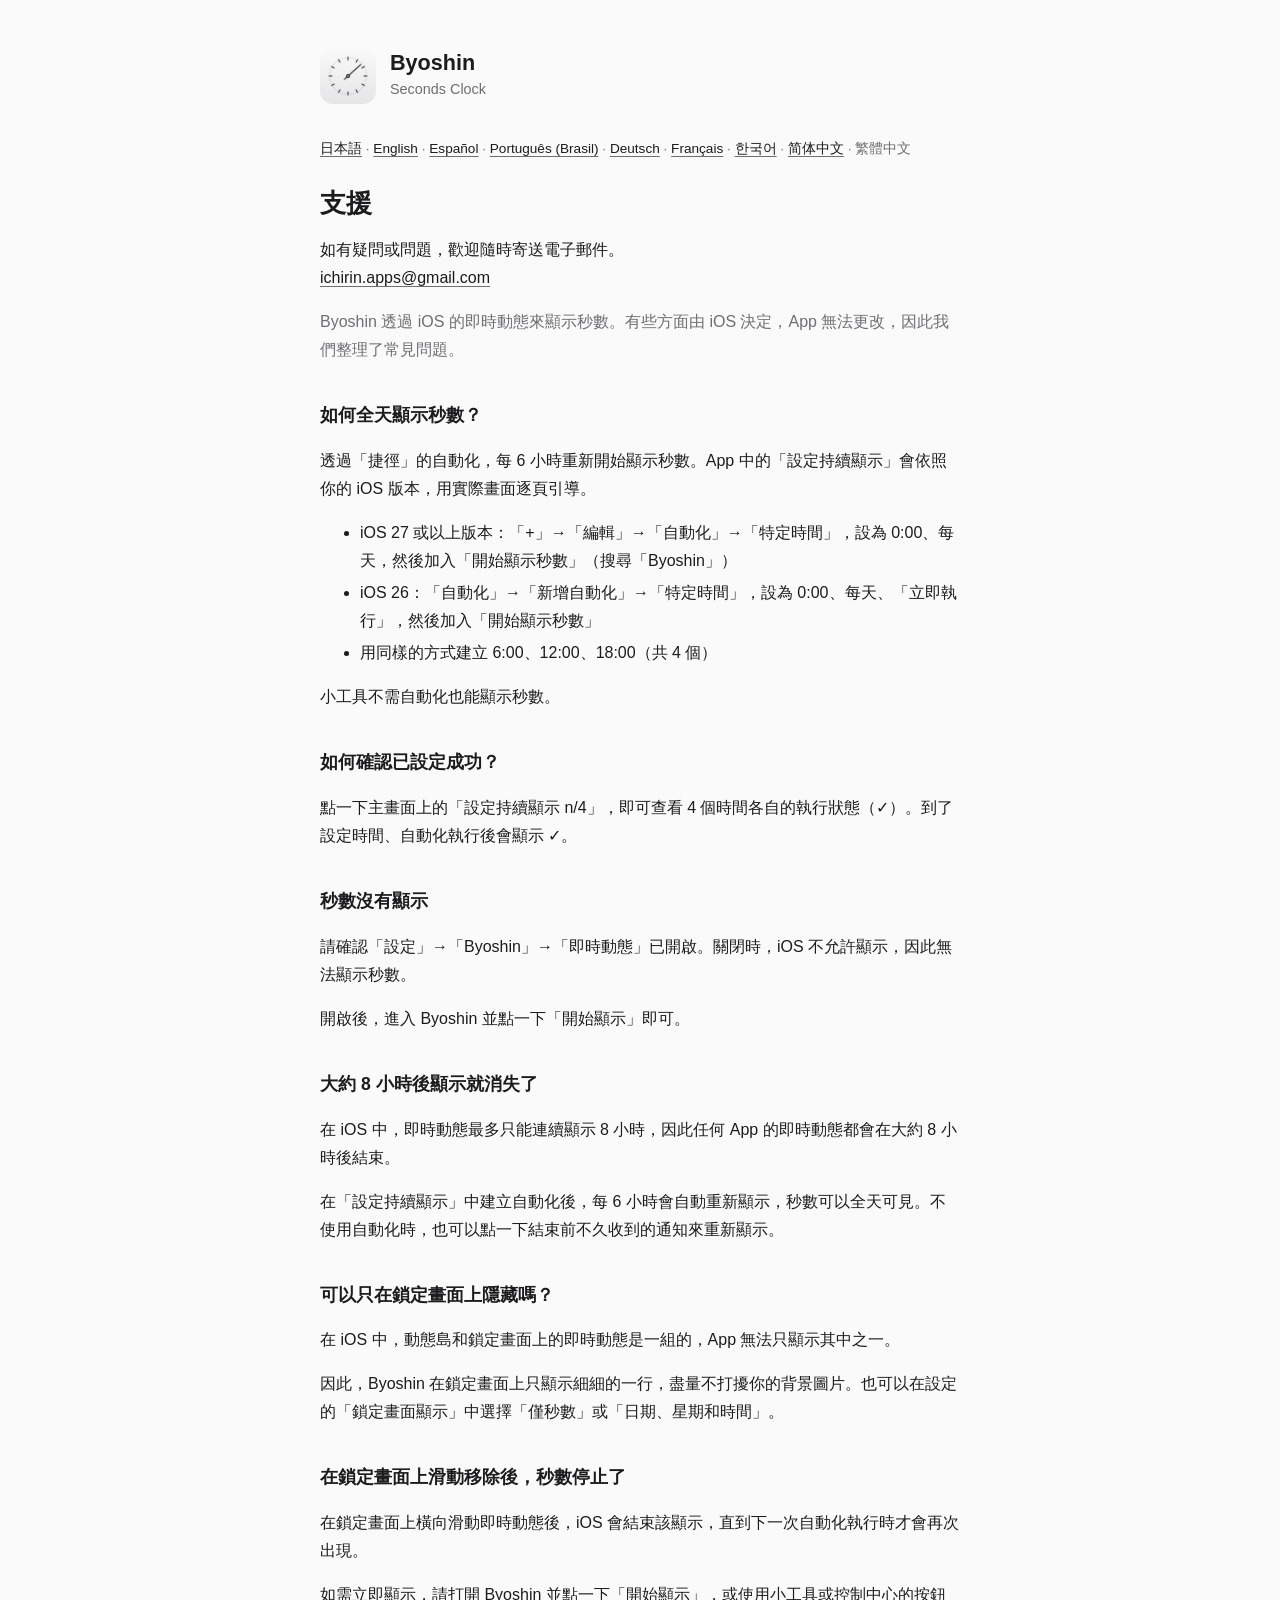
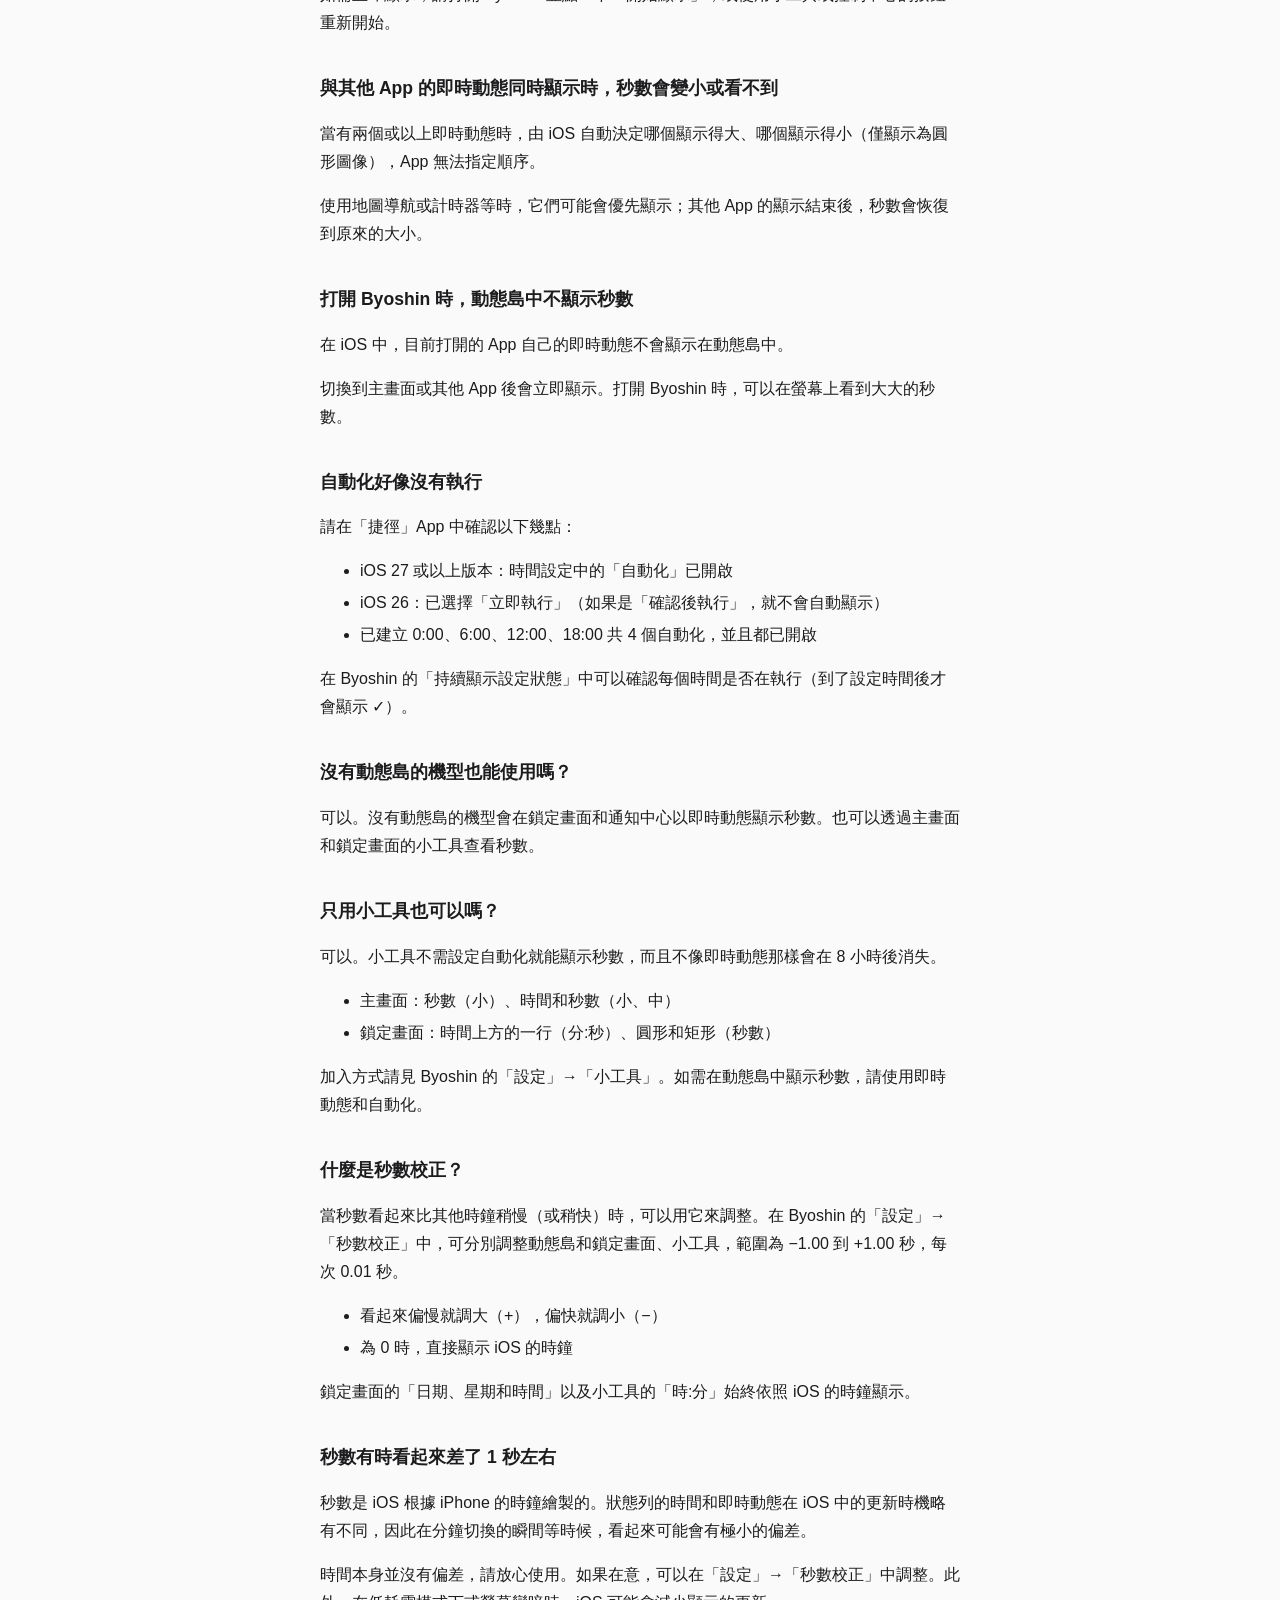
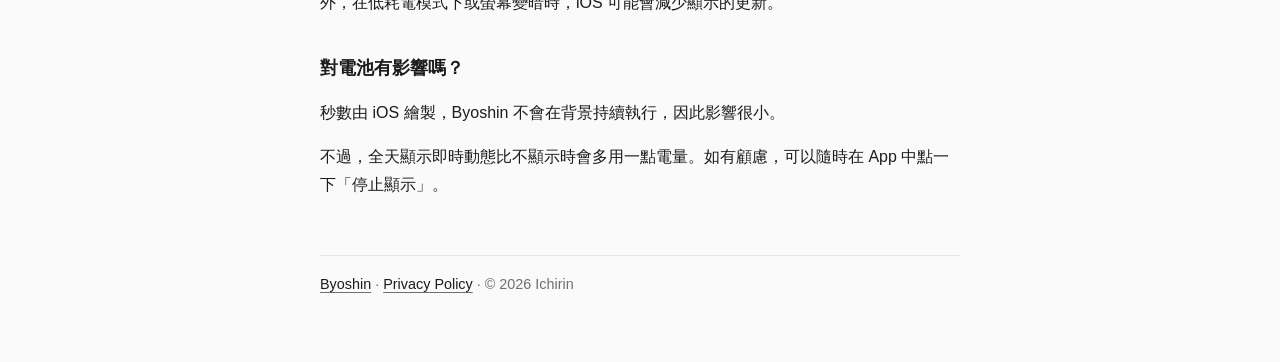
<file: zh-hant/support.html>
<!doctype html>
<html lang="zh-Hant">
<head>
<meta charset="utf-8">
<meta name="viewport" content="width=device-width, initial-scale=1">
<title>支援 - Byoshin</title>
<link rel="icon" href="../favicon.png">
<link rel="stylesheet" href="../style.css">
</head>
<body>
<main>
<header><img src="../icon.png" alt=""><div><div class="title">Byoshin</div><div class="sub">Seconds Clock</div></div></header>
<p class="langs"><a href="../support.html">日本語</a> · <a href="../en/support.html">English</a> · <a href="../es/support.html">Español</a> · <a href="../pt-br/support.html">Português (Brasil)</a> · <a href="../de/support.html">Deutsch</a> · <a href="../fr/support.html">Français</a> · <a href="../ko/support.html">한국어</a> · <a href="../zh-hans/support.html">简体中文</a> · 繁體中文</p>
<h1>支援</h1>
<p>如有疑問或問題，歡迎隨時寄送電子郵件。<br><a href="mailto:ichirin.apps@gmail.com">ichirin.apps@gmail.com</a></p>
<p class="note">Byoshin 透過 iOS 的即時動態來顯示秒數。有些方面由 iOS 決定，App 無法更改，因此我們整理了常見問題。</p>

<h2 id="always-on">如何全天顯示秒數？</h2>
<p>透過「捷徑」的自動化，每 6 小時重新開始顯示秒數。App 中的「設定持續顯示」會依照你的 iOS 版本，用實際畫面逐頁引導。</p>
<ul>
<li>iOS 27 或以上版本：「+」→「編輯」→「自動化」→「特定時間」，設為 0:00、每天，然後加入「開始顯示秒數」（搜尋「Byoshin」）</li>
<li>iOS 26：「自動化」→「新增自動化」→「特定時間」，設為 0:00、每天、「立即執行」，然後加入「開始顯示秒數」</li>
<li>用同樣的方式建立 6:00、12:00、18:00（共 4 個）</li>
</ul>
<p>小工具不需自動化也能顯示秒數。</p>

<h2 id="status">如何確認已設定成功？</h2>
<p>點一下主畫面上的「設定持續顯示 n/4」，即可查看 4 個時間各自的執行狀態（✓）。到了設定時間、自動化執行後會顯示 ✓。</p>

<h2 id="not-shown">秒數沒有顯示</h2>
<p>請確認「設定」→「Byoshin」→「即時動態」已開啟。關閉時，iOS 不允許顯示，因此無法顯示秒數。</p>
<p>開啟後，進入 Byoshin 並點一下「開始顯示」即可。</p>

<h2 id="eight-hours">大約 8 小時後顯示就消失了</h2>
<p>在 iOS 中，即時動態最多只能連續顯示 8 小時，因此任何 App 的即時動態都會在大約 8 小時後結束。</p>
<p>在「設定持續顯示」中建立自動化後，每 6 小時會自動重新顯示，秒數可以全天可見。不使用自動化時，也可以點一下結束前不久收到的通知來重新顯示。</p>

<h2 id="lock-screen-only">可以只在鎖定畫面上隱藏嗎？</h2>
<p>在 iOS 中，動態島和鎖定畫面上的即時動態是一組的，App 無法只顯示其中之一。</p>
<p>因此，Byoshin 在鎖定畫面上只顯示細細的一行，盡量不打擾你的背景圖片。也可以在設定的「鎖定畫面顯示」中選擇「僅秒數」或「日期、星期和時間」。</p>

<h2 id="swiped-away">在鎖定畫面上滑動移除後，秒數停止了</h2>
<p>在鎖定畫面上橫向滑動即時動態後，iOS 會結束該顯示，直到下一次自動化執行時才會再次出現。</p>
<p>如需立即顯示，請打開 Byoshin 並點一下「開始顯示」，或使用小工具或控制中心的按鈕重新開始。</p>

<h2 id="other-activities">與其他 App 的即時動態同時顯示時，秒數會變小或看不到</h2>
<p>當有兩個或以上即時動態時，由 iOS 自動決定哪個顯示得大、哪個顯示得小（僅顯示為圓形圖像），App 無法指定順序。</p>
<p>使用地圖導航或計時器等時，它們可能會優先顯示；其他 App 的顯示結束後，秒數會恢復到原來的大小。</p>

<h2 id="app-open">打開 Byoshin 時，動態島中不顯示秒數</h2>
<p>在 iOS 中，目前打開的 App 自己的即時動態不會顯示在動態島中。</p>
<p>切換到主畫面或其他 App 後會立即顯示。打開 Byoshin 時，可以在螢幕上看到大大的秒數。</p>

<h2 id="automation">自動化好像沒有執行</h2>
<p>請在「捷徑」App 中確認以下幾點：</p>
<ul>
<li>iOS 27 或以上版本：時間設定中的「自動化」已開啟</li>
<li>iOS 26：已選擇「立即執行」（如果是「確認後執行」，就不會自動顯示）</li>
<li>已建立 0:00、6:00、12:00、18:00 共 4 個自動化，並且都已開啟</li>
</ul>
<p>在 Byoshin 的「持續顯示設定狀態」中可以確認每個時間是否在執行（到了設定時間後才會顯示 ✓）。</p>

<h2 id="no-island">沒有動態島的機型也能使用嗎？</h2>
<p>可以。沒有動態島的機型會在鎖定畫面和通知中心以即時動態顯示秒數。也可以透過主畫面和鎖定畫面的小工具查看秒數。</p>

<h2 id="widgets">只用小工具也可以嗎？</h2>
<p>可以。小工具不需設定自動化就能顯示秒數，而且不像即時動態那樣會在 8 小時後消失。</p>
<ul>
<li>主畫面：秒數（小）、時間和秒數（小、中）</li>
<li>鎖定畫面：時間上方的一行（分:秒）、圓形和矩形（秒數）</li>
</ul>
<p>加入方式請見 Byoshin 的「設定」→「小工具」。如需在動態島中顯示秒數，請使用即時動態和自動化。</p>

<h2 id="offset-setting">什麼是秒數校正？</h2>
<p>當秒數看起來比其他時鐘稍慢（或稍快）時，可以用它來調整。在 Byoshin 的「設定」→「秒數校正」中，可分別調整動態島和鎖定畫面、小工具，範圍為 −1.00 到 +1.00 秒，每次 0.01 秒。</p>
<ul>
<li>看起來偏慢就調大（+），偏快就調小（−）</li>
<li>為 0 時，直接顯示 iOS 的時鐘</li>
</ul>
<p>鎖定畫面的「日期、星期和時間」以及小工具的「時:分」始終依照 iOS 的時鐘顯示。</p>

<h2 id="offset">秒數有時看起來差了 1 秒左右</h2>
<p>秒數是 iOS 根據 iPhone 的時鐘繪製的。狀態列的時間和即時動態在 iOS 中的更新時機略有不同，因此在分鐘切換的瞬間等時候，看起來可能會有極小的偏差。</p>
<p>時間本身並沒有偏差，請放心使用。如果在意，可以在「設定」→「秒數校正」中調整。此外，在低耗電模式下或螢幕變暗時，iOS 可能會減少顯示的更新。</p>

<h2 id="battery">對電池有影響嗎？</h2>
<p>秒數由 iOS 繪製，Byoshin 不會在背景持續執行，因此影響很小。</p>
<p>不過，全天顯示即時動態比不顯示時會多用一點電量。如有顧慮，可以隨時在 App 中點一下「停止顯示」。</p>

<footer><a href="../en/">Byoshin</a> · <a href="../en/privacy.html">Privacy Policy</a> · © 2026 Ichirin</footer>
</main>
</body>
</html>
</file>
<file: style.css>
:root {
  --bg: #fafafa;
  --fg: #1c1c1e;
  --muted: #6e6e73;
  --accent: #1c1c1e;
  --card: #ffffff;
  --line: #e5e5ea;
}
@media (prefers-color-scheme: dark) {
  :root {
    --bg: #0b0b0c;
    --fg: #f2f2f7;
    --muted: #98989d;
    --accent: #f2f2f7;
    --card: #1c1c1e;
    --line: #2c2c2e;
  }
}
* { box-sizing: border-box; }
body {
  margin: 0;
  background: var(--bg);
  color: var(--fg);
  font-family: -apple-system, BlinkMacSystemFont, "Hiragino Sans", "Helvetica Neue", "Segoe UI", sans-serif;
  line-height: 1.75;
  -webkit-text-size-adjust: 100%;
}
main { max-width: 680px; margin: 0 auto; padding: 48px 20px 64px; }
header { display: flex; align-items: center; gap: 14px; margin-bottom: 32px; }
header img { width: 56px; height: 56px; border-radius: 13px; }
header .title { font-size: 1.35rem; font-weight: 700; line-height: 1.3; }
header .sub { color: var(--muted); font-size: 0.9rem; }
h1 { font-size: 1.6rem; line-height: 1.35; margin: 0 0 8px; }
h2 { font-size: 1.1rem; margin: 36px 0 8px; }
p, li { font-size: 1rem; }
a { color: var(--accent); text-decoration: underline; text-decoration-color: var(--muted); text-underline-offset: 3px; }
a:hover { text-decoration-color: var(--accent); }
.updated { color: var(--muted); font-size: 0.9rem; }
.card { background: var(--card); border: 1px solid var(--line); border-radius: 16px; padding: 4px 20px; margin: 16px 0; }
.links { list-style: none; padding: 0; }
.links li { margin: 10px 0; }
ol li { margin: 4px 0; }
.important { border-left: 4px solid var(--accent); padding: 8px 14px; background: var(--card); border-radius: 8px; }
footer { margin-top: 56px; color: var(--muted); font-size: 0.9rem; border-top: 1px solid var(--line); padding-top: 16px; }
.lang { float: right; }
.langs { color: var(--muted); font-size: 0.85rem; line-height: 1.9; margin: 0 0 24px; }
.note { color: var(--muted); }
h2 { scroll-margin-top: 16px; }
ul li { margin: 4px 0; }
</file>
